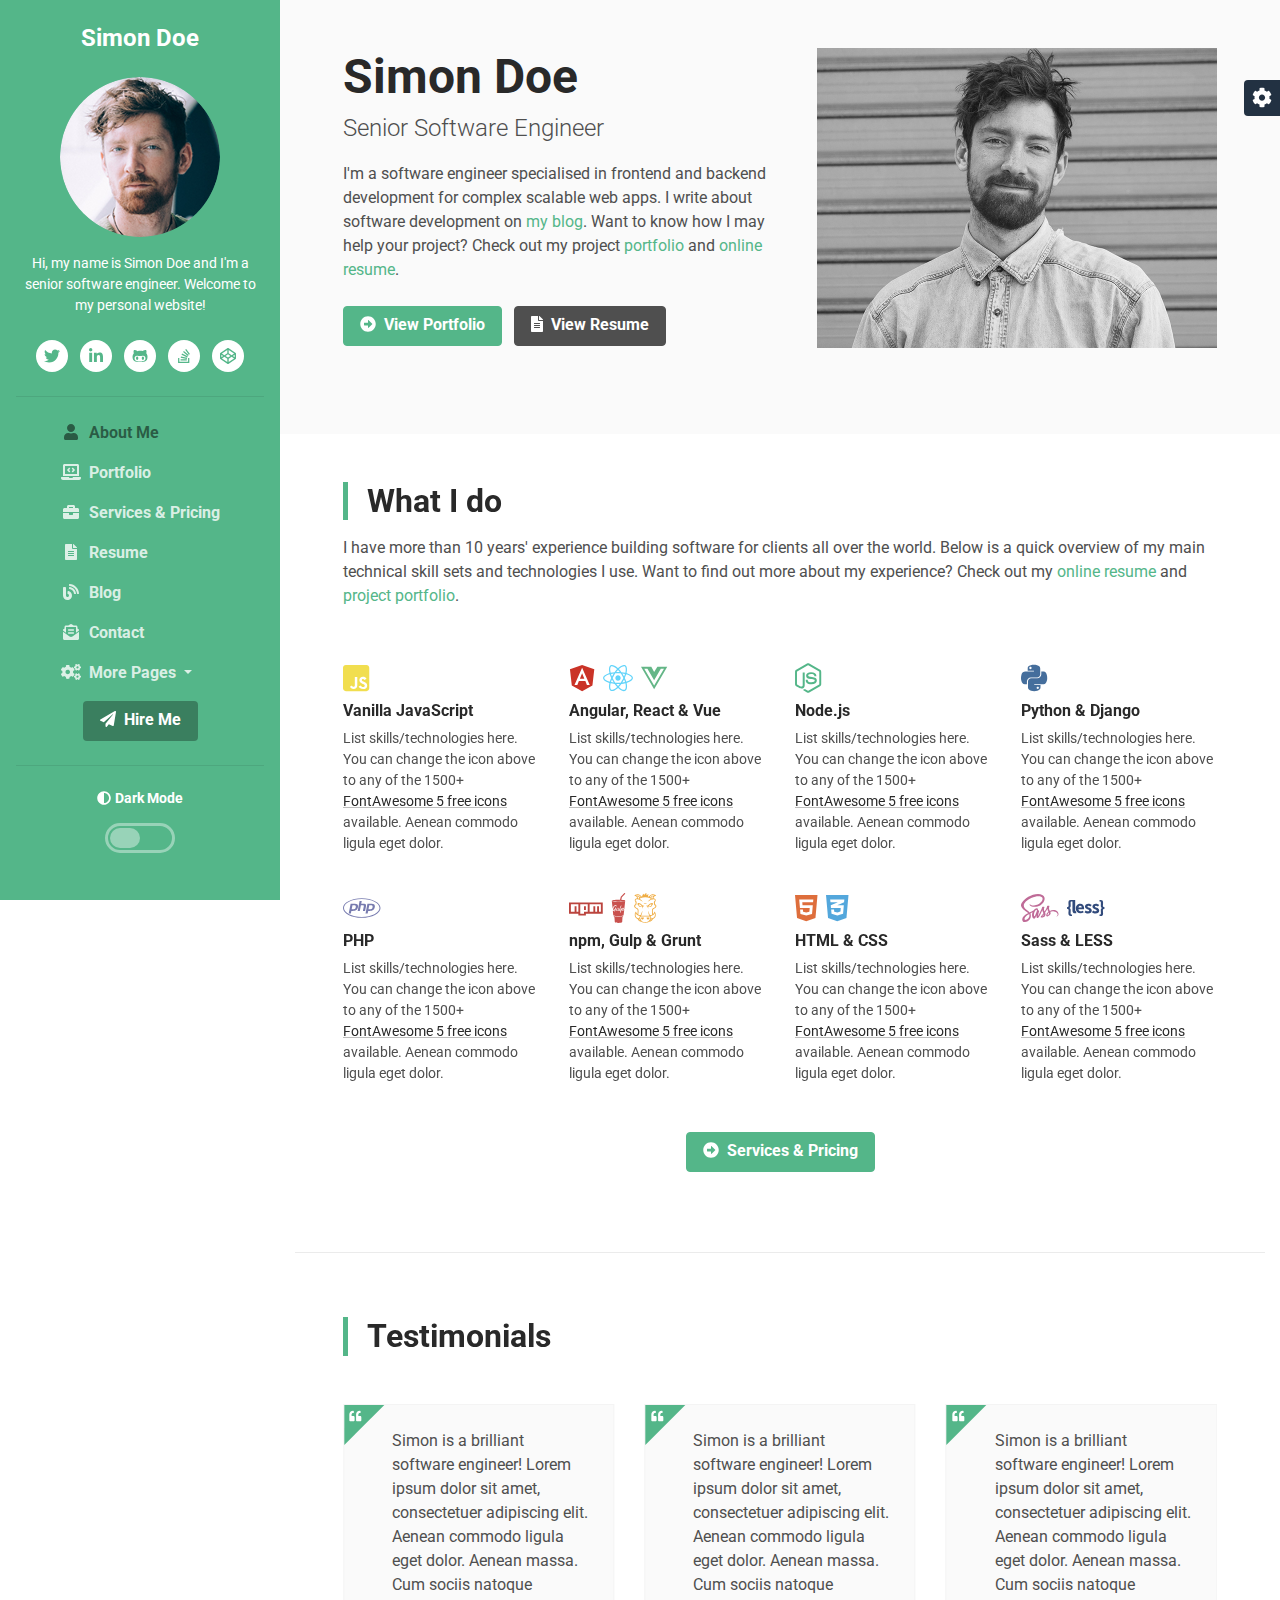
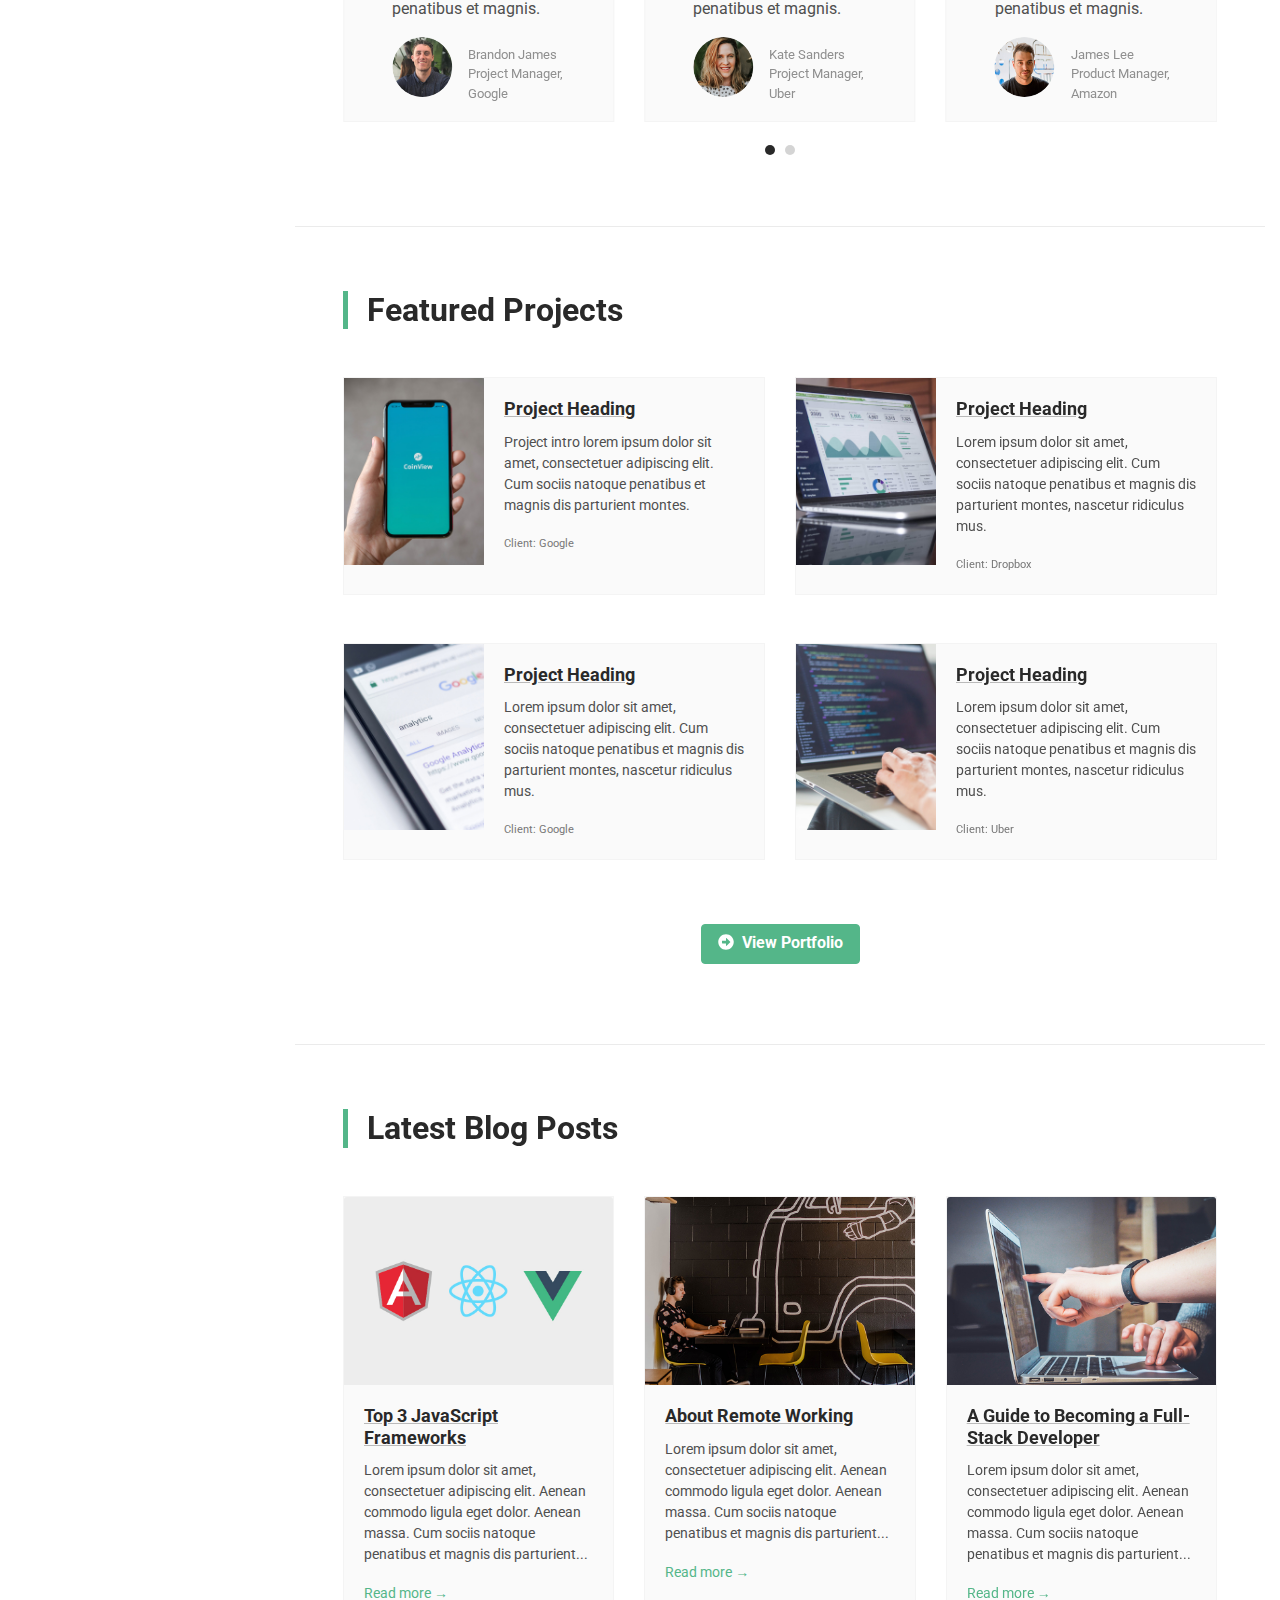
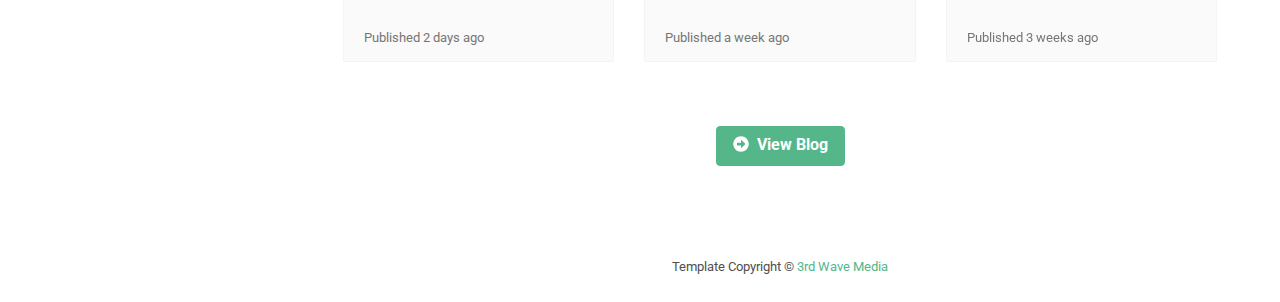
<file: themes.3rdwavemedia.com/devcard/bs4/index.html>
<!DOCTYPE html>
<html lang="en"> 

<!-- Mirrored from themes.3rdwavemedia.com/devcard/bs4/ by HTTrack Website Copier/3.x [XR&CO'2014], Tue, 22 Dec 2020 16:21:58 GMT -->
<head>
	<title>DevCard - Bootstrap 4 vCard &amp; Portfolio Template For Developers</title>
	
	<!-- Meta -->
	<meta charset="utf-8">
	<meta http-equiv="X-UA-Compatible" content="IE=edge">
	<meta name="viewport" content="width=device-width, initial-scale=1.0">
	<meta name="description" content="DevCard Bootstrap 4 Template">
	<meta name="author" content="Xiaoying Riley at 3rd Wave Media">    
	<link rel="shortcut icon" href="favicon.ico"> 
	
	<!-- Google Fonts -->
	<link href="https://fonts.googleapis.com/css?family=Roboto:300,400,500,700" rel="stylesheet">
	
	<!-- FontAwesome JS -->
    <script defer src="assets/fontawesome/js/all.js"></script>
    
    <!-- Plugin CSS -->
    <link rel="stylesheet" href="assets/plugins/tiny-slider/tiny-slider.css">

	<!-- Theme CSS -->  
	<link id="theme-style" rel="stylesheet" href="assets/css/theme-1.css">

</head> 

<body>
	
	<header class="header text-center">	    
		<div class="force-overflow">
			<h1 class="blog-name pt-lg-4 mb-0"><a href="index-2.html">Simon Doe</a></h1>
			
			<nav class="navbar navbar-expand-lg navbar-dark" >
				
				<button class="navbar-toggler" type="button" data-toggle="collapse" data-target="#navigation" aria-controls="navigation" aria-expanded="false" aria-label="Toggle navigation">
					<span class="navbar-toggler-icon"></span>
				</button>
				
				<div id="navigation" class="collapse navbar-collapse flex-column" >
					<div class="profile-section pt-3 pt-lg-0">
						<img class="profile-image mb-3 rounded-circle mx-auto" src="assets/images/profile.png" alt="image" >			
						
						<div class="bio mb-3">Hi, my name is Simon Doe and I'm a senior software engineer. Welcome to my personal website!</div><!--//bio-->
						<ul class="social-list list-inline py-2 mx-auto">
							<li class="list-inline-item"><a href="#"><i class="fab fa-twitter fa-fw"></i></a></li>
							<li class="list-inline-item"><a href="#"><i class="fab fa-linkedin-in fa-fw"></i></a></li>
							<li class="list-inline-item"><a href="#"><i class="fab fa-github-alt fa-fw"></i></a></li>
							<li class="list-inline-item"><a href="#"><i class="fab fa-stack-overflow fa-fw"></i></a></li>
							<li class="list-inline-item"><a href="#"><i class="fab fa-codepen fa-fw"></i></a></li>
						</ul><!--//social-list-->
						<hr> 
					</div><!--//profile-section-->
					
					<ul class="navbar-nav flex-column text-left">
						<li class="nav-item active">
							<a class="nav-link" href="index-2.html"><i class="fas fa-user fa-fw mr-2"></i>About Me<span class="sr-only">(current)</span></a>
						</li>
						<li class="nav-item">
							<a class="nav-link" href="portfolio.html"><i class="fas fa-laptop-code fa-fw mr-2"></i>Portfolio</a>
						</li>
						<li class="nav-item">
							<a class="nav-link" href="services.html"><i class="fas fa-briefcase fa-fw mr-2"></i>Services &amp; Pricing</a>
						</li>
						<li class="nav-item">
							<a class="nav-link" href="resume.html"><i class="fas fa-file-alt fa-fw mr-2"></i>Resume</a>
						</li>
						<li class="nav-item">
							<a class="nav-link" href="blog-home.html"><i class="fas fa-blog fa-fw mr-2"></i>Blog</a>
						</li>
						<li class="nav-item">
							<a class="nav-link" href="contact.html"><i class="fas fa-envelope-open-text fa-fw mr-2"></i>Contact</a>
						</li>
						<li class="nav-item dropdown">
							<a class="nav-link dropdown-toggle" href="#" id="navbarDropdown" role="button" data-toggle="dropdown" aria-haspopup="true" aria-expanded="false">
								<i class="fas fa-cogs fa-fw mr-2"></i>More Pages
							</a>
							<div class="dropdown-menu" aria-labelledby="navbarDropdown">
								<a class="dropdown-item" href="project.html">Project Page</a>
								<a class="dropdown-item" href="blog-home.html">Blog Home 1</a>
								<a class="dropdown-item" href="blog-home-alt.html">Blog Home 2</a>
								<a class="dropdown-item" href="blog-post.html">Blog Post</a>
							</div>
						</li>
					</ul>
					
					<div class="my-2">
						<a class="btn btn-primary" href="contact.html" target="_blank"><i class="fas fa-paper-plane mr-2"></i>Hire Me</a>
					</div>
					
	
					<div class="dark-mode-toggle text-center w-100">
						<hr class="mb-4">
					    <h4 class="toggle-name mb-3 "><i class="fas fa-adjust mr-1"></i>Dark Mode</h4>
					    
					    <input class="toggle" id="darkmode" type="checkbox">
					    <label class="toggle-btn mx-auto mb-0" for="darkmode"></label>
					    
					</div><!--//dark-mode-toggle-->
					
				</div>
			</nav>
		</div><!--//force-overflow-->
	</header>
	
	<div class="main-wrapper">
		
		<section class="about-me-section p-3 p-lg-5 theme-bg-light">
			<div class="container">
				<div class="profile-teaser media flex-column flex-lg-row">
					
					<div class="media-body">
						<h2 class="name font-weight-bold mb-1">Simon Doe</h2>
						<div class="tagline mb-3">Senior Software Engineer</div>
						<div class="bio mb-4">I'm a software engineer specialised in frontend and backend development for complex scalable web apps. I write about software development on <a class="link-on-bg" href="blog-home.html">my blog</a>. Want to know how I may help your project? Check out my project <a class="link-on-bg" href="projects.html">portfolio</a> and <a class="link-on-bg" href="resume.html">online resume</a>.
						</div><!--//bio-->
						<div class="mb-4">
							<a class="btn btn-primary mr-2 mb-3" href="portfolio.html"><i class="fas fa-arrow-alt-circle-right mr-2"></i><span class="d-none d-md-inline">View</span> Portfolio</a>
							<a class="btn btn-secondary mb-3" href="resume.html"><i class="fas fa-file-alt mr-2"></i><span class="d-none d-md-inline">View</span> Resume</a>
						</div>
					</div><!--//media-body-->
					<img class="profile-image mb-3 mb-lg-0 ml-lg-5 mr-md-0" src="assets/images/profile-lg.jpg" alt="">
				</div>
			</div>
		</section><!--//about-me-section-->
		
		<section class="overview-section p-3 p-lg-5">
			<div class="container">
				<h2 class="section-title font-weight-bold mb-3">What I do</h2>
				<div class="section-intro mb-5">I have more than 10 years' experience building software for clients all over the world. Below is a quick overview of my main technical skill sets and technologies I use. Want to find out more about my experience? Check out my <a href="resume.html">online resume</a> and <a href="portfolio.html">project portfolio</a>.</div>
				<div class="row">
					<div class="item col-6 col-lg-3">
						<div class="item-inner">
							<div class="item-icon"><i class="fab fa-js-square"></i></div>
							<h3 class="item-title">Vanilla JavaScript</h3>
							<div class="item-desc">List skills/technologies here. You can change the icon above to any of the 1500+ <a class="theme-link" href="https://fontawesome.com/" target="_blank">FontAwesome 5 free icons</a> available. Aenean commodo ligula eget dolor.</div>
						</div><!--//item-inner-->
					</div><!--//item-->
					<div class="item col-6 col-lg-3">
						<div class="item-inner">
							<div class="item-icon"><i class="fab fa-angular mr-2"></i><i class="fab fa-react mr-2"></i><i class="fab fa-vuejs"></i></div>
							<h3 class="item-title">Angular, React &amp;  Vue</h3>
							<div class="item-desc">List skills/technologies here. You can change the icon above to any of the 1500+ <a class="theme-link" href="https://fontawesome.com/" target="_blank">FontAwesome 5 free icons</a> available. Aenean commodo ligula eget dolor.  </div>
						</div><!--//item-inner-->
					</div><!--//item-->
					
					<div class="item col-6 col-lg-3">
						<div class="item-inner">
							<div class="item-icon"><i class="fab fa-node-js"></i></div>
							<h3 class="item-title">Node.js</h3>
							<div class="item-desc">List skills/technologies here. You can change the icon above to any of the 1500+ <a class="theme-link" href="https://fontawesome.com/" target="_blank">FontAwesome 5 free icons</a> available. Aenean commodo ligula eget dolor.  </div>
						</div><!--//item-inner-->
					</div><!--//item-->
					
					<div class="item col-6 col-lg-3">
						<div class="item-inner">
							<div class="item-icon"><i class="fab fa-python"></i></div>
							<h3 class="item-title">Python &amp; Django</h3>
							<div class="item-desc">List skills/technologies here. You can change the icon above to any of the 1500+ <a class="theme-link" href="https://fontawesome.com/" target="_blank">FontAwesome 5 free icons</a> available. Aenean commodo ligula eget dolor.  </div>
						</div><!--//item-inner-->
					</div><!--//item-->
					<div class="item col-6 col-lg-3">
						<div class="item-inner">
							<div class="item-icon"><i class="fab fa-php"></i></div>
							<h3 class="item-title">PHP</h3>
							<div class="item-desc">List skills/technologies here. You can change the icon above to any of the 1500+ <a class="theme-link" href="https://fontawesome.com/" target="_blank">FontAwesome 5 free icons</a> available. Aenean commodo ligula eget dolor.  </div>
						</div><!--//item-inner-->
					</div><!--//item-->
					<div class="item col-6 col-lg-3">
						<div class="item-inner">
							<div class="item-icon"><i class="fab fa-npm mr-2"></i><i class="fab fa-gulp mr-2"></i><i class="fab fa-grunt"></i></div>
							<h3 class="item-title">npm, Gulp &amp; Grunt</h3>
							<div class="item-desc">List skills/technologies here. You can change the icon above to any of the 1500+ <a class="theme-link" href="https://fontawesome.com/" target="_blank">FontAwesome 5 free icons</a> available. Aenean commodo ligula eget dolor.  </div>
						</div><!--//item-inner-->
					</div><!--//item-->
					<div class="item col-6 col-lg-3">
						<div class="item-inner">
							<div class="item-icon"><i class="fab fa-html5 mr-2"></i><i class="fab fa-css3-alt"></i></div>
							<h3 class="item-title">HTML &amp; CSS</h3>
							<div class="item-desc">List skills/technologies here. You can change the icon above to any of the 1500+ <a class="theme-link" href="https://fontawesome.com/" target="_blank">FontAwesome 5 free icons</a> available. Aenean commodo ligula eget dolor.  </div>
						</div><!--//item-inner-->
					</div><!--//item-->
					<div class="item col-6 col-lg-3">
						<div class="item-inner">
							<div class="item-icon"><i class="fab fa-sass mr-2"></i><i class="fab fa-less"></i></div>
							<h3 class="item-title">Sass &amp; LESS</h3>
							<div class="item-desc">List skills/technologies here. You can change the icon above to any of the 1500+ <a class="theme-link" href="https://fontawesome.com/" target="_blank">FontAwesome 5 free icons</a> available. Aenean commodo ligula eget dolor.  </div>
						</div><!--//item-inner-->
					</div><!--//item-->
				</div><!--//row-->
				<div class="text-center py-3"><a href="services.html" class="btn btn-primary"><i class="fas fa-arrow-alt-circle-right mr-2"></i>Services &amp; Pricing
					
				</a></div>
				
			</div><!--//container-->
		</section>
		
		<div class="container"><hr></div>
		
		<section class="testimonials-section p-3 p-lg-5">
			<div class="container">
				<h2 class="section-title font-weight-bold mb-5">Testimonials</h2>
				
				<div class="testiomonial-carousel-container">
					<div class="testimonial-carousel  tiny-slider">
	                    <div class="item">
							<div class="item-inner">
								<div class="quote-holder">
									<blockquote class="quote-content">
										Simon is a brilliant software engineer! Lorem ipsum dolor sit amet, consectetuer adipiscing elit. Aenean commodo ligula eget dolor. Aenean massa. Cum sociis natoque penatibus et magnis.
									</blockquote>
									<i class="fas fa-quote-left"></i>
								</div><!--//quote-holder-->
								<div class="source-holder">
									<div class="source-profile">
										<img src="assets/images/clients/profile-1.png" alt="image"/>
									</div>
									<div class="meta">
										<div class="name">Brandon James</div>
										<div class="info">Project Manager, Google</div>
									</div>
								</div>
							</div><!--//item-inner-->
						</div><!--//item-->
						
						<div class="item">
							<div class="item-inner">
								<div class="quote-holder">
									<blockquote class="quote-content">
										Simon is a brilliant software engineer! Lorem ipsum dolor sit amet, consectetuer adipiscing elit. Aenean commodo ligula eget dolor. Aenean massa. Cum sociis natoque penatibus et magnis.
									</blockquote>
									<i class="fas fa-quote-left"></i>
								</div><!--//quote-holder-->
								<div class="source-holder">
									<div class="source-profile">
										<img src="assets/images/clients/profile-2.png" alt="image"/>
									</div>
									<div class="meta">
										<div class="name">Kate Sanders</div>
										<div class="info">Project Manager, Uber</div>
									</div>
								</div>
							</div><!--//item-inner-->
						</div><!--//item-->
						
						<div class="item">
							<div class="item-inner">
								<div class="quote-holder">
									<blockquote class="quote-content">
										Simon is a brilliant software engineer! Lorem ipsum dolor sit amet, consectetuer adipiscing elit. Aenean commodo ligula eget dolor. Aenean massa. Cum sociis natoque penatibus et magnis.
									</blockquote>
									<i class="fas fa-quote-left"></i>
								</div><!--//quote-holder-->
								<div class="source-holder">
									<div class="source-profile">
										<img src="assets/images/clients/profile-3.png" alt="image"/>
									</div>
									<div class="meta">
										<div class="name">James Lee</div>
										<div class="info">Product Manager, Amazon</div>
									</div>
								</div>
						    </div><!--//item-inner-->
						</div><!--//item-->
						
						<div class="item">
							<div class="item-inner">
								<div class="quote-holder">
									<blockquote class="quote-content">
										Simon is a brilliant software engineer! Lorem ipsum dolor sit amet, consectetuer adipiscing elit. Aenean commodo ligula eget dolor. Aenean massa. Cum sociis natoque penatibus et magnis.
									</blockquote>
									<i class="fas fa-quote-left"></i>
								</div><!--//quote-holder-->
								<div class="source-holder">
									<div class="source-profile">
										<img src="assets/images/clients/profile-4.png" alt="image"/>
									</div>
									<div class="meta">
										<div class="name">James Lee</div>
										<div class="info">Product Manager, Amazon</div>
									</div>
								</div>
						    </div><!--//item-inner-->
						</div><!--//item-->
						
						<div class="item">
							<div class="item-inner">
								<div class="quote-holder">
									<blockquote class="quote-content">
										Simon is a brilliant software engineer! Lorem ipsum dolor sit amet, consectetuer adipiscing elit. Aenean commodo ligula eget dolor. Aenean massa. Cum sociis natoque penatibus et magnis.
									</blockquote>
									<i class="fas fa-quote-left"></i>
								</div><!--//quote-holder-->
								<div class="source-holder">
									<div class="source-profile">
										<img src="assets/images/clients/profile-5.png" alt="image"/>
									</div>
									<div class="meta">
										<div class="name">Olivia White</div>
										<div class="info">Product Manager, Dropbox</div>
									</div>
								</div>
						    </div><!--//item-inner-->
						</div><!--//item-->
						
						<div class="item">
							<div class="item-inner">
								<div class="quote-holder">
									<blockquote class="quote-content">
										Simon is a brilliant software engineer! Lorem ipsum dolor sit amet, consectetuer adipiscing elit. Aenean commodo ligula eget dolor. Aenean massa. Cum sociis natoque penatibus et magnis.
									</blockquote>
									<i class="fas fa-quote-left"></i>
								</div><!--//quote-holder-->
								<div class="source-holder">
									<div class="source-profile">
										<img src="assets/images/clients/profile-6.png" alt="image"/>
									</div>
									<div class="meta">
										<div class="name">Samuel Reyes</div>
										<div class="info">CTO, StartupHub</div>
									</div>
								</div>
						    </div><!--//item-inner-->
						</div><!--//item-->
					</div><!--//testimonial-carousel-->	
				</div><!--//testimonial-carousel-container-->	
			</div><!--//container-->
		</section><!--//testimonials-section-->
		
		<div class="container"><hr></div>
		
		<section class="featured-section p-3 p-lg-5">
			<div class="container">
				<h2 class="section-title font-weight-bold mb-5">Featured Projects</h2>
				<div class="row">
					<div class="col-md-6 mb-5">
						<div class="card project-card">
							<div class="row no-gutters">
								<div class="col-lg-4 card-img-holder">
									<img src="assets/images/project/project-1.jpg" class="card-img" alt="image">
								</div>
								<div class="col-lg-8">
									<div class="card-body">
										<h5 class="card-title"><a href="project.html" class="theme-link">Project Heading</a></h5>
										<p class="card-text">Project intro lorem ipsum dolor sit amet, consectetuer adipiscing elit. Cum sociis natoque penatibus et magnis dis parturient montes.</p>
										<p class="card-text"><small class="text-muted">Client: Google</small></p>
									</div>
								</div>
							</div>
							<div class="link-mask">
								<a class="link-mask-link" href="project.html"></a>
								<div class="link-mask-text">
									<a class="btn btn-secondary" href="project.html">
										<i class="fas fa-eye mr-2"></i>View Case Study
									</a>
								</div>
							</div><!--//link-mask-->
						</div><!--//card-->
					</div><!--//col-->
					<div class="col-md-6 mb-5">	
						<div class="card project-card">
							<div class="row no-gutters">
								<div class="col-lg-4 card-img-holder">
									<img src="assets/images/project/project-2.jpg" class="card-img" alt="image">
								</div>
								<div class="col-lg-8">
									<div class="card-body">
										<h5 class="card-title"><a href="project.html" class="theme-link">Project Heading</a></h5>
										<p class="card-text">Lorem ipsum dolor sit amet, consectetuer adipiscing elit. Cum sociis natoque penatibus et magnis dis parturient montes, nascetur ridiculus mus. </p>
										<p class="card-text"><small class="text-muted">Client: Dropbox</small></p>
									</div>
								</div>
							</div>
							<div class="link-mask">
								<a class="link-mask-link" href="project.html"></a>
								<div class="link-mask-text">
									<a class="btn btn-secondary" href="project.html">
										<i class="fas fa-eye mr-2"></i>View Case Study
									</a>
								</div>
							</div><!--//link-mask-->
						</div><!--//card-->
					</div><!--//col-->
					<div class="col-md-6 mb-5">
						<div class="card project-card">
							<div class="row no-gutters">
								<div class="col-lg-4 card-img-holder">
									<img src="assets/images/project/project-3.jpg" class="card-img" alt="image">
								</div>
								<div class="col-lg-8">
									<div class="card-body">
										<h5 class="card-title"><a href="project.html" class="theme-link">Project Heading</a></h5>
										<p class="card-text">Lorem ipsum dolor sit amet, consectetuer adipiscing elit. Cum sociis natoque penatibus et magnis dis parturient montes, nascetur ridiculus mus. </p>
										<p class="card-text"><small class="text-muted">Client: Google</small></p>
									</div>
								</div>
							</div>
							<div class="link-mask">
								<a class="link-mask-link" href="project.html"></a>
								<div class="link-mask-text">
									<a class="btn btn-secondary" href="project.html">
										<i class="fas fa-eye mr-2"></i>View Case Study
									</a>
								</div>
							</div><!--//link-mask-->
						</div><!--//card-->
					</div><!--//col-->
					<div class="col-md-6 mb-5">
						<div class="card project-card">
							<div class="row no-gutters">
								<div class="col-lg-4 card-img-holder">
									<img src="assets/images/project/project-4.jpg" class="card-img" alt="image">
								</div>
								<div class="col-lg-8">
									<div class="card-body">
										<h5 class="card-title"><a href="project.html" class="theme-link">Project Heading</a></h5>
										<p class="card-text">Lorem ipsum dolor sit amet, consectetuer adipiscing elit. Cum sociis natoque penatibus et magnis dis parturient montes, nascetur ridiculus mus. </p>
										<p class="card-text"><small class="text-muted">Client: Uber</small></p>
									</div>
								</div>
							</div>
							<div class="link-mask">
								<a class="link-mask-link" href="project.html"></a>
								<div class="link-mask-text">
									<a class="btn btn-secondary" href="project.html">
										<i class="fas fa-eye mr-2"></i>View Case Study
									</a>
								</div>
							</div><!--//link-mask-->
						</div><!--//card-->
					</div><!--//col-->
				</div><!--//row-->
				<div class="text-center py-3"><a href="portfolio.html" class="btn btn-primary"><i class="fas fa-arrow-alt-circle-right mr-2"></i>View Portfolio</a></div>
				
			</div><!--//container-->
		</section><!--//featured-section-->
		
		<div class="container"><hr></div>
		
		<section class="latest-blog-section p-3 p-lg-5">
			<div class="container">
				<h2 class="section-title font-weight-bold mb-5">Latest Blog Posts</h2>
				<div class="row">
					<div class="col-md-4 mb-5">
						<div class="card blog-post-card">
							<img class="card-img-top" src="assets/images/blog/blog-post-thumb-card-1.jpg" alt="image">
							<div class="card-body">
								<h5 class="card-title"><a class="theme-link" href="blog-post.html">Top 3 JavaScript Frameworks</a></h5>
								<p class="card-text">Lorem ipsum dolor sit amet, consectetuer adipiscing elit. Aenean commodo ligula eget dolor. Aenean massa. Cum sociis natoque penatibus et magnis dis parturient...</p>
								<p class="mb-0"><a class="more-link" href="blog-post.html">Read more &rarr;</a></p>
								
							</div>
							<div class="card-footer">
								<small class="text-muted">Published 2 days ago</small>
							</div>
						</div><!--//card-->
					</div><!--//col-->
					<div class="col-md-4 mb-5">
						<div class="card blog-post-card">
							<img class="card-img-top" src="assets/images/blog/blog-post-thumb-card-2.jpg" alt="image">
							<div class="card-body">
								<h5 class="card-title"><a class="theme-link" href="blog-post.html">About Remote Working</a></h5>
								<p class="card-text">Lorem ipsum dolor sit amet, consectetuer adipiscing elit. Aenean commodo ligula eget dolor. Aenean massa. Cum sociis natoque penatibus et magnis dis parturient...</p>
								<p class="mb-0"><a class="more-link" href="blog-post.html">Read more &rarr;</a></p>
							</div>
							<div class="card-footer">
								<small class="text-muted">Published a week ago</small>
								
							</div>
						</div><!--//card-->
					</div><!--//col-->
					<div class="col-md-4 mb-5">
						<div class="card blog-post-card">
							<img class="card-img-top" src="assets/images/blog/blog-post-thumb-card-3.jpg" alt="image">
							<div class="card-body">
								<h5 class="card-title"><a class="theme-link" href="blog-post.html">A Guide to Becoming a Full-Stack Developer</a></h5>
								<p class="card-text">Lorem ipsum dolor sit amet, consectetuer adipiscing elit. Aenean commodo ligula eget dolor. Aenean massa. Cum sociis natoque penatibus et magnis dis parturient...</p>
								<p class="mb-0"><a class="more-link" href="blog-post.html">Read more &rarr;</a></p>
							</div>
							<div class="card-footer">
								<small class="text-muted">Published 3 weeks ago</small>
							</div>
						</div><!--//card-->
					</div><!--//col-->
				</div><!--//row-->
				<div class="text-center py-3"><a href="blog-home.html" class="btn btn-primary"><i class="fas fa-arrow-alt-circle-right mr-2"></i>View Blog</a></div>
			</div><!--//container-->
			
		</section><!--//latest-blog-section-->

		<footer class="footer text-center py-4">
			<small class="copyright">Template Copyright &copy; <a href="https://themes.3rdwavemedia.com/" target="_blank">3rd Wave Media</a></small>
		</footer>
		
	</div><!--//main-wrapper-->

	<!-- *****CONFIGURE STYLE (REMOVE ON YOUR PRODUCTION SITE)****** -->  
	<div id="config-panel" class="config-panel d-none d-lg-block">
		<div class="panel-inner">
			<a id="config-trigger" class="config-trigger config-panel-hide text-center" href="#"><i class="fas fa-cog mx-auto" data-fa-transform="down-6" ></i></a>
			<h5 class="panel-title">Choose Colour</h5>
			<ul id="color-options" class="list-inline mb-0">
				<li class="theme-1 active list-inline-item"><a data-style="assets/css/theme-1.css" href="#"></a></li>
				<li class="theme-2  list-inline-item"><a data-style="assets/css/theme-2.css" href="#"></a></li>
				<li class="theme-3  list-inline-item"><a data-style="assets/css/theme-3.css" href="#"></a></li>
				<li class="theme-4  list-inline-item"><a data-style="assets/css/theme-4.css" href="#"></a></li>
				<li class="theme-5  list-inline-item"><a data-style="assets/css/theme-5.css" href="#"></a></li>
				<li class="theme-6  list-inline-item"><a data-style="assets/css/theme-6.css" href="#"></a></li>
				<li class="theme-7  list-inline-item"><a data-style="assets/css/theme-7.css" href="#"></a></li>
				<li class="theme-8  list-inline-item"><a data-style="assets/css/theme-8.css" href="#"></a></li>
				<li class="theme-9  list-inline-item"><a data-style="assets/css/theme-9.css" href="#"></a></li>
				<li class="theme-10  list-inline-item"><a data-style="assets/css/theme-10.css" href="#"></a></li>
			</ul>
			<a id="config-close" class="close" href="#"><i class="fa fa-times-circle"></i></a>
		</div><!--//panel-inner-->
	</div><!--//configure-panel-->

	<!-- Javascript -->          
	<script src="assets/plugins/jquery-3.4.1.min.js"></script>
	<script src="assets/plugins/popper.min.js"></script> 
	<script src="assets/plugins/bootstrap/js/bootstrap.min.js"></script>
	
	<script src="assets/plugins/tiny-slider/min/tiny-slider.js"></script>
	<script src="assets/js/testimonials.js"></script>


	<!-- Style Switcher (REMOVE ON YOUR PRODUCTION SITE) -->
	<script src="assets/js/demo/style-switcher.js"></script>  
	
	<!-- Dark Mode -->
	<script src="assets/plugins/js-cookie.min.js"></script>
	<script src="assets/js/dark-mode.js"></script>   
	
</body>

<!-- Mirrored from themes.3rdwavemedia.com/devcard/bs4/ by HTTrack Website Copier/3.x [XR&CO'2014], Tue, 22 Dec 2020 16:22:36 GMT -->
</html>
</file>
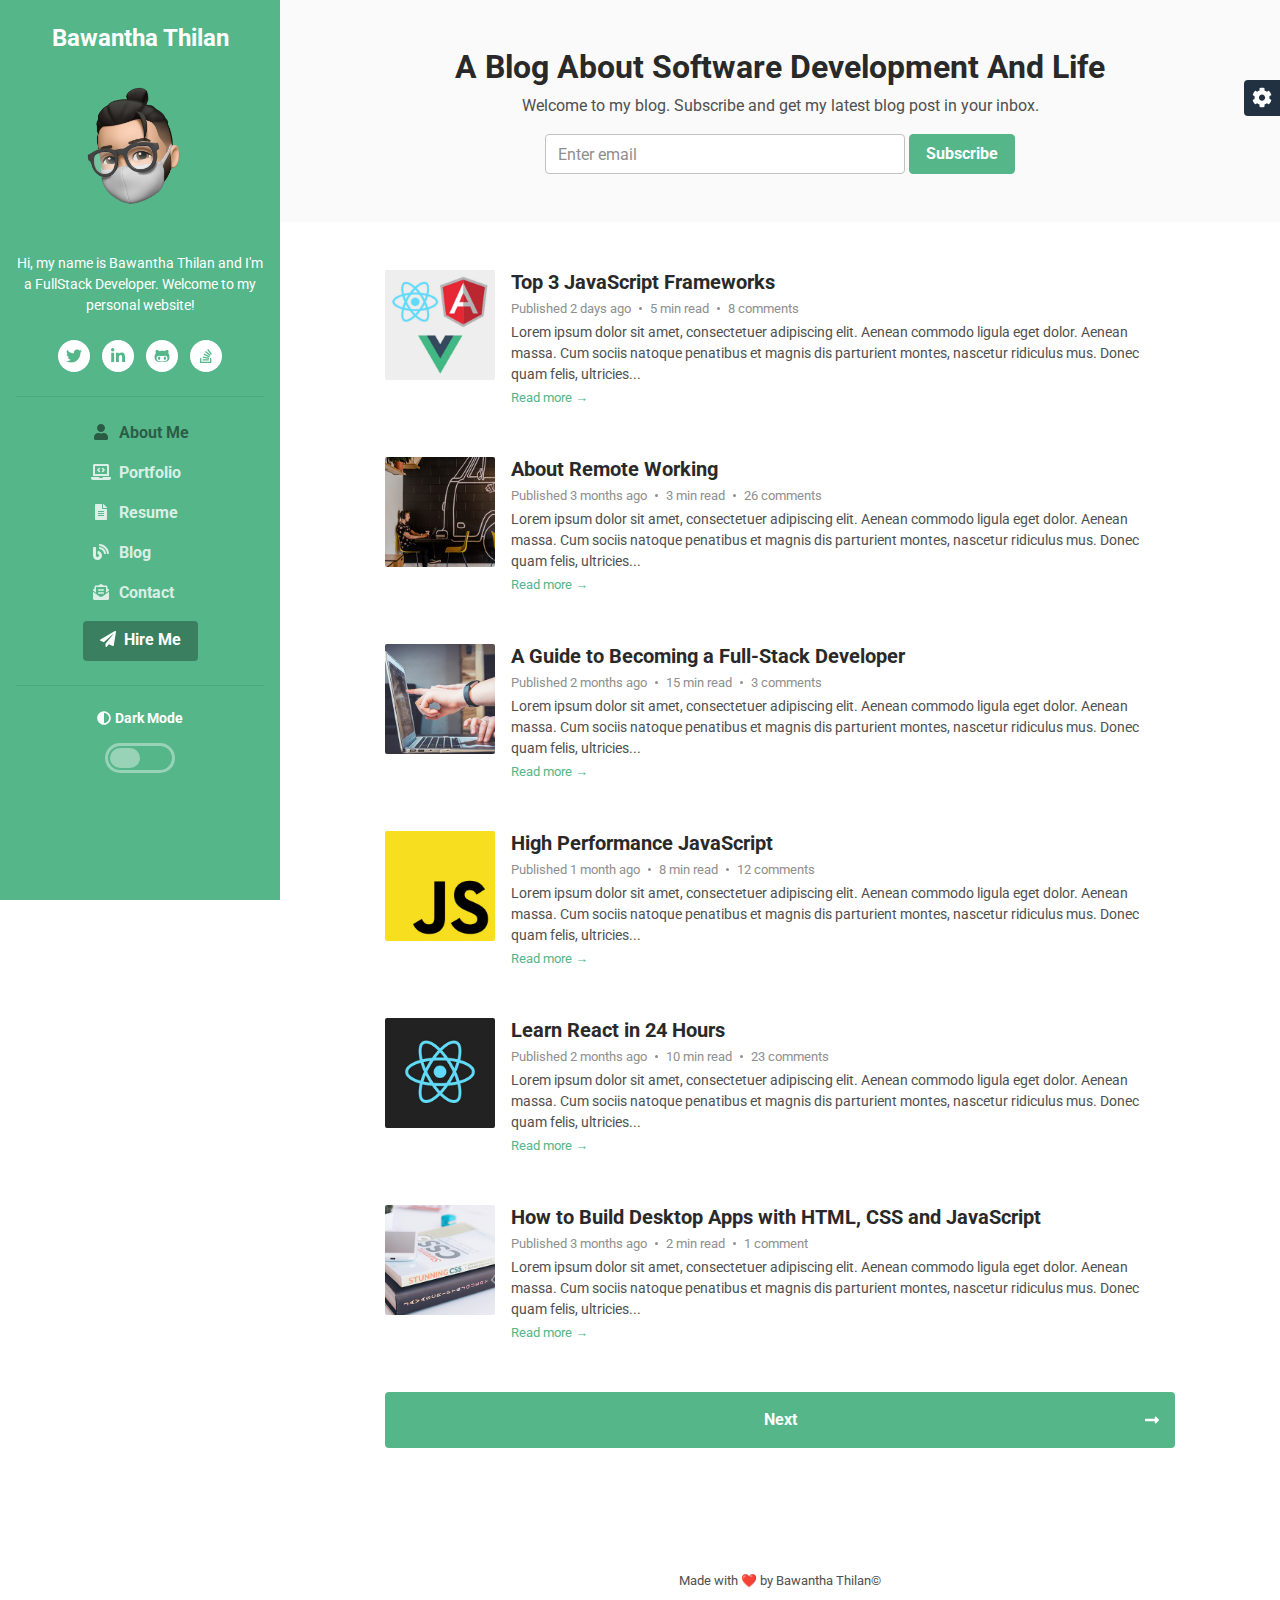
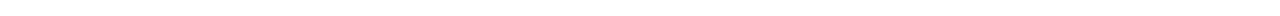
<file: blog-home-alt.html>
<!DOCTYPE html>
<html lang="en"> 

<!-- Mirrored from themes.3rdwavemedia.com/devcard/bs4/blog-home-alt.html by HTTrack Website Copier/3.x [XR&CO'2014], Tue, 22 Dec 2020 16:22:52 GMT -->
<head>
	<title>Bawantha Thilan</title>
	
	<!-- Meta -->
	<meta charset="utf-8">
	<meta http-equiv="X-UA-Compatible" content="IE=edge">
	<meta name="viewport" content="width=device-width, initial-scale=1.0">
	<meta name="description" content="Bawantha Thilan">
	<meta name="author" content="Bawantha Thilan">    
	<link rel="shortcut icon" href="favicon.ico"> 
    
    <!-- Google Fonts -->
	<link href="https://fonts.googleapis.com/css?family=Roboto:300,400,500,700" rel="stylesheet">
    
    <!-- FontAwesome JS -->
    <script defer src="assets/fontawesome/js/all.js"></script>
    
    <!-- Theme CSS -->  
    <link id="theme-style" rel="stylesheet" href="assets/css/theme-1.css">

</head> 

<body>
    
    <header class="header text-center">	    
		<div class="force-overflow">
			<h1 class="blog-name pt-lg-4 mb-0"><a href="index-2.html">Bawantha Thilan</a></h1>
			
			<nav class="navbar navbar-expand-lg navbar-dark" >
				
				<button class="navbar-toggler" type="button" data-toggle="collapse" data-target="#navigation" aria-controls="navigation" aria-expanded="false" aria-label="Toggle navigation">
					<span class="navbar-toggler-icon"></span>
				</button>
				
				<div id="navigation" class="collapse navbar-collapse flex-column" >
					<div class="profile-section pt-3 pt-lg-0">
						<img class="profile-image mb-3 rounded-circle mx-auto" src="assets/images/profile.png" alt="image" >			
						
						<div class="bio mb-3">Hi, my name is Bawantha Thilan and I'm a FullStack Developer. Welcome to my personal website!</div><!--//bio-->
						<ul class="social-list list-inline py-2 mx-auto">
							<li class="list-inline-item"><a href="https://twitter.com/ThilanBawantha"><i class="fab fa-twitter fa-fw"></i></a></li>
							<li class="list-inline-item"><a href="https://www.linkedin.com/in/bawanthathilan/"><i class="fab fa-linkedin-in fa-fw"></i></a></li>
							<li class="list-inline-item"><a href="https://github.com/Bawanthathilan"><i class="fab fa-github-alt fa-fw"></i></a></li>
							<li class="list-inline-item"><a href="https://stackoverflow.com/users/9825931/bawantha-rathnayaka"><i class="fab fa-stack-overflow fa-fw"></i></a></li>
						</ul><!--//social-list-->
						<hr> 
					</div><!--//profile-section-->
					
					<ul class="navbar-nav flex-column text-left">
						<li class="nav-item active">
							<a class="nav-link" href="index-2.html"><i class="fas fa-user fa-fw mr-2"></i>About Me<span class="sr-only">(current)</span></a>
						</li>
						<li class="nav-item">
							<a class="nav-link" href="portfolio.html"><i class="fas fa-laptop-code fa-fw mr-2"></i>Portfolio</a>
						</li>
						
						<li class="nav-item">
							<a class="nav-link" href="BawanthaThilan.pdf"><i class="fas fa-file-alt fa-fw mr-2"></i>Resume</a>
						</li>
						<li class="nav-item">
							<a class="nav-link" href="https://bawantharathnayaka.medium.com/"><i class="fas fa-blog fa-fw mr-2"></i>Blog</a>
						</li>
						<li class="nav-item">
							<a class="nav-link" href="contact.html"><i class="fas fa-envelope-open-text fa-fw mr-2"></i>Contact</a>
						</li>
						<!-- <li class="nav-item dropdown">
							<a class="nav-link dropdown-toggle" href="#" id="navbarDropdown" role="button" data-toggle="dropdown" aria-haspopup="true" aria-expanded="false">
								<i class="fas fa-cogs fa-fw mr-2"></i>More Pages
							</a>
							<div class="dropdown-menu" aria-labelledby="navbarDropdown">
								<a class="dropdown-item" href="project.html">Project Page</a>
								<a class="dropdown-item" href="blog-home.html">Blog Home 1</a>
								<a class="dropdown-item" href="blog-home-alt.html">Blog Home 2</a>
								<a class="dropdown-item" href="blog-post.html">Blog Post</a>
							</div>
						</li> -->
					</ul>
					
					<div class="my-2">
						<a class="btn btn-primary" href="contact.html" target="_blank"><i class="fas fa-paper-plane mr-2"></i>Hire Me</a>
					</div>
					
	
					<div class="dark-mode-toggle text-center w-100">
						<hr class="mb-4">
					    <h4 class="toggle-name mb-3 "><i class="fas fa-adjust mr-1"></i>Dark Mode</h4>
					    
					    <input class="toggle" id="darkmode" type="checkbox">
					    <label class="toggle-btn mx-auto mb-0" for="darkmode"></label>
					    
					</div><!--//dark-mode-toggle-->
				</div>
			</nav>
		</div><!--//force-overflow-->
	</header>
	    
    <div class="main-wrapper">
	    <section class="cta-section theme-bg-light py-5">
		    <div class="container text-center single-col-max-width">
			    <h2 class="heading">A Blog About Software Development And Life</h2>
			    <div class="intro">Welcome to my blog. Subscribe and get my latest blog post in your inbox.</div>
			    <form class="signup-form form-inline justify-content-center pt-3">
                    <div class="form-group">
                        <label class="sr-only" for="semail">Your email</label>
                        <input type="email" id="semail" name="semail1" class="form-control mr-md-1 semail" placeholder="Enter email">
                    </div>
                    <button type="submit" class="btn btn-primary">Subscribe</button>
                </form>
		    </div><!--//container-->
	    </section>
	    <section class="blog-list px-3 py-5 p-md-5">
		    <div class="container single-col-max-width">
			    <div class="item mb-5">
				    <div class="media">
					    <img class="mr-3 img-fluid post-thumb d-none d-md-flex" src="assets/images/blog/blog-post-thumb-1.jpg" alt="image">
					    <div class="media-body">
						    <h3 class="title mb-1"><a href="blog-post.html">Top 3 JavaScript Frameworks</a></h3>
						    <div class="meta mb-1"><span class="date">Published 2 days ago</span><span class="time">5 min read</span><span class="comment"><a href="#">8 comments</a></span></div>
						    <div class="intro">Lorem ipsum dolor sit amet, consectetuer adipiscing elit. Aenean commodo ligula eget dolor. Aenean massa. Cum sociis natoque penatibus et magnis dis parturient montes, nascetur ridiculus mus. Donec quam felis, ultricies...</div>
						    <a class="more-link" href="blog-post.html">Read more &rarr;</a>
					    </div><!--//media-body-->
				    </div><!--//media-->
			    </div><!--//item-->
			    <div class="item mb-5">
				    <div class="media">
					    <img class="mr-3 img-fluid post-thumb d-none d-md-flex" src="assets/images/blog/blog-post-thumb-2.jpg" alt="image">
					    <div class="media-body">
						    <h3 class="title mb-1"><a href="blog-post.html">About Remote Working</a></h3>
						    <div class="meta mb-1"><span class="date">Published 3 months ago</span><span class="time">3 min read</span><span class="comment"><a href="#">26 comments</a></span></div>
						    <div class="intro">Lorem ipsum dolor sit amet, consectetuer adipiscing elit. Aenean commodo ligula eget dolor. Aenean massa. Cum sociis natoque penatibus et magnis dis parturient montes, nascetur ridiculus mus. Donec quam felis, ultricies...</div>
						    <a class="more-link" href="blog-post.html">Read more &rarr;</a>
					    </div><!--//media-body-->
				    </div><!--//media-->
			    </div><!--//item-->
			    
			    <div class="item mb-5">
				    <div class="media">
					    <img class="mr-3 img-fluid post-thumb d-none d-md-flex" src="assets/images/blog/blog-post-thumb-3.jpg" alt="image">
					    <div class="media-body">
						    <h3 class="title mb-1"><a href="blog-post.html">A Guide to Becoming a Full-Stack Developer</a></h3>
						    <div class="meta mb-1"><span class="date">Published 2 months ago</span><span class="time">15 min read</span><span class="comment"><a href="#">3 comments</a></span></div>
						    <div class="intro">Lorem ipsum dolor sit amet, consectetuer adipiscing elit. Aenean commodo ligula eget dolor. Aenean massa. Cum sociis natoque penatibus et magnis dis parturient montes, nascetur ridiculus mus. Donec quam felis, ultricies...</div>
						    <a class="more-link" href="blog-post.html">Read more &rarr;</a>
					    </div><!--//media-body-->
				    </div><!--//media-->
			    </div><!--//item-->
			    
			    <div class="item mb-5">
				    <div class="media">
					    <img class="mr-3 img-fluid post-thumb d-none d-md-flex" src="assets/images/blog/blog-post-thumb-4.jpg" alt="image">
					    <div class="media-body">
						    <h3 class="title mb-1"><a href="blog-post.html">High Performance JavaScript</a></h3>
						    <div class="meta mb-1"><span class="date">Published 1 month ago</span><span class="time">8 min read</span><span class="comment"><a href="#">12 comments</a></span></div>
						    <div class="intro">Lorem ipsum dolor sit amet, consectetuer adipiscing elit. Aenean commodo ligula eget dolor. Aenean massa. Cum sociis natoque penatibus et magnis dis parturient montes, nascetur ridiculus mus. Donec quam felis, ultricies...</div>
						    <a class="more-link" href="blog-post.html">Read more &rarr;</a>
					    </div><!--//media-body-->
				    </div><!--//media-->
			    </div><!--//item-->
			    
			    
			    <div class="item mb-5">
				    <div class="media">
					    <img class="mr-3 img-fluid post-thumb d-none d-md-flex" src="assets/images/blog/blog-post-thumb-5.jpg" alt="image">
					    <div class="media-body">
						    <h3 class="title mb-1"><a href="blog-post.html">Learn React in 24 Hours</a></h3>
						    <div class="meta mb-1"><span class="date">Published 2 months ago</span><span class="time">10 min read</span><span class="comment"><a href="#">23 comments</a></span></div>
						    <div class="intro">Lorem ipsum dolor sit amet, consectetuer adipiscing elit. Aenean commodo ligula eget dolor. Aenean massa. Cum sociis natoque penatibus et magnis dis parturient montes, nascetur ridiculus mus. Donec quam felis, ultricies...</div>
						    <a class="more-link" href="blog-post.html">Read more &rarr;</a>
					    </div><!--//media-body-->
				    </div><!--//media-->
			    </div><!--//item-->
			    
			    <div class="item">
				    <div class="media">
					    <img class="mr-3 img-fluid post-thumb d-none d-md-flex" src="assets/images/blog/blog-post-thumb-6.jpg" alt="image">
					    <div class="media-body">
						    <h3 class="title mb-1"><a href="blog-post.html">How to Build Desktop Apps with HTML, CSS and JavaScript</a></h3>
						    <div class="meta mb-1"><span class="date">Published 3 months ago</span><span class="time">2 min read</span><span class="comment"><a href="#">1 comment</a></span></div>
						    <div class="intro">Lorem ipsum dolor sit amet, consectetuer adipiscing elit. Aenean commodo ligula eget dolor. Aenean massa. Cum sociis natoque penatibus et magnis dis parturient montes, nascetur ridiculus mus. Donec quam felis, ultricies...</div>
						    <a class="more-link" href="blog-post.html">Read more &rarr;</a>
					    </div><!--//media-body-->
				    </div><!--//media-->
			    </div><!--//item-->
			    
			    <nav class="blog-nav nav nav-justified my-5">
				  <a class="nav-link-prev nav-item nav-link d-none rounded-left" href="#">Previous<i class="arrow-prev fas fa-long-arrow-alt-left"></i></a>
				  <a class="nav-link-next nav-item nav-link rounded" href="#">Next<i class="arrow-next fas fa-long-arrow-alt-right"></i></a>
				</nav>
				
		    </div>
	    </section>
	    <footer class="footer text-center py-4">
			<small class="copyright">Made with ❤ by Bawantha Thilan&copy; <a href="https://themes.3rdwavemedia.com/" target="_blank"></a></small>
		</footer>
    
    </div><!--//main-wrapper-->
    
    <!-- *****CONFIGURE STYLE (REMOVE ON YOUR PRODUCTION SITE)****** -->  
	<div id="config-panel" class="config-panel d-none d-lg-block">
		<div class="panel-inner">
			<a id="config-trigger" class="config-trigger config-panel-hide text-center" href="#"><i class="fas fa-cog mx-auto" data-fa-transform="down-6" ></i></a>
			<h5 class="panel-title">Choose Colour</h5>
			<ul id="color-options" class="list-inline mb-0">
				<li class="theme-1 active list-inline-item"><a data-style="assets/css/theme-1.css" href="#"></a></li>
				<li class="theme-2  list-inline-item"><a data-style="assets/css/theme-2.css" href="#"></a></li>
				<li class="theme-3  list-inline-item"><a data-style="assets/css/theme-3.css" href="#"></a></li>
				<li class="theme-4  list-inline-item"><a data-style="assets/css/theme-4.css" href="#"></a></li>
				<li class="theme-5  list-inline-item"><a data-style="assets/css/theme-5.css" href="#"></a></li>
				<li class="theme-6  list-inline-item"><a data-style="assets/css/theme-6.css" href="#"></a></li>
				<li class="theme-7  list-inline-item"><a data-style="assets/css/theme-7.css" href="#"></a></li>
				<li class="theme-8  list-inline-item"><a data-style="assets/css/theme-8.css" href="#"></a></li>
				<li class="theme-9  list-inline-item"><a data-style="assets/css/theme-9.css" href="#"></a></li>
				<li class="theme-10  list-inline-item"><a data-style="assets/css/theme-10.css" href="#"></a></li>
			</ul>
			<a id="config-close" class="close" href="#"><i class="fa fa-times-circle"></i></a>
		</div><!--//panel-inner-->
	</div><!--//configure-panel-->

    <!-- Javascript -->          
    <script src="assets/plugins/jquery-3.4.1.min.js"></script>
    <script src="assets/plugins/popper.min.js"></script> 
    <script src="assets/plugins/bootstrap/js/bootstrap.min.js"></script> 
    
    <!-- Dark Mode -->
	<script src="assets/plugins/js-cookie.min.js"></script>
	<script src="assets/js/dark-mode.js"></script>

    <!-- Style Switcher (REMOVE ON YOUR PRODUCTION SITE) -->
    <script src="assets/js/demo/style-switcher.js"></script>     
    

</body>

<!-- Mirrored from themes.3rdwavemedia.com/devcard/bs4/blog-home-alt.html by HTTrack Website Copier/3.x [XR&CO'2014], Tue, 22 Dec 2020 16:22:58 GMT -->
</html>
</file>
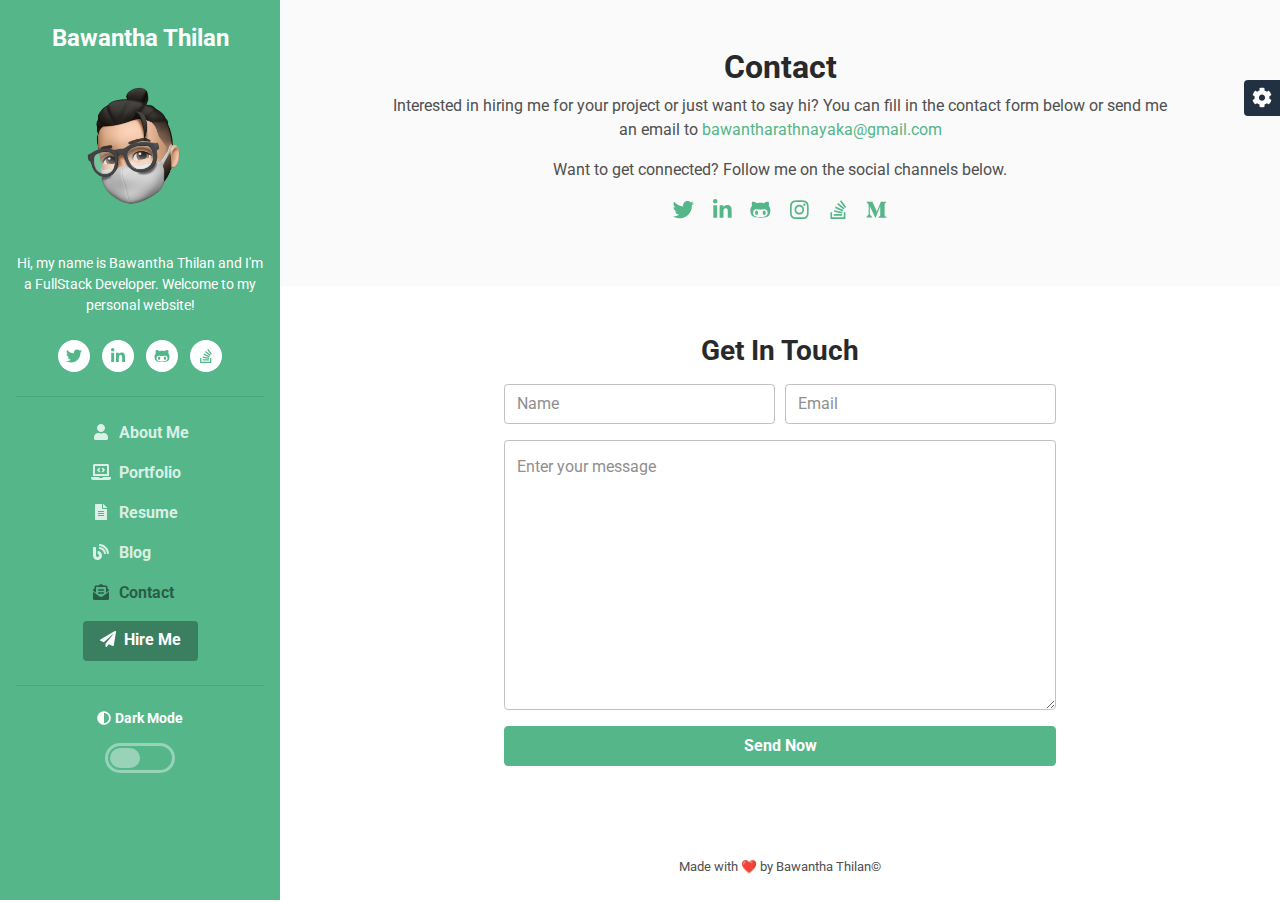
<file: contact.html>
<!DOCTYPE html>
<html lang="en"> 

<!-- Mirrored from themes.3rdwavemedia.com/devcard/bs4/contact.html by HTTrack Website Copier/3.x [XR&CO'2014], Tue, 22 Dec 2020 16:22:48 GMT -->
<head>
    <title>Bawantha Thilan</title>
    
    <!-- Meta -->
    <meta charset="utf-8">
    <meta http-equiv="X-UA-Compatible" content="IE=edge">
    <meta name="viewport" content="width=device-width, initial-scale=1.0">
    <meta name="description" content="DevCard Bootstrap 4 Template">
    <meta name="author" content="Xiaoying Riley at ">    
    <link rel="shortcut icon" href="favicon.ico"> 
    
    <!-- Google Fonts -->
	<link href="https://fonts.googleapis.com/css?family=Roboto:300,400,500,700" rel="stylesheet">
    
    <!-- FontAwesome JS -->
    <script defer src="assets/fontawesome/js/all.js"></script>
    
    <!-- Theme CSS -->  
    <link id="theme-style" rel="stylesheet" href="assets/css/theme-1.css">

</head> 

<body>
    
    <header class="header text-center">	    
		<div class="force-overflow">
			<h1 class="blog-name pt-lg-4 mb-0"><a href="index-2.html">Bawantha Thilan</a></h1>
			
			<nav class="navbar navbar-expand-lg navbar-dark" >
				
				<button class="navbar-toggler" type="button" data-toggle="collapse" data-target="#navigation" aria-controls="navigation" aria-expanded="false" aria-label="Toggle navigation">
					<span class="navbar-toggler-icon"></span>
				</button>
				
				<div id="navigation" class="collapse navbar-collapse flex-column" >
					<div class="profile-section pt-3 pt-lg-0">
						<img class="profile-image mb-3 rounded-circle mx-auto" src="assets/images/profile.png" alt="image" >			
						
						<div class="bio mb-3">Hi, my name is Bawantha Thilan and I'm a FullStack Developer. Welcome to my personal website!</div><!--//bio-->
						<ul class="social-list list-inline py-2 mx-auto">
							<li class="list-inline-item"><a href="https://twitter.com/ThilanBawantha"><i class="fab fa-twitter fa-fw"></i></a></li>
							<li class="list-inline-item"><a href="https://www.linkedin.com/in/bawanthathilan/"><i class="fab fa-linkedin-in fa-fw"></i></a></li>
							<li class="list-inline-item"><a href="https://github.com/Bawanthathilan"><i class="fab fa-github-alt fa-fw"></i></a></li>
							<li class="list-inline-item"><a href="https://stackoverflow.com/users/9825931/bawantha-rathnayaka"><i class="fab fa-stack-overflow fa-fw"></i></a></li>
						</ul><!--//social-list-->
						<hr> 
					</div><!--//profile-section-->
					
					<ul class="navbar-nav flex-column text-left">
						<li class="nav-item ">
							<a class="nav-link" href="index-2.html"><i class="fas fa-user fa-fw mr-2"></i>About Me<span class="sr-only">(current)</span></a>
						</li>
						<li class="nav-item">
							<a class="nav-link" href="portfolio.html"><i class="fas fa-laptop-code fa-fw mr-2"></i>Portfolio</a>
						</li>
		
						<li class="nav-item">
							<a class="nav-link" href="BawanthaThilan.pdf"><i class="fas fa-file-alt fa-fw mr-2"></i>Resume</a>
						</li>
						<li class="nav-item">
							<a class="nav-link" href="https://bawantharathnayaka.medium.com/"><i class="fas fa-blog fa-fw mr-2"></i>Blog</a>
						</li>
						<li class="nav-item active">
							<a class="nav-link" href="contact.html"><i class="fas fa-envelope-open-text fa-fw mr-2"></i>Contact</a>
						</li>
						<!-- <li class="nav-item dropdown">
							<a class="nav-link dropdown-toggle" href="#" id="navbarDropdown" role="button" data-toggle="dropdown" aria-haspopup="true" aria-expanded="false">
								<i class="fas fa-cogs fa-fw mr-2"></i>More Pages
							</a>
							<div class="dropdown-menu" aria-labelledby="navbarDropdown">
								<a class="dropdown-item" href="project.html">Project Page</a>
								<a class="dropdown-item" href="blog-home.html">Blog Home 1</a>
								<a class="dropdown-item" href="blog-home-alt.html">Blog Home 2</a>
								<a class="dropdown-item" href="blog-post.html">Blog Post</a>
							</div>
						</li> -->
					</ul>
					
					<div class="my-2">
						<a class="btn btn-primary" href="contact.html" target="_blank"><i class="fas fa-paper-plane mr-2"></i>Hire Me</a>
					</div>
					
	
					<div class="dark-mode-toggle text-center w-100">
						<hr class="mb-4">
					    <h4 class="toggle-name mb-3 "><i class="fas fa-adjust mr-1"></i>Dark Mode</h4>
					    
					    <input class="toggle" id="darkmode" type="checkbox">
					    <label class="toggle-btn mx-auto mb-0" for="darkmode"></label>
					    
					</div><!--//dark-mode-toggle-->
				</div>
			</nav>
		</div><!--//force-overflow-->
	</header>
	    
    <div class="main-wrapper">
	    <section class="cta-section theme-bg-light py-5">
		    <div class="container text-center single-col-max-width">
			    <h2 class="heading">Contact</h2>
			    <div class="intro">
			    <p>Interested in hiring me for your project or just want to say hi? You can fill in the contact form below or send me an email to <a href="mailto:#">bawantharathnayaka@gmail.com</a></p>
			    <p>Want to get connected? Follow me on the social channels below.</p>
			    <ul class="list-inline mb-0">
		            <li class="list-inline-item mb-3"><a class="twitter" href="#"><i class="fab fa-twitter fa-fw fa-lg"></i></a></li>
		            
	                <li class="list-inline-item mb-3"><a class="linkedin" href="#"><i class="fab fa-linkedin-in fa-fw fa-lg"></i></a></li>
	                <li class="list-inline-item mb-3"><a class="github" href="#"><i class="fab fa-github-alt fa-fw fa-lg"></i></a></li>
	                <li class="list-inline-item"><a class="instagram" href="#"><i class="fab fa-instagram fa-fw fa-lg"></i></a></li>
	                <li class="list-inline-item mb-3"><a class="stack-overflow" href="#"><i class="fab fa-stack-overflow fa-fw fa-lg"></i></a></li>
	                <li class="list-inline-item mb-3"><a class="medium" href="#"><i class="fab fa-medium-m fa-fw fa-lg"></i></a></li>
	                
	                
	                
	                <!--<li class="list-inline-item mb-3"><a class="facebook" href="#"><i class="fab fa-facebook-f fa-fw fa-lg"></i></a></li>-->
	                
	                
	            </ul><!--//social-list-->
			    
			</div><!--//container-->
	    </section>
	    <section class="contact-section px-3 py-5 p-md-5">
		    <div class="container">
			    <form id="contact-form" class="contact-form col-lg-8 mx-lg-auto" method="post" action="#">
			        <h3 class="text-center mb-3">Get In Touch</h3>
			        <div class="form-row">                                                           
		                <div class="form-group col-md-6">
		                    <label class="sr-only" for="cname">Name</label>
		                    <input type="text" class="form-control" id="cname" name="name" placeholder="Name" minlength="2" required="" aria-required="true">
		                </div>                    
		                <div class="form-group col-md-6">
		                    <label class="sr-only" for="cemail">Email</label>
		                    <input type="email" class="form-control" id="cemail" name="email" placeholder="Email" required="" aria-required="true">
		                </div>
		               
		                <div class="form-group col-12">
		                    <label class="sr-only" for="cmessage">Your message</label>
		                    <textarea class="form-control" id="cmessage" name="message" placeholder="Enter your message" rows="10" required="" aria-required="true"></textarea>
		                </div>
		                 <div class="form-group col-12">
		                    <button type="submit" class="btn btn-block btn-primary py-2">Send Now</button>
		                </div>                           
		            </div><!--//form-row-->
		        </form>
		    </div><!--//container-->
	    </section>
	    
	    <footer class="footer text-center py-4">
			<small class="copyright">Made with ❤ by Bawantha Thilan&copy; <a href="https://themes.3rdwavemedia.com/" target="_blank"></a></small>
		</footer>
    
    </div><!--//main-wrapper-->
    
    <!-- *****CONFIGURE STYLE (REMOVE ON YOUR PRODUCTION SITE)****** -->  
	<div id="config-panel" class="config-panel d-none d-lg-block">
		<div class="panel-inner">
			<a id="config-trigger" class="config-trigger config-panel-hide text-center" href="#"><i class="fas fa-cog mx-auto" data-fa-transform="down-6" ></i></a>
			<h5 class="panel-title">Choose Colour</h5>
			<ul id="color-options" class="list-inline mb-0">
				<li class="theme-1 active list-inline-item"><a data-style="assets/css/theme-1.css" href="#"></a></li>
				<li class="theme-2  list-inline-item"><a data-style="assets/css/theme-2.css" href="#"></a></li>
				<li class="theme-3  list-inline-item"><a data-style="assets/css/theme-3.css" href="#"></a></li>
				<li class="theme-4  list-inline-item"><a data-style="assets/css/theme-4.css" href="#"></a></li>
				<li class="theme-5  list-inline-item"><a data-style="assets/css/theme-5.css" href="#"></a></li>
				<li class="theme-6  list-inline-item"><a data-style="assets/css/theme-6.css" href="#"></a></li>
				<li class="theme-7  list-inline-item"><a data-style="assets/css/theme-7.css" href="#"></a></li>
				<li class="theme-8  list-inline-item"><a data-style="assets/css/theme-8.css" href="#"></a></li>
				<li class="theme-9  list-inline-item"><a data-style="assets/css/theme-9.css" href="#"></a></li>
				<li class="theme-10  list-inline-item"><a data-style="assets/css/theme-10.css" href="#"></a></li>
			</ul>
			<a id="config-close" class="close" href="#"><i class="fa fa-times-circle"></i></a>
		</div><!--//panel-inner-->
	</div><!--//configure-panel-->

    <!-- Javascript -->          
    <script src="assets/plugins/jquery-3.4.1.min.js"></script>
    <script src="assets/plugins/popper.min.js"></script> 
    <script src="assets/plugins/bootstrap/js/bootstrap.min.js"></script> 
    
    <!--Page Specific JS -->
    <script type="text/javascript" src="assets/plugins/jquery-validation/jquery.validate.min.js"></script> 

    <!-- Custom JS -->
    <script type="text/javascript" src="assets/js/form.js"></script>
    
    <!-- Dark Mode -->
	<script src="assets/plugins/js-cookie.min.js"></script>
	<script src="assets/js/dark-mode.js"></script>

    <!-- Style Switcher (REMOVE ON YOUR PRODUCTION SITE) -->
    <script src="assets/js/demo/style-switcher.js"></script>     
    

</body>

<!-- Mirrored from themes.3rdwavemedia.com/devcard/bs4/contact.html by HTTrack Website Copier/3.x [XR&CO'2014], Tue, 22 Dec 2020 16:22:50 GMT -->
</html>
</file>
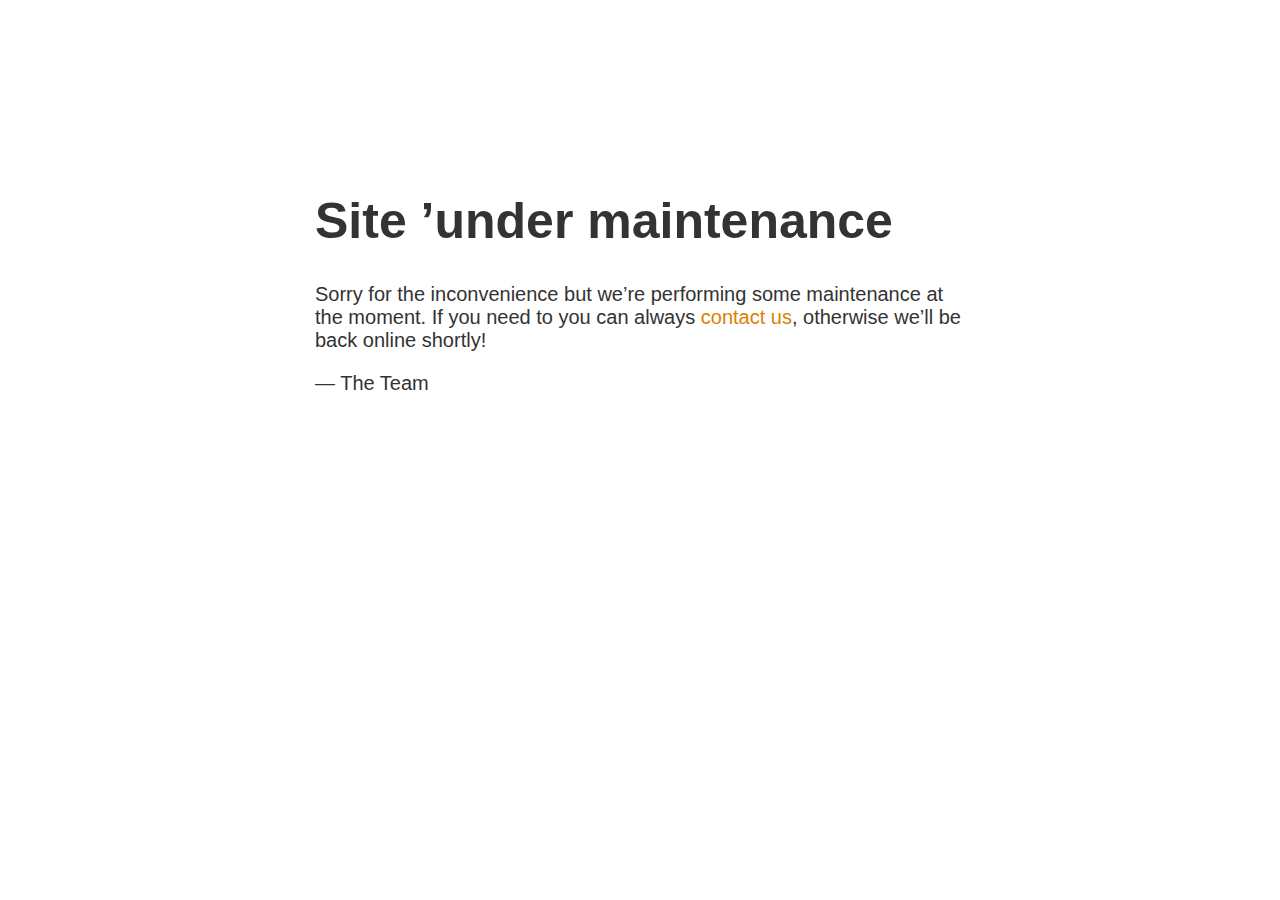
<file: main.html>
<!doctype html>
<title>Site Maintenance</title>
<style>
  body { text-align: center; padding: 150px; }
  h1 { font-size: 50px; }
  body { font: 20px Helvetica, sans-serif; color: #333; }
  article { display: block; text-align: left; width: 650px; margin: 0 auto; }
  a { color: #dc8100; text-decoration: none; }
  a:hover { color: #333; text-decoration: none; }
</style>

<article>
    <h1>Site &rsquo;under maintenance</h1>
    <div>
        <p>Sorry for the inconvenience but we&rsquo;re performing some maintenance at the moment. If you need to you can always <a href="mailto:bawantharathnayaka@gmail.com">contact us</a>, otherwise we&rsquo;ll be back online shortly!</p>
        <p>&mdash; The Team</p>
    </div>
</article>
</file>
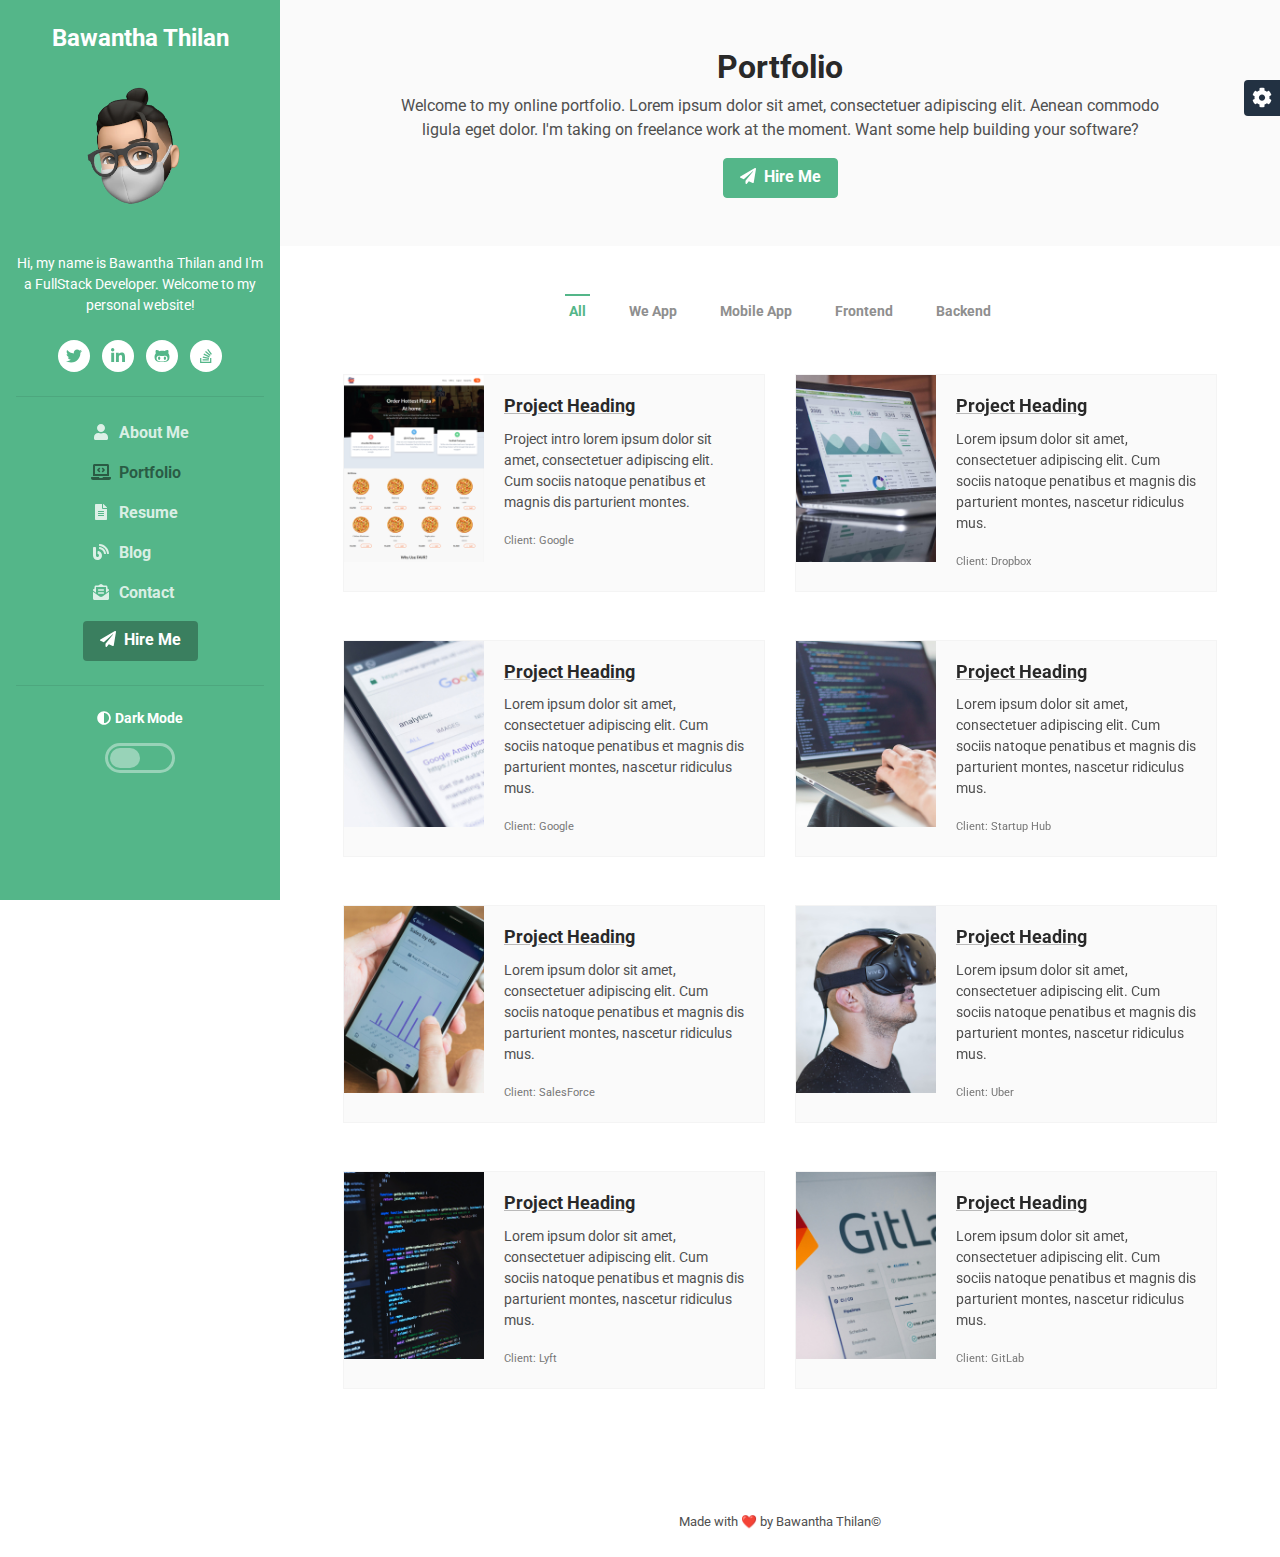
<file: portfolio.html>
<!DOCTYPE html>
<html lang="en"> 

<!-- Mirrored from themes.3rdwavemedia.com/devcard/bs4/portfolio.html by HTTrack Website Copier/3.x [XR&CO'2014], Tue, 22 Dec 2020 16:22:36 GMT -->
<head>
	<title>Bawantha Thilan</title>
	
	<!-- Meta -->
	<meta charset="utf-8">
	<meta http-equiv="X-UA-Compatible" content="IE=edge">
	<meta name="viewport" content="width=device-width, initial-scale=1.0">
	<meta name="description" content="Bawantha Thilan">
	<meta name="author" content="Bawantha Thilan">    
	<link rel="shortcut icon" href="favicon.ico">
    
    <!-- Google Fonts -->
	<link href="https://fonts.googleapis.com/css?family=Roboto:300,400,500,700" rel="stylesheet">
    
    <!-- FontAwesome JS -->
    <script defer src="assets/fontawesome/js/all.js"></script>
    
    <!-- Theme CSS -->  
    <link id="theme-style" rel="stylesheet" href="assets/css/theme-1.css">

</head> 

<body>
    
    <header class="header text-center">	    
		<div class="force-overflow">
			<h1 class="blog-name pt-lg-4 mb-0"><a href="index-2.html">Bawantha Thilan</a></h1>
			
			<nav class="navbar navbar-expand-lg navbar-dark" >
				
				<button class="navbar-toggler" type="button" data-toggle="collapse" data-target="#navigation" aria-controls="navigation" aria-expanded="false" aria-label="Toggle navigation">
					<span class="navbar-toggler-icon"></span>
				</button>
				
				<div id="navigation" class="collapse navbar-collapse flex-column" >
					<div class="profile-section pt-3 pt-lg-0">
						<img class="profile-image mb-3 rounded-circle mx-auto" src="assets/images/profile.png" alt="image" >			
						
						<div class="bio mb-3">Hi, my name is Bawantha Thilan and I'm a FullStack Developer. Welcome to my personal website!</div><!--//bio-->
						<ul class="social-list list-inline py-2 mx-auto">
							<li class="list-inline-item"><a href="https://twitter.com/ThilanBawantha"><i class="fab fa-twitter fa-fw"></i></a></li>
							<li class="list-inline-item"><a href="https://www.linkedin.com/in/bawanthathilan/"><i class="fab fa-linkedin-in fa-fw"></i></a></li>
							<li class="list-inline-item"><a href="https://github.com/Bawanthathilan"><i class="fab fa-github-alt fa-fw"></i></a></li>
							<li class="list-inline-item"><a href="https://stackoverflow.com/users/9825931/bawantha-rathnayaka"><i class="fab fa-stack-overflow fa-fw"></i></a></li>
						</ul><!--//social-list-->
						<hr> 
					</div><!--//profile-section-->
					
					<ul class="navbar-nav flex-column text-left">
						<li class="nav-item">
							<a class="nav-link" href="index-2.html"><i class="fas fa-user fa-fw mr-2"></i>About Me<span class="sr-only">(current)</span></a>
						</li>
						<li class="nav-item active">
							<a class="nav-link" href="portfolio.html"><i class="fas fa-laptop-code fa-fw mr-2"></i>Portfolio</a>
						</li>
						
						<li class="nav-item">
							<a class="nav-link" href="BawanthaThilan.pdf"><i class="fas fa-file-alt fa-fw mr-2"></i>Resume</a>
						</li>
						<li class="nav-item">
							<a class="nav-link" href="https://bawantharathnayaka.medium.com/"><i class="fas fa-blog fa-fw mr-2"></i>Blog</a>
						</li>
						<li class="nav-item">
							<a class="nav-link" href="contact.html"><i class="fas fa-envelope-open-text fa-fw mr-2"></i>Contact</a>
						</li>
						<!-- <li class="nav-item dropdown">
							<a class="nav-link dropdown-toggle" href="#" id="navbarDropdown" role="button" data-toggle="dropdown" aria-haspopup="true" aria-expanded="false">
								<i class="fas fa-cogs fa-fw mr-2"></i>More Pages
							</a>
							<div class="dropdown-menu" aria-labelledby="navbarDropdown">
								<a class="dropdown-item" href="project.html">Project Page</a>
								<a class="dropdown-item" href="blog-home.html">Blog Home 1</a>
								<a class="dropdown-item" href="blog-home-alt.html">Blog Home 2</a>
								<a class="dropdown-item" href="blog-post.html">Blog Post</a>
							</div>
						</li> -->
					</ul>
					
					<div class="my-2">
						<a class="btn btn-primary" href="contact.html" target="_blank"><i class="fas fa-paper-plane mr-2"></i>Hire Me</a>
					</div>
					
	
					<div class="dark-mode-toggle text-center w-100">
						<hr class="mb-4">
					    <h4 class="toggle-name mb-3 "><i class="fas fa-adjust mr-1"></i>Dark Mode</h4>
					    
					    <input class="toggle" id="darkmode" type="checkbox">
					    <label class="toggle-btn mx-auto mb-0" for="darkmode"></label>
					    
					</div><!--//dark-mode-toggle-->
				</div>
			</nav>
		</div><!--//force-overflow-->
	</header>
	    
    <div class="main-wrapper">
	    <section class="cta-section theme-bg-light py-5">
		    <div class="container text-center single-col-max-width">
			    <h2 class="heading">Portfolio</h2>
			    <div class="intro">
			    <p>Welcome to my online portfolio. Lorem ipsum dolor sit amet, consectetuer adipiscing elit. Aenean commodo ligula eget dolor. I'm taking on freelance work at the moment. Want some help building your software?</p>
			    
			    </div>
			    <a class="btn btn-primary" href="contact.html" target="_blank"><i class="fas fa-paper-plane mr-2"></i>Hire Me</a>
			    
			    
		    </div><!--//container-->
	    </section>
	    <section class="projects-list px-3 py-5 p-md-5">
		    <div class="container">
			    <div class="text-center">
				    <ul id="filters" class="filters mb-5 mx-auto pl-0">
		                <li class="type active mb-3 mb-lg-0" data-filter="*">All</li>
		                <li class="type  mb-3 mb-lg-0" data-filter=".webapp">We App</li>
		                <li class="type  mb-3 mb-lg-0" data-filter=".mobileapp">Mobile App</li>
		                <li class="type  mb-3 mb-lg-0" data-filter=".frontend">Frontend</li>
		                <li class="type  mb-3 mb-lg-0" data-filter=".backend">Backend</li>
		            </ul><!--//filters-->
			    </div>
	            
			    <div class="project-cards row isotope">
					<div class="isotope-item col-md-6 mb-5 mobileapp frontend">
						<div class="card project-card">
							<div class="row no-gutters">
								<div class="col-lg-4 card-img-holder">
									<img src="assets/images/project/project-1.jpg" class="card-img" alt="image">
								</div>
								<div class="col-lg-8">
									<div class="card-body">
										<h5 class="card-title"><a href="project.html" class="theme-link">Project Heading</a></h5>
										<p class="card-text">Project intro lorem ipsum dolor sit amet, consectetuer adipiscing elit. Cum sociis natoque penatibus et magnis dis parturient montes.</p>
										<p class="card-text"><small class="text-muted">Client: Google</small></p>
									</div>
								</div>
							</div>
							<div class="link-mask">
								<a class="link-mask-link" href="project.html"></a>
								<div class="link-mask-text">
									<a class="btn btn-secondary" href="project.html">
										<i class="fas fa-eye mr-2"></i>View Case Study
									</a>
								</div>
							</div><!--//link-mask-->
						</div><!--//card-->
					</div><!--//col-->
					<div class="isotope-item col-md-6 mb-5 webapp frontend">	
						<div class="card project-card">
							<div class="row no-gutters">
								<div class="col-lg-4 card-img-holder">
									<img src="assets/images/project/project-2.jpg" class="card-img" alt="image">
								</div>
								<div class="col-lg-8">
									<div class="card-body">
										<h5 class="card-title"><a href="project.html" class="theme-link">Project Heading</a></h5>
										<p class="card-text">Lorem ipsum dolor sit amet, consectetuer adipiscing elit. Cum sociis natoque penatibus et magnis dis parturient montes, nascetur ridiculus mus. </p>
										<p class="card-text"><small class="text-muted">Client: Dropbox</small></p>
									</div>
								</div>
							</div>
							<div class="link-mask">
								<a class="link-mask-link" href="project.html"></a>
								<div class="link-mask-text">
									<a class="btn btn-secondary" href="project.html">
										<i class="fas fa-eye mr-2"></i>View Case Study
									</a>
								</div>
							</div><!--//link-mask-->
						</div><!--//card-->
					</div><!--//col-->
					<div class="isotope-item col-md-6 mb-5 mobileapp">
						<div class="card project-card">
							<div class="row no-gutters">
								<div class="col-lg-4 card-img-holder">
									<img src="assets/images/project/project-3.jpg" class="card-img" alt="image">
								</div>
								<div class="col-lg-8">
									<div class="card-body">
										<h5 class="card-title"><a href="project.html" class="theme-link">Project Heading</a></h5>
										<p class="card-text">Lorem ipsum dolor sit amet, consectetuer adipiscing elit. Cum sociis natoque penatibus et magnis dis parturient montes, nascetur ridiculus mus. </p>
										<p class="card-text"><small class="text-muted">Client: Google</small></p>
									</div>
								</div>
							</div>
							<div class="link-mask">
								<a class="link-mask-link" href="project.html"></a>
								<div class="link-mask-text">
									<a class="btn btn-secondary" href="project.html">
										<i class="fas fa-eye mr-2"></i>View Case Study
									</a>
								</div>
							</div><!--//link-mask-->
						</div><!--//card-->
					</div><!--//col-->
					<div class="isotope-item col-md-6 mb-5 webapp backend">
						<div class="card project-card">
							<div class="row no-gutters">
								<div class="col-lg-4 card-img-holder">
									<img src="assets/images/project/project-4.jpg" class="card-img" alt="image">
								</div>
								<div class="col-lg-8">
									<div class="card-body">
										<h5 class="card-title"><a href="project.html" class="theme-link">Project Heading</a></h5>
										<p class="card-text">Lorem ipsum dolor sit amet, consectetuer adipiscing elit. Cum sociis natoque penatibus et magnis dis parturient montes, nascetur ridiculus mus. </p>
										<p class="card-text"><small class="text-muted">Client: Startup Hub</small></p>
									</div>
								</div>
							</div>
							<div class="link-mask">
								<a class="link-mask-link" href="project.html"></a>
								<div class="link-mask-text">
									<a class="btn btn-secondary" href="project.html">
										<i class="fas fa-eye mr-2"></i>View Case Study
									</a>
								</div>
							</div><!--//link-mask-->
						</div><!--//card-->
					</div><!--//col-->
					<div class="isotope-item col-md-6 mb-5 mobileapp frontend">
						<div class="card project-card">
							<div class="row no-gutters">
								<div class="col-lg-4 card-img-holder">
									<img src="assets/images/project/project-5.jpg" class="card-img" alt="image">
								</div>
								<div class="col-lg-8">
									<div class="card-body">
										<h5 class="card-title"><a href="project.html" class="theme-link">Project Heading</a></h5>
										<p class="card-text">Lorem ipsum dolor sit amet, consectetuer adipiscing elit. Cum sociis natoque penatibus et magnis dis parturient montes, nascetur ridiculus mus. </p>
										<p class="card-text"><small class="text-muted">Client: SalesForce</small></p>
									</div>
								</div>
							</div>
							<div class="link-mask">
								<a class="link-mask-link" href="project.html"></a>
								<div class="link-mask-text">
									<a class="btn btn-secondary" href="project.html">
										<i class="fas fa-eye mr-2"></i>View Case Study
									</a>
								</div>
							</div><!--//link-mask-->
						</div><!--//card-->
					</div><!--//col-->
					<div class="isotope-item col-md-6 mb-5 webapp backend">
						<div class="card project-card">
							<div class="row no-gutters">
								<div class="col-lg-4 card-img-holder">
									<img src="assets/images/project/project-6.jpg" class="card-img" alt="image">
								</div>
								<div class="col-lg-8">
									<div class="card-body">
										<h5 class="card-title"><a href="project.html" class="theme-link">Project Heading</a></h5>
										<p class="card-text">Lorem ipsum dolor sit amet, consectetuer adipiscing elit. Cum sociis natoque penatibus et magnis dis parturient montes, nascetur ridiculus mus. </p>
										<p class="card-text"><small class="text-muted">Client: Uber</small></p>
									</div>
								</div>
							</div>
							<div class="link-mask">
								<a class="link-mask-link" href="project.html"></a>
								<div class="link-mask-text">
									<a class="btn btn-secondary" href="project.html">
										<i class="fas fa-eye mr-2"></i>View Case Study
									</a>
								</div>
							</div><!--//link-mask-->
						</div><!--//card-->
					</div><!--//col-->
					<div class="isotope-item col-md-6 mb-5 webapp frontend backend">
						<div class="card project-card">
							<div class="row no-gutters">
								<div class="col-lg-4 card-img-holder">
									<img src="assets/images/project/project-7.jpg" class="card-img" alt="image">
								</div>
								<div class="col-lg-8">
									<div class="card-body">
										<h5 class="card-title"><a href="project.html" class="theme-link">Project Heading</a></h5>
										<p class="card-text">Lorem ipsum dolor sit amet, consectetuer adipiscing elit. Cum sociis natoque penatibus et magnis dis parturient montes, nascetur ridiculus mus. </p>
										<p class="card-text"><small class="text-muted">Client: Lyft</small></p>
									</div>
								</div>
							</div>
							<div class="link-mask">
								<a class="link-mask-link" href="project.html"></a>
								<div class="link-mask-text">
									<a class="btn btn-secondary" href="project.html">
										<i class="fas fa-eye mr-2"></i>View Case Study
									</a>
								</div>
							</div><!--//link-mask-->
						</div><!--//card-->
					</div><!--//col-->
					<div class="isotope-item col-md-6 mb-5 webapp frontend">
						<div class="card project-card">
							<div class="row no-gutters">
								<div class="col-lg-4 card-img-holder">
									<img src="assets/images/project/project-8.jpg" class="card-img" alt="image">
								</div>
								<div class="col-lg-8">
									<div class="card-body">
										<h5 class="card-title"><a href="project.html" class="theme-link">Project Heading</a></h5>
										<p class="card-text">Lorem ipsum dolor sit amet, consectetuer adipiscing elit. Cum sociis natoque penatibus et magnis dis parturient montes, nascetur ridiculus mus. </p>
										<p class="card-text"><small class="text-muted">Client: GitLab</small></p>
									</div>
								</div>
							</div>
							<div class="link-mask">
								<a class="link-mask-link" href="project.html"></a>
								<div class="link-mask-text">
									<a class="btn btn-secondary" href="project.html">
										<i class="fas fa-eye mr-2"></i>View Case Study
									</a>
								</div>
							</div><!--//link-mask-->
						</div><!--//card-->
					</div><!--//col-->
				</div><!--//row-->
			
		    </div>
	    </section>
	    
	    <footer class="footer text-center py-4">
			<small class="copyright">Made with ❤ by Bawantha Thilan&copy; <a href="https://themes.3rdwavemedia.com/" target="_blank"></a></small>
		</footer>
    
    </div><!--//main-wrapper-->
    
    <!-- *****CONFIGURE STYLE (REMOVE ON YOUR PRODUCTION SITE)****** -->  
	<div id="config-panel" class="config-panel d-none d-lg-block">
		<div class="panel-inner">
			<a id="config-trigger" class="config-trigger config-panel-hide text-center" href="#"><i class="fas fa-cog mx-auto" data-fa-transform="down-6" ></i></a>
			<h5 class="panel-title">Choose Colour</h5>
			<ul id="color-options" class="list-inline mb-0">
				<li class="theme-1 active list-inline-item"><a data-style="assets/css/theme-1.css" href="#"></a></li>
				<li class="theme-2  list-inline-item"><a data-style="assets/css/theme-2.css" href="#"></a></li>
				<li class="theme-3  list-inline-item"><a data-style="assets/css/theme-3.css" href="#"></a></li>
				<li class="theme-4  list-inline-item"><a data-style="assets/css/theme-4.css" href="#"></a></li>
				<li class="theme-5  list-inline-item"><a data-style="assets/css/theme-5.css" href="#"></a></li>
				<li class="theme-6  list-inline-item"><a data-style="assets/css/theme-6.css" href="#"></a></li>
				<li class="theme-7  list-inline-item"><a data-style="assets/css/theme-7.css" href="#"></a></li>
				<li class="theme-8  list-inline-item"><a data-style="assets/css/theme-8.css" href="#"></a></li>
				<li class="theme-9  list-inline-item"><a data-style="assets/css/theme-9.css" href="#"></a></li>
				<li class="theme-10  list-inline-item"><a data-style="assets/css/theme-10.css" href="#"></a></li>
			</ul>
			<a id="config-close" class="close" href="#"><i class="fa fa-times-circle"></i></a>
		</div><!--//panel-inner-->
	</div><!--//configure-panel-->

    <!-- Javascript -->          
    <script src="assets/plugins/jquery-3.4.1.min.js"></script>
    <script src="assets/plugins/popper.min.js"></script> 
    <script src="assets/plugins/bootstrap/js/bootstrap.min.js"></script> 
    
    <!--Page Specific JS -->
    <script type="text/javascript" src="assets/plugins/imagesloaded.pkgd.min.js"></script> 
    <script type="text/javascript" src="assets/plugins/isotope.pkgd.min.js"></script> 
    
    <script type="text/javascript" src="assets/js/isotope-custom.js"></script>
    
    <!-- Dark Mode -->
	<script src="assets/plugins/js-cookie.min.js"></script>
	<script src="assets/js/dark-mode.js"></script>

    <!-- Style Switcher (REMOVE ON YOUR PRODUCTION SITE) -->
    <script src="assets/js/demo/style-switcher.js"></script>     
    

</body>

<!-- Mirrored from themes.3rdwavemedia.com/devcard/bs4/portfolio.html by HTTrack Website Copier/3.x [XR&CO'2014], Tue, 22 Dec 2020 16:22:43 GMT -->
</html>
</file>
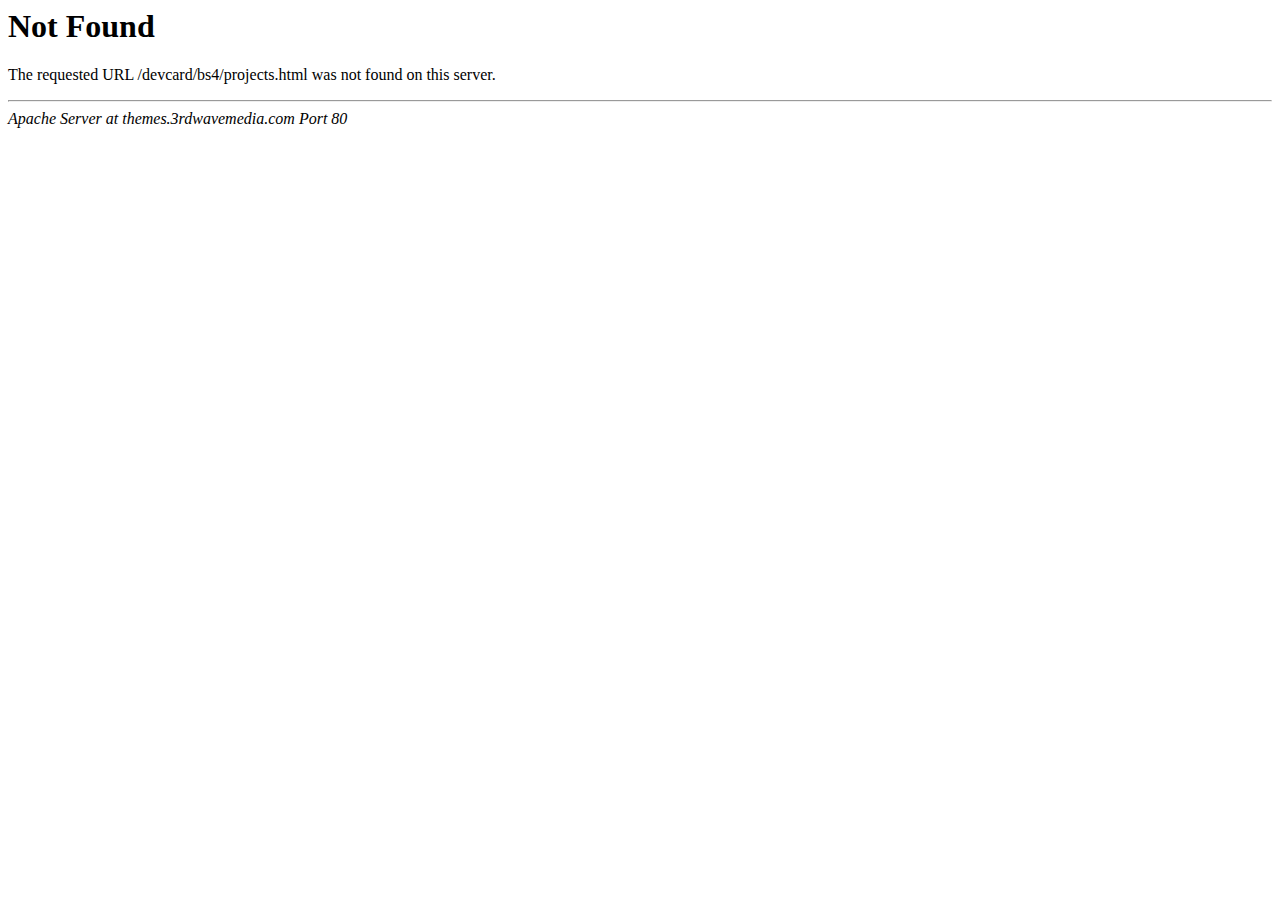
<file: projects.html>
<!DOCTYPE HTML PUBLIC "-//IETF//DTD HTML 2.0//EN">
<html><head>
<title>404 Not Found</title>
</head><body>
<h1>Not Found</h1>
<p>The requested URL /devcard/bs4/projects.html was not found on this server.</p>
<hr>
<address>Apache Server at themes.3rdwavemedia.com Port 80</address>
</body></html>
</file>
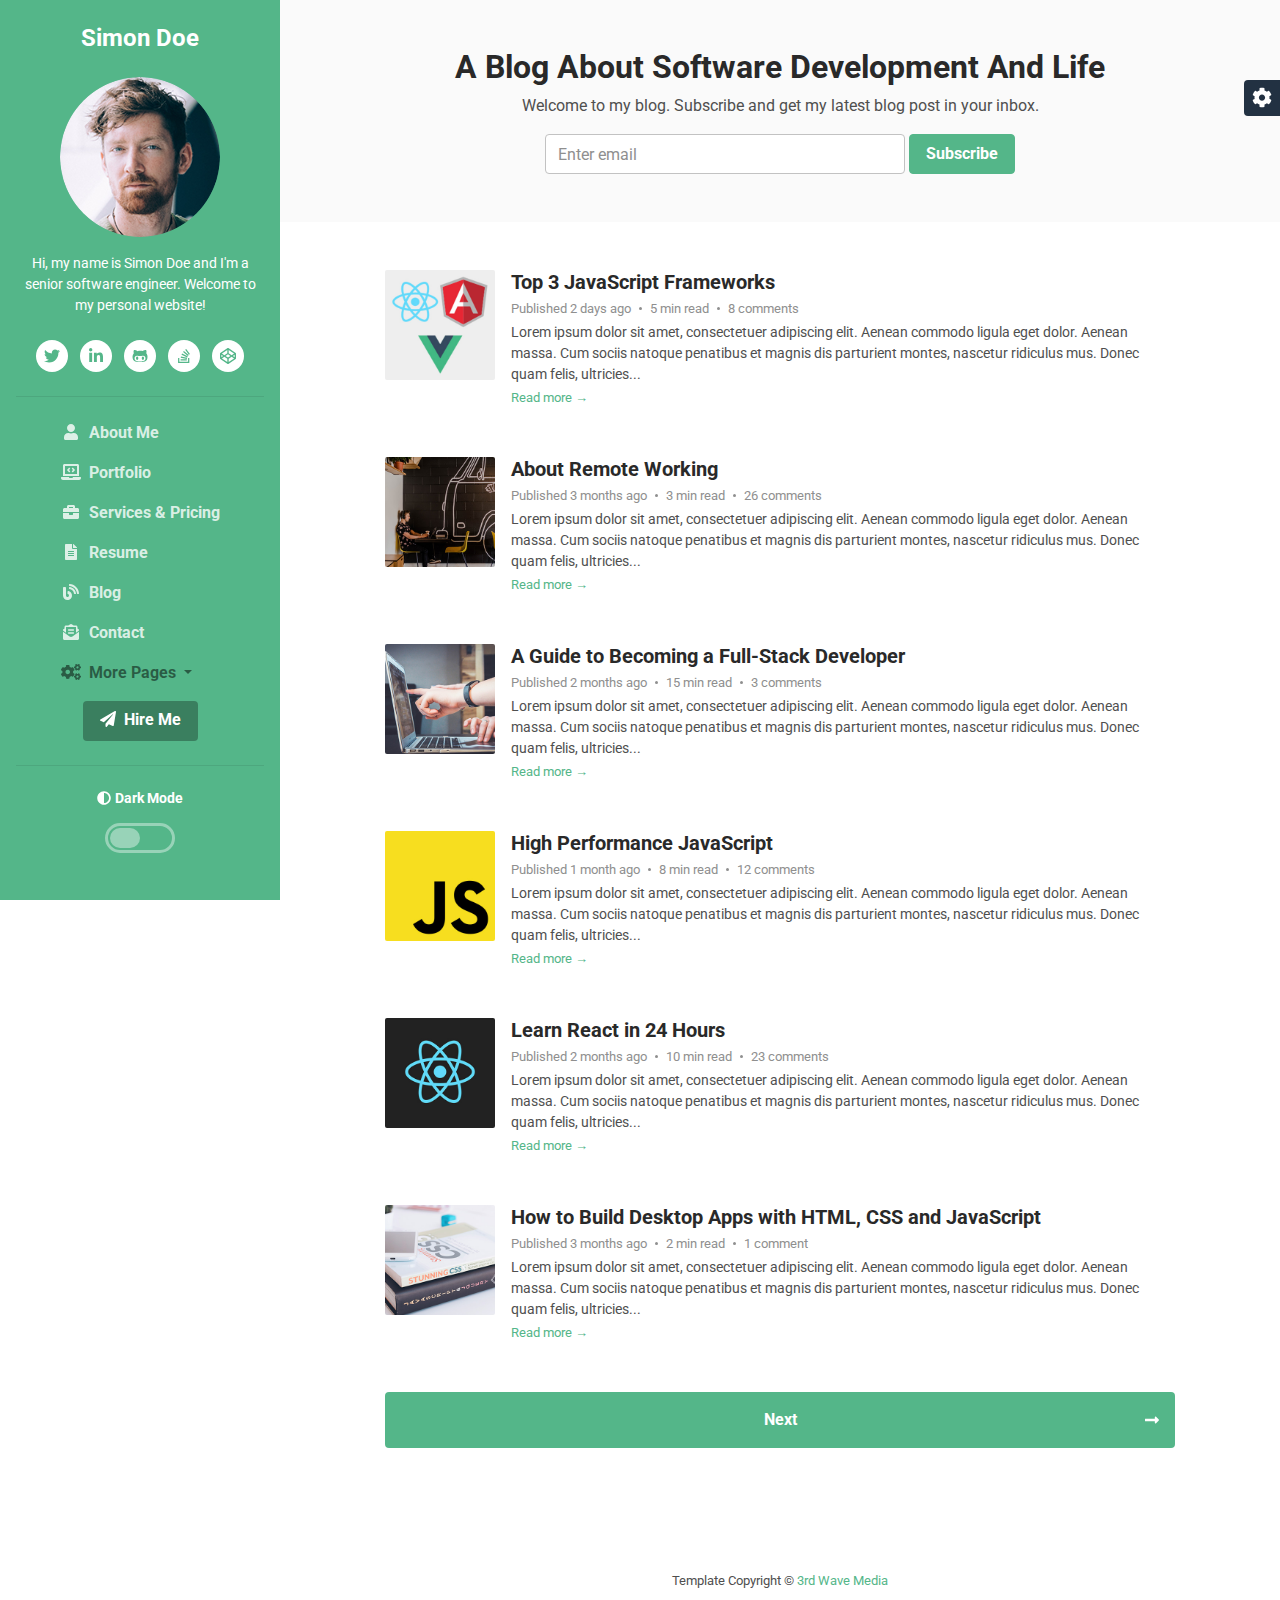
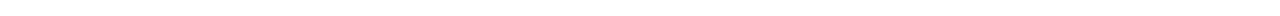
<file: themes.3rdwavemedia.com/devcard/bs4/blog-home-alt.html>
<!DOCTYPE html>
<html lang="en"> 

<!-- Mirrored from themes.3rdwavemedia.com/devcard/bs4/blog-home-alt.html by HTTrack Website Copier/3.x [XR&CO'2014], Tue, 22 Dec 2020 16:22:52 GMT -->
<head>
    <title>DevCard - Bootstrap 4 vCard &amp; Portfolio Template For Developers</title>
    
    <!-- Meta -->
    <meta charset="utf-8">
    <meta http-equiv="X-UA-Compatible" content="IE=edge">
    <meta name="viewport" content="width=device-width, initial-scale=1.0">
    <meta name="description" content="DevCard Bootstrap 4 Template">
    <meta name="author" content="Xiaoying Riley at 3rd Wave Media">    
    <link rel="shortcut icon" href="favicon.ico"> 
    
    <!-- Google Fonts -->
	<link href="https://fonts.googleapis.com/css?family=Roboto:300,400,500,700" rel="stylesheet">
    
    <!-- FontAwesome JS -->
    <script defer src="assets/fontawesome/js/all.js"></script>
    
    <!-- Theme CSS -->  
    <link id="theme-style" rel="stylesheet" href="assets/css/theme-1.css">

</head> 

<body>
    
    <header class="header text-center">	    
		<div class="force-overflow">
			<h1 class="blog-name pt-lg-4 mb-0"><a href="index-2.html">Simon Doe</a></h1>
			
			<nav class="navbar navbar-expand-lg navbar-dark" >
				
				<button class="navbar-toggler" type="button" data-toggle="collapse" data-target="#navigation" aria-controls="navigation" aria-expanded="false" aria-label="Toggle navigation">
					<span class="navbar-toggler-icon"></span>
				</button>
				
				<div id="navigation" class="collapse navbar-collapse flex-column" >
					<div class="profile-section pt-3 pt-lg-0">
						<img class="profile-image mb-3 rounded-circle mx-auto" src="assets/images/profile.png" alt="image" >			
						
						<div class="bio mb-3">Hi, my name is Simon Doe and I'm a senior software engineer. Welcome to my personal website!</div><!--//bio-->
						<ul class="social-list list-inline py-2 mx-auto">
							<li class="list-inline-item"><a href="#"><i class="fab fa-twitter fa-fw"></i></a></li>
							<li class="list-inline-item"><a href="#"><i class="fab fa-linkedin-in fa-fw"></i></a></li>
							<li class="list-inline-item"><a href="#"><i class="fab fa-github-alt fa-fw"></i></a></li>
							<li class="list-inline-item"><a href="#"><i class="fab fa-stack-overflow fa-fw"></i></a></li>
							<li class="list-inline-item"><a href="#"><i class="fab fa-codepen fa-fw"></i></a></li>
						</ul><!--//social-list-->
						<hr> 
					</div><!--//profile-section-->
					
					<ul class="navbar-nav flex-column text-left">
						<li class="nav-item">
							<a class="nav-link" href="index-2.html"><i class="fas fa-user fa-fw mr-2"></i>About Me</a>
						</li>
						<li class="nav-item">
							<a class="nav-link" href="portfolio.html"><i class="fas fa-laptop-code fa-fw mr-2"></i>Portfolio</a>
						</li>
						<li class="nav-item">
							<a class="nav-link" href="services.html"><i class="fas fa-briefcase fa-fw mr-2"></i>Services &amp; Pricing</a>
						</li>
						<li class="nav-item">
							<a class="nav-link" href="resume.html"><i class="fas fa-file-alt fa-fw mr-2"></i>Resume</a>
						</li>
						<li class="nav-item">
							<a class="nav-link" href="blog-home.html"><i class="fas fa-blog fa-fw mr-2"></i>Blog</a>
						</li>
						<li class="nav-item">
							<a class="nav-link" href="contact.html"><i class="fas fa-envelope-open-text fa-fw mr-2"></i>Contact</a>
						</li>
						<li class="nav-item dropdown active">
							<a class="nav-link dropdown-toggle" href="#" id="navbarDropdown" role="button" data-toggle="dropdown" aria-haspopup="true" aria-expanded="false">
								<i class="fas fa-cogs fa-fw mr-2"></i>More Pages
							</a>
							<div class="dropdown-menu" aria-labelledby="navbarDropdown">
								<a class="dropdown-item" href="project.html">Project Page</a>
								<a class="dropdown-item" href="blog-home.html">Blog Home 1</a>
								<a class="dropdown-item active" href="blog-home-alt.html">Blog Home 2<span class="sr-only">(current)</span></a>
								
								<a class="dropdown-item" href="blog-post.html">Blog Post</a>
							</div>
						</li>
					</ul>
					
					<div class="my-2">
						<a class="btn btn-primary" href="contact.html" target="_blank"><i class="fas fa-paper-plane mr-2"></i>Hire Me</a>
					</div>
					
	
					<div class="dark-mode-toggle text-center w-100">
						<hr class="mb-4">
					    <h4 class="toggle-name mb-3 "><i class="fas fa-adjust mr-1"></i>Dark Mode</h4>
					    
					    <input class="toggle" id="darkmode" type="checkbox">
					    <label class="toggle-btn mx-auto mb-0" for="darkmode"></label>
					    
					</div><!--//dark-mode-toggle-->
				</div>
			</nav>
		</div><!--//force-overflow-->
	</header>
	    
    <div class="main-wrapper">
	    <section class="cta-section theme-bg-light py-5">
		    <div class="container text-center single-col-max-width">
			    <h2 class="heading">A Blog About Software Development And Life</h2>
			    <div class="intro">Welcome to my blog. Subscribe and get my latest blog post in your inbox.</div>
			    <form class="signup-form form-inline justify-content-center pt-3">
                    <div class="form-group">
                        <label class="sr-only" for="semail">Your email</label>
                        <input type="email" id="semail" name="semail1" class="form-control mr-md-1 semail" placeholder="Enter email">
                    </div>
                    <button type="submit" class="btn btn-primary">Subscribe</button>
                </form>
		    </div><!--//container-->
	    </section>
	    <section class="blog-list px-3 py-5 p-md-5">
		    <div class="container single-col-max-width">
			    <div class="item mb-5">
				    <div class="media">
					    <img class="mr-3 img-fluid post-thumb d-none d-md-flex" src="assets/images/blog/blog-post-thumb-1.jpg" alt="image">
					    <div class="media-body">
						    <h3 class="title mb-1"><a href="blog-post.html">Top 3 JavaScript Frameworks</a></h3>
						    <div class="meta mb-1"><span class="date">Published 2 days ago</span><span class="time">5 min read</span><span class="comment"><a href="#">8 comments</a></span></div>
						    <div class="intro">Lorem ipsum dolor sit amet, consectetuer adipiscing elit. Aenean commodo ligula eget dolor. Aenean massa. Cum sociis natoque penatibus et magnis dis parturient montes, nascetur ridiculus mus. Donec quam felis, ultricies...</div>
						    <a class="more-link" href="blog-post.html">Read more &rarr;</a>
					    </div><!--//media-body-->
				    </div><!--//media-->
			    </div><!--//item-->
			    <div class="item mb-5">
				    <div class="media">
					    <img class="mr-3 img-fluid post-thumb d-none d-md-flex" src="assets/images/blog/blog-post-thumb-2.jpg" alt="image">
					    <div class="media-body">
						    <h3 class="title mb-1"><a href="blog-post.html">About Remote Working</a></h3>
						    <div class="meta mb-1"><span class="date">Published 3 months ago</span><span class="time">3 min read</span><span class="comment"><a href="#">26 comments</a></span></div>
						    <div class="intro">Lorem ipsum dolor sit amet, consectetuer adipiscing elit. Aenean commodo ligula eget dolor. Aenean massa. Cum sociis natoque penatibus et magnis dis parturient montes, nascetur ridiculus mus. Donec quam felis, ultricies...</div>
						    <a class="more-link" href="blog-post.html">Read more &rarr;</a>
					    </div><!--//media-body-->
				    </div><!--//media-->
			    </div><!--//item-->
			    
			    <div class="item mb-5">
				    <div class="media">
					    <img class="mr-3 img-fluid post-thumb d-none d-md-flex" src="assets/images/blog/blog-post-thumb-3.jpg" alt="image">
					    <div class="media-body">
						    <h3 class="title mb-1"><a href="blog-post.html">A Guide to Becoming a Full-Stack Developer</a></h3>
						    <div class="meta mb-1"><span class="date">Published 2 months ago</span><span class="time">15 min read</span><span class="comment"><a href="#">3 comments</a></span></div>
						    <div class="intro">Lorem ipsum dolor sit amet, consectetuer adipiscing elit. Aenean commodo ligula eget dolor. Aenean massa. Cum sociis natoque penatibus et magnis dis parturient montes, nascetur ridiculus mus. Donec quam felis, ultricies...</div>
						    <a class="more-link" href="blog-post.html">Read more &rarr;</a>
					    </div><!--//media-body-->
				    </div><!--//media-->
			    </div><!--//item-->
			    
			    <div class="item mb-5">
				    <div class="media">
					    <img class="mr-3 img-fluid post-thumb d-none d-md-flex" src="assets/images/blog/blog-post-thumb-4.jpg" alt="image">
					    <div class="media-body">
						    <h3 class="title mb-1"><a href="blog-post.html">High Performance JavaScript</a></h3>
						    <div class="meta mb-1"><span class="date">Published 1 month ago</span><span class="time">8 min read</span><span class="comment"><a href="#">12 comments</a></span></div>
						    <div class="intro">Lorem ipsum dolor sit amet, consectetuer adipiscing elit. Aenean commodo ligula eget dolor. Aenean massa. Cum sociis natoque penatibus et magnis dis parturient montes, nascetur ridiculus mus. Donec quam felis, ultricies...</div>
						    <a class="more-link" href="blog-post.html">Read more &rarr;</a>
					    </div><!--//media-body-->
				    </div><!--//media-->
			    </div><!--//item-->
			    
			    
			    <div class="item mb-5">
				    <div class="media">
					    <img class="mr-3 img-fluid post-thumb d-none d-md-flex" src="assets/images/blog/blog-post-thumb-5.jpg" alt="image">
					    <div class="media-body">
						    <h3 class="title mb-1"><a href="blog-post.html">Learn React in 24 Hours</a></h3>
						    <div class="meta mb-1"><span class="date">Published 2 months ago</span><span class="time">10 min read</span><span class="comment"><a href="#">23 comments</a></span></div>
						    <div class="intro">Lorem ipsum dolor sit amet, consectetuer adipiscing elit. Aenean commodo ligula eget dolor. Aenean massa. Cum sociis natoque penatibus et magnis dis parturient montes, nascetur ridiculus mus. Donec quam felis, ultricies...</div>
						    <a class="more-link" href="blog-post.html">Read more &rarr;</a>
					    </div><!--//media-body-->
				    </div><!--//media-->
			    </div><!--//item-->
			    
			    <div class="item">
				    <div class="media">
					    <img class="mr-3 img-fluid post-thumb d-none d-md-flex" src="assets/images/blog/blog-post-thumb-6.jpg" alt="image">
					    <div class="media-body">
						    <h3 class="title mb-1"><a href="blog-post.html">How to Build Desktop Apps with HTML, CSS and JavaScript</a></h3>
						    <div class="meta mb-1"><span class="date">Published 3 months ago</span><span class="time">2 min read</span><span class="comment"><a href="#">1 comment</a></span></div>
						    <div class="intro">Lorem ipsum dolor sit amet, consectetuer adipiscing elit. Aenean commodo ligula eget dolor. Aenean massa. Cum sociis natoque penatibus et magnis dis parturient montes, nascetur ridiculus mus. Donec quam felis, ultricies...</div>
						    <a class="more-link" href="blog-post.html">Read more &rarr;</a>
					    </div><!--//media-body-->
				    </div><!--//media-->
			    </div><!--//item-->
			    
			    <nav class="blog-nav nav nav-justified my-5">
				  <a class="nav-link-prev nav-item nav-link d-none rounded-left" href="#">Previous<i class="arrow-prev fas fa-long-arrow-alt-left"></i></a>
				  <a class="nav-link-next nav-item nav-link rounded" href="#">Next<i class="arrow-next fas fa-long-arrow-alt-right"></i></a>
				</nav>
				
		    </div>
	    </section>
	    <footer class="footer text-center py-4">
			<small class="copyright">Template Copyright &copy; <a href="https://themes.3rdwavemedia.com/" target="_blank">3rd Wave Media</a></small>
		</footer>
    
    </div><!--//main-wrapper-->
    
    <!-- *****CONFIGURE STYLE (REMOVE ON YOUR PRODUCTION SITE)****** -->  
	<div id="config-panel" class="config-panel d-none d-lg-block">
		<div class="panel-inner">
			<a id="config-trigger" class="config-trigger config-panel-hide text-center" href="#"><i class="fas fa-cog mx-auto" data-fa-transform="down-6" ></i></a>
			<h5 class="panel-title">Choose Colour</h5>
			<ul id="color-options" class="list-inline mb-0">
				<li class="theme-1 active list-inline-item"><a data-style="assets/css/theme-1.css" href="#"></a></li>
				<li class="theme-2  list-inline-item"><a data-style="assets/css/theme-2.css" href="#"></a></li>
				<li class="theme-3  list-inline-item"><a data-style="assets/css/theme-3.css" href="#"></a></li>
				<li class="theme-4  list-inline-item"><a data-style="assets/css/theme-4.css" href="#"></a></li>
				<li class="theme-5  list-inline-item"><a data-style="assets/css/theme-5.css" href="#"></a></li>
				<li class="theme-6  list-inline-item"><a data-style="assets/css/theme-6.css" href="#"></a></li>
				<li class="theme-7  list-inline-item"><a data-style="assets/css/theme-7.css" href="#"></a></li>
				<li class="theme-8  list-inline-item"><a data-style="assets/css/theme-8.css" href="#"></a></li>
				<li class="theme-9  list-inline-item"><a data-style="assets/css/theme-9.css" href="#"></a></li>
				<li class="theme-10  list-inline-item"><a data-style="assets/css/theme-10.css" href="#"></a></li>
			</ul>
			<a id="config-close" class="close" href="#"><i class="fa fa-times-circle"></i></a>
		</div><!--//panel-inner-->
	</div><!--//configure-panel-->

    <!-- Javascript -->          
    <script src="assets/plugins/jquery-3.4.1.min.js"></script>
    <script src="assets/plugins/popper.min.js"></script> 
    <script src="assets/plugins/bootstrap/js/bootstrap.min.js"></script> 
    
    <!-- Dark Mode -->
	<script src="assets/plugins/js-cookie.min.js"></script>
	<script src="assets/js/dark-mode.js"></script>

    <!-- Style Switcher (REMOVE ON YOUR PRODUCTION SITE) -->
    <script src="assets/js/demo/style-switcher.js"></script>     
    

</body>

<!-- Mirrored from themes.3rdwavemedia.com/devcard/bs4/blog-home-alt.html by HTTrack Website Copier/3.x [XR&CO'2014], Tue, 22 Dec 2020 16:22:58 GMT -->
</html>
</file>
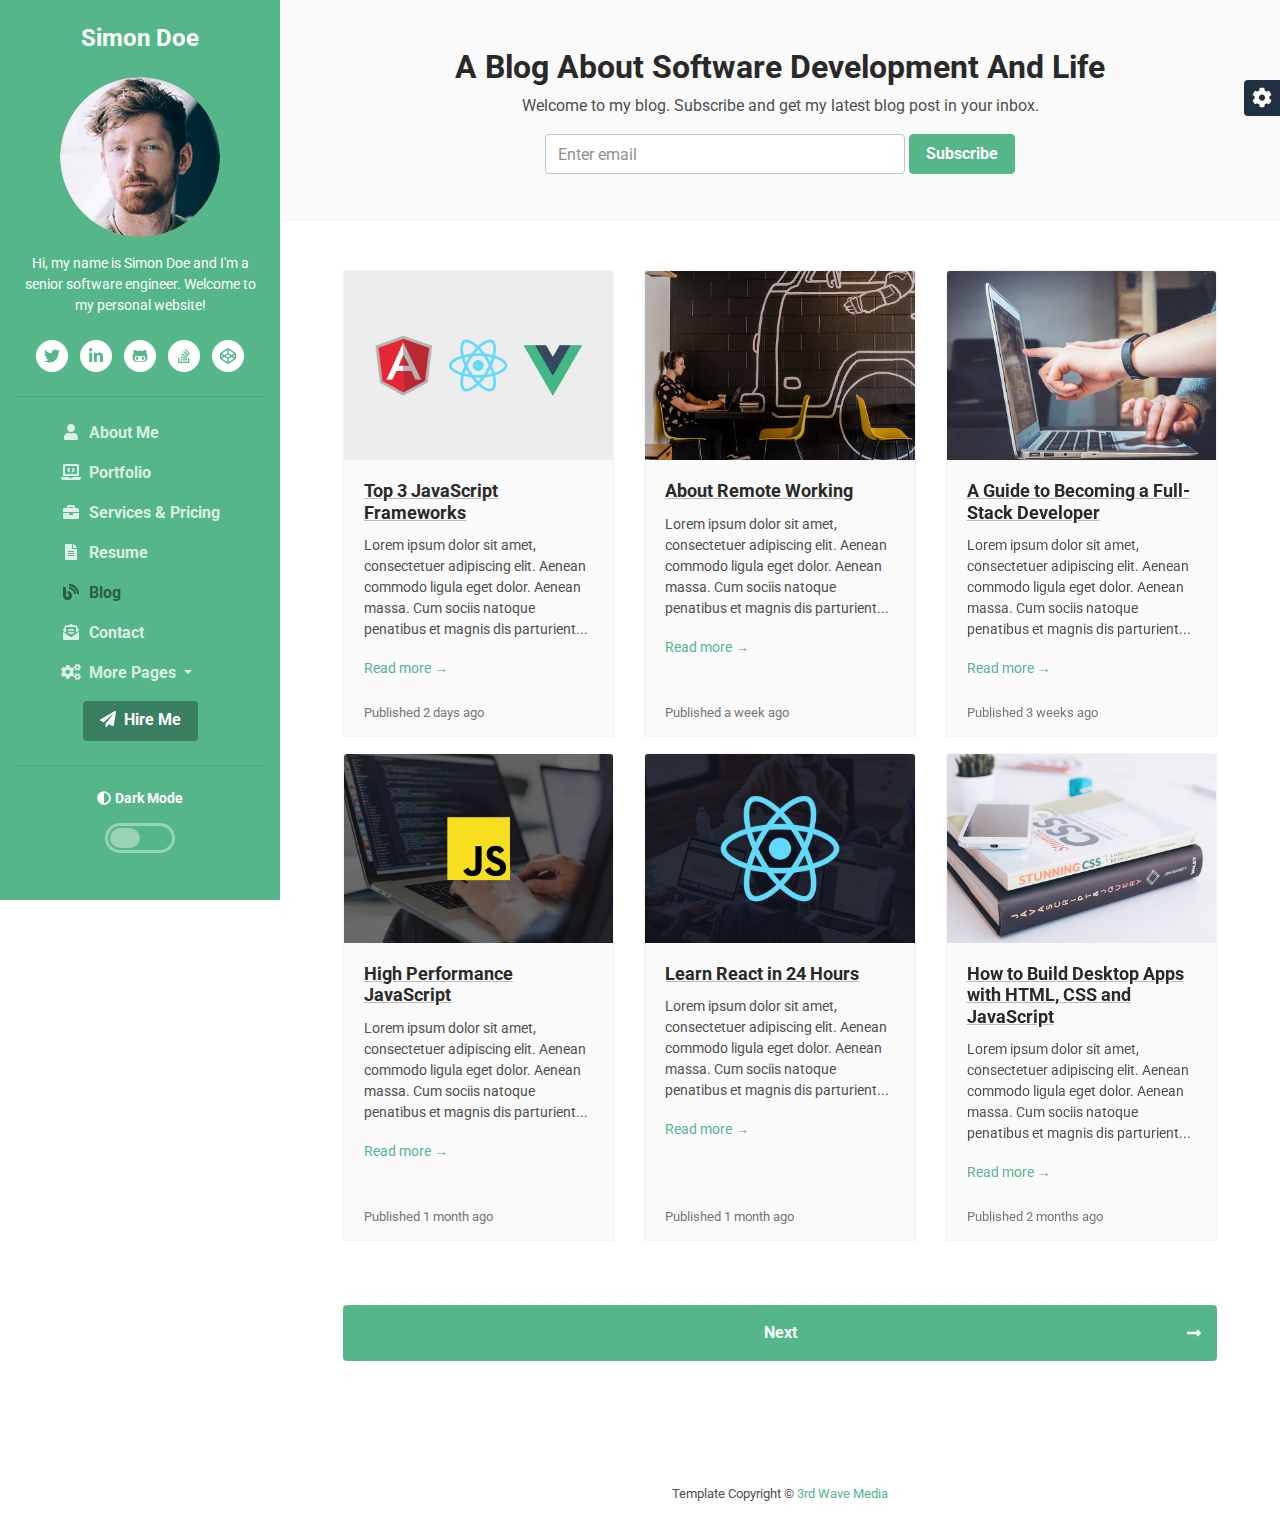
<file: themes.3rdwavemedia.com/devcard/bs4/blog-home.html>
<!DOCTYPE html>
<html lang="en"> 

<!-- Mirrored from themes.3rdwavemedia.com/devcard/bs4/blog-home.html by HTTrack Website Copier/3.x [XR&CO'2014], Tue, 22 Dec 2020 16:22:45 GMT -->
<head>
    <title>DevCard - Bootstrap 4 vCard &amp; Portfolio Template For Developers</title>
    
    <!-- Meta -->
    <meta charset="utf-8">
    <meta http-equiv="X-UA-Compatible" content="IE=edge">
    <meta name="viewport" content="width=device-width, initial-scale=1.0">
    <meta name="description" content="DevCard Bootstrap 4 Template">
    <meta name="author" content="Xiaoying Riley at 3rd Wave Media">    
    <link rel="shortcut icon" href="favicon.ico"> 
    
    <!-- Google Fonts -->
	<link href="https://fonts.googleapis.com/css?family=Roboto:300,400,500,700" rel="stylesheet">
    
    <!-- FontAwesome JS -->
    <script defer src="assets/fontawesome/js/all.js"></script>
    
    <!-- Theme CSS -->  
    <link id="theme-style" rel="stylesheet" href="assets/css/theme-1.css">

</head> 

<body>
    
    <header class="header text-center">	    
		<div class="force-overflow">
			<h1 class="blog-name pt-lg-4 mb-0"><a href="index-2.html">Simon Doe</a></h1>
			
			<nav class="navbar navbar-expand-lg navbar-dark" >
				
				<button class="navbar-toggler" type="button" data-toggle="collapse" data-target="#navigation" aria-controls="navigation" aria-expanded="false" aria-label="Toggle navigation">
					<span class="navbar-toggler-icon"></span>
				</button>
				
				<div id="navigation" class="collapse navbar-collapse flex-column" >
					<div class="profile-section pt-3 pt-lg-0">
						<img class="profile-image mb-3 rounded-circle mx-auto" src="assets/images/profile.png" alt="image" >			
						
						<div class="bio mb-3">Hi, my name is Simon Doe and I'm a senior software engineer. Welcome to my personal website!</div><!--//bio-->
						<ul class="social-list list-inline py-2 mx-auto">
							<li class="list-inline-item"><a href="#"><i class="fab fa-twitter fa-fw"></i></a></li>
							<li class="list-inline-item"><a href="#"><i class="fab fa-linkedin-in fa-fw"></i></a></li>
							<li class="list-inline-item"><a href="#"><i class="fab fa-github-alt fa-fw"></i></a></li>
							<li class="list-inline-item"><a href="#"><i class="fab fa-stack-overflow fa-fw"></i></a></li>
							<li class="list-inline-item"><a href="#"><i class="fab fa-codepen fa-fw"></i></a></li>
						</ul><!--//social-list-->
						<hr> 
					</div><!--//profile-section-->
					
					<ul class="navbar-nav flex-column text-left">
						<li class="nav-item">
							<a class="nav-link" href="index-2.html"><i class="fas fa-user fa-fw mr-2"></i>About Me</a>
						</li>
						<li class="nav-item">
							<a class="nav-link" href="portfolio.html"><i class="fas fa-laptop-code fa-fw mr-2"></i>Portfolio</a>
						</li>
						<li class="nav-item">
							<a class="nav-link" href="services.html"><i class="fas fa-briefcase fa-fw mr-2"></i>Services &amp; Pricing</a>
						</li>
						<li class="nav-item">
							<a class="nav-link" href="resume.html"><i class="fas fa-file-alt fa-fw mr-2"></i>Resume</a>
						</li>
						<li class="nav-item active">
							<a class="nav-link" href="blog-home.html"><i class="fas fa-blog fa-fw mr-2"></i>Blog<span class="sr-only">(current)</span></a>
						</li>
						<li class="nav-item">
							<a class="nav-link" href="contact.html"><i class="fas fa-envelope-open-text fa-fw mr-2"></i>Contact</a>
						</li>
						<li class="nav-item dropdown">
							<a class="nav-link dropdown-toggle" href="#" id="navbarDropdown" role="button" data-toggle="dropdown" aria-haspopup="true" aria-expanded="false">
								<i class="fas fa-cogs fa-fw mr-2"></i>More Pages
							</a>
							<div class="dropdown-menu" aria-labelledby="navbarDropdown">
								<a class="dropdown-item" href="project.html">Project Page</a>
								<a class="dropdown-item" href="blog-home.html">Blog Home 1</a>
								<a class="dropdown-item" href="blog-home-alt.html">Blog Home 2</a>
								<a class="dropdown-item" href="blog-post.html">Blog Post</a>
							</div>
						</li>
					</ul>
					
					<div class="my-2">
						<a class="btn btn-primary" href="contact.html" target="_blank"><i class="fas fa-paper-plane mr-2"></i>Hire Me</a>
					</div>
					
	
					<div class="dark-mode-toggle text-center w-100">
						<hr class="mb-4">
					    <h4 class="toggle-name mb-3 "><i class="fas fa-adjust mr-1"></i>Dark Mode</h4>
					    
					    <input class="toggle" id="darkmode" type="checkbox">
					    <label class="toggle-btn mx-auto mb-0" for="darkmode"></label>
					    
					</div><!--//dark-mode-toggle-->
				</div>
			</nav>
		</div><!--//force-overflow-->
	</header>
	    
    <div class="main-wrapper">
	    <section class="cta-section theme-bg-light py-5">
		    <div class="container text-center">
			    <h2 class="heading">A Blog About Software Development And Life</h2>
			    <div class="intro">Welcome to my blog. Subscribe and get my latest blog post in your inbox.</div>
			    <form class="signup-form form-inline justify-content-center pt-3">
                    <div class="form-group">
                        <label class="sr-only" for="semail">Your email</label>
                        <input type="email" id="semail" name="semail1" class="form-control mr-md-1 semail" placeholder="Enter email">
                    </div>
                    <button type="submit" class="btn btn-primary">Subscribe</button>
                </form>
		    </div><!--//container-->
	    </section>
	    <section class="blog-list px-3 py-5 p-md-5">
		    <div class="container">
			    <div class="row">
					<div class="col-md-4 mb-3">
						<div class="card blog-post-card">
							<img class="card-img-top" src="assets/images/blog/blog-post-thumb-card-1.jpg" alt="image">
							<div class="card-body">
								<h5 class="card-title"><a class="theme-link" href="blog-post.html">Top 3 JavaScript Frameworks</a></h5>
								<p class="card-text">Lorem ipsum dolor sit amet, consectetuer adipiscing elit. Aenean commodo ligula eget dolor. Aenean massa. Cum sociis natoque penatibus et magnis dis parturient...</p>
								<p class="mb-0"><a class="more-link" href="blog-post.html">Read more &rarr;</a></p>
								
							</div>
							<div class="card-footer">
								<small class="text-muted">Published 2 days ago</small>
							</div>
						</div><!--//card-->
					</div><!--//col-->
					<div class="col-md-4 mb-3">
						<div class="card blog-post-card">
							<img class="card-img-top" src="assets/images/blog/blog-post-thumb-card-2.jpg" alt="image">
							<div class="card-body">
								<h5 class="card-title"><a class="theme-link" href="blog-post.html">About Remote Working</a></h5>
								<p class="card-text">Lorem ipsum dolor sit amet, consectetuer adipiscing elit. Aenean commodo ligula eget dolor. Aenean massa. Cum sociis natoque penatibus et magnis dis parturient...</p>
								<p class="mb-0"><a class="more-link" href="blog-post.html">Read more &rarr;</a></p>
							</div>
							<div class="card-footer">
								<small class="text-muted">Published a week ago</small>
								
							</div>
						</div><!--//card-->
					</div><!--//col-->
					<div class="col-md-4 mb-3">
						<div class="card blog-post-card">
							<img class="card-img-top" src="assets/images/blog/blog-post-thumb-card-3.jpg" alt="image">
							<div class="card-body">
								<h5 class="card-title"><a class="theme-link" href="blog-post.html">A Guide to Becoming a Full-Stack Developer</a></h5>
								<p class="card-text">Lorem ipsum dolor sit amet, consectetuer adipiscing elit. Aenean commodo ligula eget dolor. Aenean massa. Cum sociis natoque penatibus et magnis dis parturient...</p>
								<p class="mb-0"><a class="more-link" href="blog-post.html">Read more &rarr;</a></p>
							</div>
							<div class="card-footer">
								<small class="text-muted">Published 3 weeks ago</small>
							</div>
						</div><!--//card-->
					</div><!--//col-->
					<div class="col-md-4 mb-3">
						<div class="card blog-post-card">
							<img class="card-img-top" src="assets/images/blog/blog-post-thumb-card-4.jpg" alt="image">
							<div class="card-body">
								<h5 class="card-title"><a class="theme-link" href="blog-post.html">High Performance JavaScript</a></h5>
								<p class="card-text">Lorem ipsum dolor sit amet, consectetuer adipiscing elit. Aenean commodo ligula eget dolor. Aenean massa. Cum sociis natoque penatibus et magnis dis parturient...</p>
								<p class="mb-0"><a class="more-link" href="blog-post.html">Read more &rarr;</a></p>
							</div>
							<div class="card-footer">
								<small class="text-muted">Published 1 month ago</small>
							</div>
						</div><!--//card-->
					</div><!--//col-->
					<div class="col-md-4 mb-3">
						<div class="card blog-post-card">
							<img class="card-img-top" src="assets/images/blog/blog-post-thumb-card-5.jpg" alt="image">
							<div class="card-body">
								<h5 class="card-title"><a class="theme-link" href="blog-post.html">Learn React in 24 Hours</a></h5>
								<p class="card-text">Lorem ipsum dolor sit amet, consectetuer adipiscing elit. Aenean commodo ligula eget dolor. Aenean massa. Cum sociis natoque penatibus et magnis dis parturient...</p>
								<p class="mb-0"><a class="more-link" href="blog-post.html">Read more &rarr;</a></p>
							</div>
							<div class="card-footer">
								<small class="text-muted">Published 1 month ago</small>
							</div>
						</div><!--//card-->
					</div><!--//col-->
					<div class="col-md-4 mb-3">
						<div class="card blog-post-card">
							<img class="card-img-top" src="assets/images/blog/blog-post-thumb-card-6.jpg" alt="image">
							<div class="card-body">
								<h5 class="card-title"><a class="theme-link" href="blog-post.html">How to Build Desktop Apps with HTML, CSS and JavaScript</a></h5>
								<p class="card-text">Lorem ipsum dolor sit amet, consectetuer adipiscing elit. Aenean commodo ligula eget dolor. Aenean massa. Cum sociis natoque penatibus et magnis dis parturient...</p>
								<p class="mb-0"><a class="more-link" href="blog-post.html">Read more &rarr;</a></p>
							</div>
							<div class="card-footer">
								<small class="text-muted">Published 2 months ago</small>
							</div>
						</div><!--//card-->
					</div><!--//col-->
				</div><!--//row-->
			    
			    
			    <nav class="blog-nav nav nav-justified my-5">
				  <a class="nav-link-prev nav-item nav-link d-none rounded-left" href="#">Previous<i class="arrow-prev fas fa-long-arrow-alt-left"></i></a>
				  <a class="nav-link-next nav-item nav-link rounded" href="#">Next<i class="arrow-next fas fa-long-arrow-alt-right"></i></a>
				</nav>
				
		    </div>
	    </section>
	    
	    <footer class="footer text-center py-4">
			<small class="copyright">Template Copyright &copy; <a href="https://themes.3rdwavemedia.com/" target="_blank">3rd Wave Media</a></small>
		</footer>
    
    </div><!--//main-wrapper-->
    
    <!-- *****CONFIGURE STYLE (REMOVE ON YOUR PRODUCTION SITE)****** -->  
	<div id="config-panel" class="config-panel d-none d-lg-block">
		<div class="panel-inner">
			<a id="config-trigger" class="config-trigger config-panel-hide text-center" href="#"><i class="fas fa-cog mx-auto" data-fa-transform="down-6" ></i></a>
			<h5 class="panel-title">Choose Colour</h5>
			<ul id="color-options" class="list-inline mb-0">
				<li class="theme-1 active list-inline-item"><a data-style="assets/css/theme-1.css" href="#"></a></li>
				<li class="theme-2  list-inline-item"><a data-style="assets/css/theme-2.css" href="#"></a></li>
				<li class="theme-3  list-inline-item"><a data-style="assets/css/theme-3.css" href="#"></a></li>
				<li class="theme-4  list-inline-item"><a data-style="assets/css/theme-4.css" href="#"></a></li>
				<li class="theme-5  list-inline-item"><a data-style="assets/css/theme-5.css" href="#"></a></li>
				<li class="theme-6  list-inline-item"><a data-style="assets/css/theme-6.css" href="#"></a></li>
				<li class="theme-7  list-inline-item"><a data-style="assets/css/theme-7.css" href="#"></a></li>
				<li class="theme-8  list-inline-item"><a data-style="assets/css/theme-8.css" href="#"></a></li>
				<li class="theme-9  list-inline-item"><a data-style="assets/css/theme-9.css" href="#"></a></li>
				<li class="theme-10  list-inline-item"><a data-style="assets/css/theme-10.css" href="#"></a></li>
			</ul>
			<a id="config-close" class="close" href="#"><i class="fa fa-times-circle"></i></a>
		</div><!--//panel-inner-->
	</div><!--//configure-panel-->

    <!-- Javascript -->          
    <script src="assets/plugins/jquery-3.4.1.min.js"></script>
    <script src="assets/plugins/popper.min.js"></script> 
    <script src="assets/plugins/bootstrap/js/bootstrap.min.js"></script> 
    
    <!-- Dark Mode -->
	<script src="assets/plugins/js-cookie.min.js"></script>
	<script src="assets/js/dark-mode.js"></script>

    <!-- Style Switcher (REMOVE ON YOUR PRODUCTION SITE) -->
    <script src="assets/js/demo/style-switcher.js"></script>     
    

</body>

<!-- Mirrored from themes.3rdwavemedia.com/devcard/bs4/blog-home.html by HTTrack Website Copier/3.x [XR&CO'2014], Tue, 22 Dec 2020 16:22:48 GMT -->
</html>
</file>
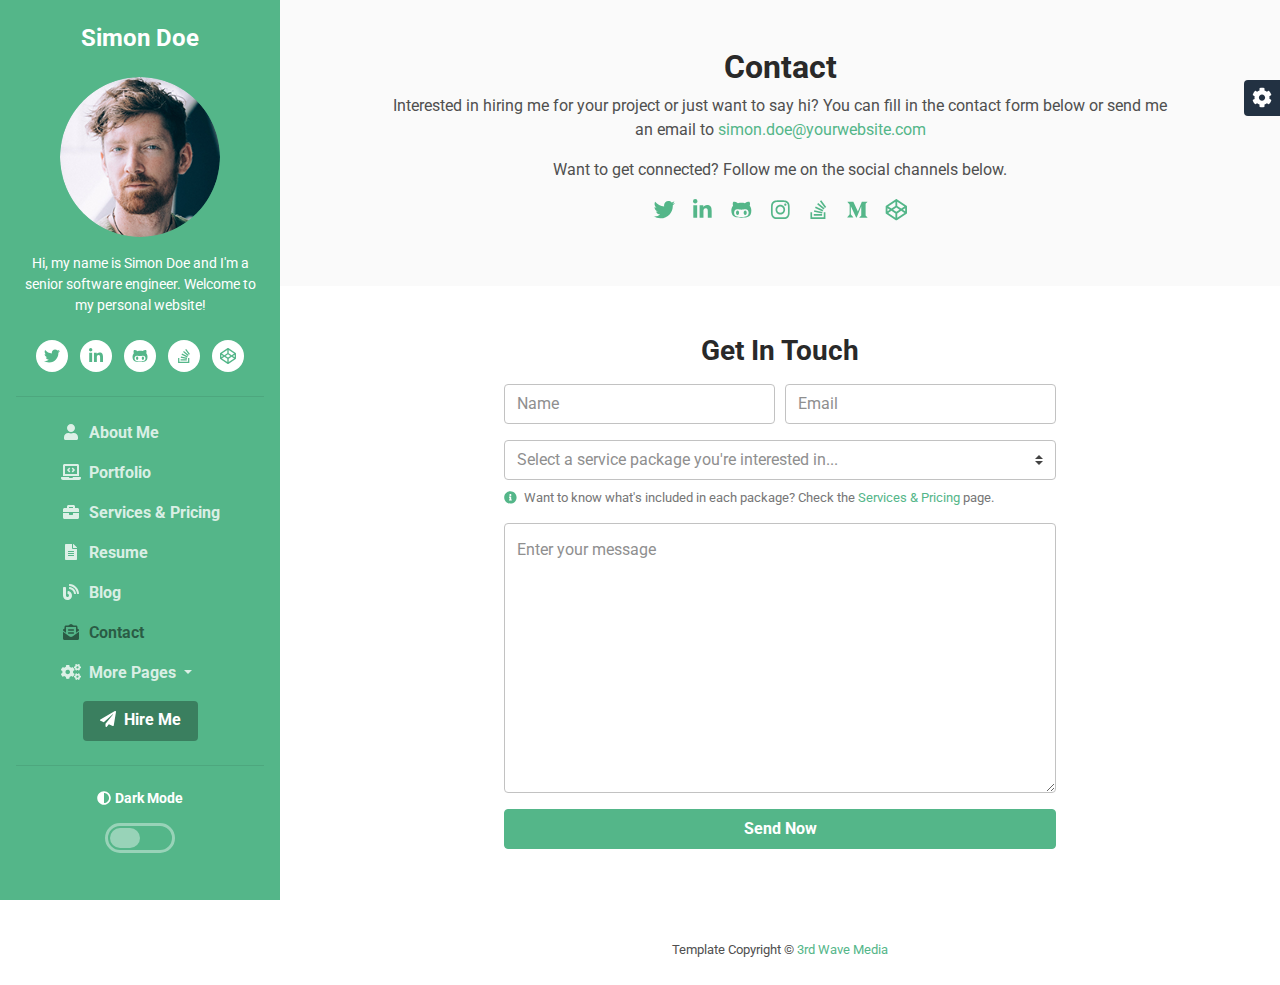
<file: themes.3rdwavemedia.com/devcard/bs4/contact.html>
<!DOCTYPE html>
<html lang="en"> 

<!-- Mirrored from themes.3rdwavemedia.com/devcard/bs4/contact.html by HTTrack Website Copier/3.x [XR&CO'2014], Tue, 22 Dec 2020 16:22:48 GMT -->
<head>
    <title>DevCard - Bootstrap 4 vCard &amp; Portfolio Template For Developers</title>
    
    <!-- Meta -->
    <meta charset="utf-8">
    <meta http-equiv="X-UA-Compatible" content="IE=edge">
    <meta name="viewport" content="width=device-width, initial-scale=1.0">
    <meta name="description" content="DevCard Bootstrap 4 Template">
    <meta name="author" content="Xiaoying Riley at 3rd Wave Media">    
    <link rel="shortcut icon" href="favicon.ico"> 
    
    <!-- Google Fonts -->
	<link href="https://fonts.googleapis.com/css?family=Roboto:300,400,500,700" rel="stylesheet">
    
    <!-- FontAwesome JS -->
    <script defer src="assets/fontawesome/js/all.js"></script>
    
    <!-- Theme CSS -->  
    <link id="theme-style" rel="stylesheet" href="assets/css/theme-1.css">

</head> 

<body>
    
    <header class="header text-center">	    
		<div class="force-overflow">
			<h1 class="blog-name pt-lg-4 mb-0"><a href="index-2.html">Simon Doe</a></h1>
			
			<nav class="navbar navbar-expand-lg navbar-dark" >
				
				<button class="navbar-toggler" type="button" data-toggle="collapse" data-target="#navigation" aria-controls="navigation" aria-expanded="false" aria-label="Toggle navigation">
					<span class="navbar-toggler-icon"></span>
				</button>
				
				<div id="navigation" class="collapse navbar-collapse flex-column" >
					<div class="profile-section pt-3 pt-lg-0">
						<img class="profile-image mb-3 rounded-circle mx-auto" src="assets/images/profile.png" alt="image" >			
						
						<div class="bio mb-3">Hi, my name is Simon Doe and I'm a senior software engineer. Welcome to my personal website!</div><!--//bio-->
						<ul class="social-list list-inline py-2 mx-auto">
							<li class="list-inline-item"><a href="#"><i class="fab fa-twitter fa-fw"></i></a></li>
							<li class="list-inline-item"><a href="#"><i class="fab fa-linkedin-in fa-fw"></i></a></li>
							<li class="list-inline-item"><a href="#"><i class="fab fa-github-alt fa-fw"></i></a></li>
							<li class="list-inline-item"><a href="#"><i class="fab fa-stack-overflow fa-fw"></i></a></li>
							<li class="list-inline-item"><a href="#"><i class="fab fa-codepen fa-fw"></i></a></li>
						</ul><!--//social-list-->
						<hr> 
					</div><!--//profile-section-->
					
					<ul class="navbar-nav flex-column text-left">
						<li class="nav-item">
							<a class="nav-link" href="index-2.html"><i class="fas fa-user fa-fw mr-2"></i>About Me</a>
						</li>
						<li class="nav-item">
							<a class="nav-link" href="portfolio.html"><i class="fas fa-laptop-code fa-fw mr-2"></i>Portfolio</a>
						</li>
						<li class="nav-item">
							<a class="nav-link" href="services.html"><i class="fas fa-briefcase fa-fw mr-2"></i>Services &amp; Pricing</a>
						</li>
						<li class="nav-item">
							<a class="nav-link" href="resume.html"><i class="fas fa-file-alt fa-fw mr-2"></i>Resume</a>
						</li>
						<li class="nav-item">
							<a class="nav-link" href="blog-home.html"><i class="fas fa-blog fa-fw mr-2"></i>Blog</a>
						</li>
						<li class="nav-item active">
							<a class="nav-link" href="contact.html"><i class="fas fa-envelope-open-text fa-fw mr-2"></i>Contact<span class="sr-only">(current)</span></a>
						</li>
						<li class="nav-item dropdown">
							<a class="nav-link dropdown-toggle" href="#" id="navbarDropdown" role="button" data-toggle="dropdown" aria-haspopup="true" aria-expanded="false">
								<i class="fas fa-cogs fa-fw mr-2"></i>More Pages
							</a>
							<div class="dropdown-menu" aria-labelledby="navbarDropdown">
								<a class="dropdown-item" href="project.html">Project Page</a>
								<a class="dropdown-item" href="blog-home.html">Blog Home 1</a>
								<a class="dropdown-item" href="blog-home-alt.html">Blog Home 2</a>
								<a class="dropdown-item" href="blog-post.html">Blog Post</a>
							</div>
						</li>
					</ul>
					
					<div class="my-2">
						<a class="btn btn-primary" href="contact.html" target="_blank"><i class="fas fa-paper-plane mr-2"></i>Hire Me</a>
					</div>
					
	
					<div class="dark-mode-toggle text-center w-100">
						<hr class="mb-4">
					    <h4 class="toggle-name mb-3 "><i class="fas fa-adjust mr-1"></i>Dark Mode</h4>
					    
					    <input class="toggle" id="darkmode" type="checkbox">
					    <label class="toggle-btn mx-auto mb-0" for="darkmode"></label>
					    
					</div><!--//dark-mode-toggle-->
				</div>
			</nav>
		</div><!--//force-overflow-->
	</header>
	    
    <div class="main-wrapper">
	    <section class="cta-section theme-bg-light py-5">
		    <div class="container text-center single-col-max-width">
			    <h2 class="heading">Contact</h2>
			    <div class="intro">
			    <p>Interested in hiring me for your project or just want to say hi? You can fill in the contact form below or send me an email to <a href="mailto:#">simon.doe@yourwebsite.com</a></p>
			    <p>Want to get connected? Follow me on the social channels below.</p>
			    <ul class="list-inline mb-0">
		            <li class="list-inline-item mb-3"><a class="twitter" href="#"><i class="fab fa-twitter fa-fw fa-lg"></i></a></li>
		            
	                <li class="list-inline-item mb-3"><a class="linkedin" href="#"><i class="fab fa-linkedin-in fa-fw fa-lg"></i></a></li>
	                <li class="list-inline-item mb-3"><a class="github" href="#"><i class="fab fa-github-alt fa-fw fa-lg"></i></a></li>
	                <li class="list-inline-item"><a class="instagram" href="#"><i class="fab fa-instagram fa-fw fa-lg"></i></a></li>
	                <li class="list-inline-item mb-3"><a class="stack-overflow" href="#"><i class="fab fa-stack-overflow fa-fw fa-lg"></i></a></li>
	                <li class="list-inline-item mb-3"><a class="medium" href="#"><i class="fab fa-medium-m fa-fw fa-lg"></i></a></li>
	                <li class="list-inline-item mb-3"><a class="codepen" href="#"><i class="fab fa-codepen fa-fw fa-lg"></i></a></li>
	                
	                
	                <!--<li class="list-inline-item mb-3"><a class="facebook" href="#"><i class="fab fa-facebook-f fa-fw fa-lg"></i></a></li>-->
	                
	                
	            </ul><!--//social-list-->
			    
			</div><!--//container-->
	    </section>
	    <section class="contact-section px-3 py-5 p-md-5">
		    <div class="container">
			    <form id="contact-form" class="contact-form col-lg-8 mx-lg-auto" method="post" action="#">
			        <h3 class="text-center mb-3">Get In Touch</h3>
			        <div class="form-row">                                                           
		                <div class="form-group col-md-6">
		                    <label class="sr-only" for="cname">Name</label>
		                    <input type="text" class="form-control" id="cname" name="name" placeholder="Name" minlength="2" required="" aria-required="true">
		                </div>                    
		                <div class="form-group col-md-6">
		                    <label class="sr-only" for="cemail">Email</label>
		                    <input type="email" class="form-control" id="cemail" name="email" placeholder="Email" required="" aria-required="true">
		                </div>
		                <div class="form-group col-12">
			                <select id="services" class="custom-select" name="services">
								<option selected>Select a service package you're interested in...</option>
								<option value="basic">Basic</option>
								<option value="standard">Standard</option>
								<option value="premium">Premium</option>
								<option value="not sure">Not sure</option>
							</select>
							<small class="form-text text-muted pt-1"><i class="fas fa-info-circle mr-2 text-primary"></i>Want to know what's included in each package? Check the <a href="services.html" target="_blank">Services &amp; Pricing</a> page.</small>
						</div>
		                <div class="form-group col-12">
		                    <label class="sr-only" for="cmessage">Your message</label>
		                    <textarea class="form-control" id="cmessage" name="message" placeholder="Enter your message" rows="10" required="" aria-required="true"></textarea>
		                </div>
		                 <div class="form-group col-12">
		                    <button type="submit" class="btn btn-block btn-primary py-2">Send Now</button>
		                </div>                           
		            </div><!--//form-row-->
		        </form>
		    </div><!--//container-->
	    </section>
	    
	    <footer class="footer text-center py-4">
			<small class="copyright">Template Copyright &copy; <a href="https://themes.3rdwavemedia.com/" target="_blank">3rd Wave Media</a></small>
		</footer>
    
    </div><!--//main-wrapper-->
    
    <!-- *****CONFIGURE STYLE (REMOVE ON YOUR PRODUCTION SITE)****** -->  
	<div id="config-panel" class="config-panel d-none d-lg-block">
		<div class="panel-inner">
			<a id="config-trigger" class="config-trigger config-panel-hide text-center" href="#"><i class="fas fa-cog mx-auto" data-fa-transform="down-6" ></i></a>
			<h5 class="panel-title">Choose Colour</h5>
			<ul id="color-options" class="list-inline mb-0">
				<li class="theme-1 active list-inline-item"><a data-style="assets/css/theme-1.css" href="#"></a></li>
				<li class="theme-2  list-inline-item"><a data-style="assets/css/theme-2.css" href="#"></a></li>
				<li class="theme-3  list-inline-item"><a data-style="assets/css/theme-3.css" href="#"></a></li>
				<li class="theme-4  list-inline-item"><a data-style="assets/css/theme-4.css" href="#"></a></li>
				<li class="theme-5  list-inline-item"><a data-style="assets/css/theme-5.css" href="#"></a></li>
				<li class="theme-6  list-inline-item"><a data-style="assets/css/theme-6.css" href="#"></a></li>
				<li class="theme-7  list-inline-item"><a data-style="assets/css/theme-7.css" href="#"></a></li>
				<li class="theme-8  list-inline-item"><a data-style="assets/css/theme-8.css" href="#"></a></li>
				<li class="theme-9  list-inline-item"><a data-style="assets/css/theme-9.css" href="#"></a></li>
				<li class="theme-10  list-inline-item"><a data-style="assets/css/theme-10.css" href="#"></a></li>
			</ul>
			<a id="config-close" class="close" href="#"><i class="fa fa-times-circle"></i></a>
		</div><!--//panel-inner-->
	</div><!--//configure-panel-->

    <!-- Javascript -->          
    <script src="assets/plugins/jquery-3.4.1.min.js"></script>
    <script src="assets/plugins/popper.min.js"></script> 
    <script src="assets/plugins/bootstrap/js/bootstrap.min.js"></script> 
    
    <!--Page Specific JS -->
    <script type="text/javascript" src="assets/plugins/jquery-validation/jquery.validate.min.js"></script> 

    <!-- Custom JS -->
    <script type="text/javascript" src="assets/js/form.js"></script>
    
    <!-- Dark Mode -->
	<script src="assets/plugins/js-cookie.min.js"></script>
	<script src="assets/js/dark-mode.js"></script>

    <!-- Style Switcher (REMOVE ON YOUR PRODUCTION SITE) -->
    <script src="assets/js/demo/style-switcher.js"></script>     
    

</body>

<!-- Mirrored from themes.3rdwavemedia.com/devcard/bs4/contact.html by HTTrack Website Copier/3.x [XR&CO'2014], Tue, 22 Dec 2020 16:22:50 GMT -->
</html>
</file>
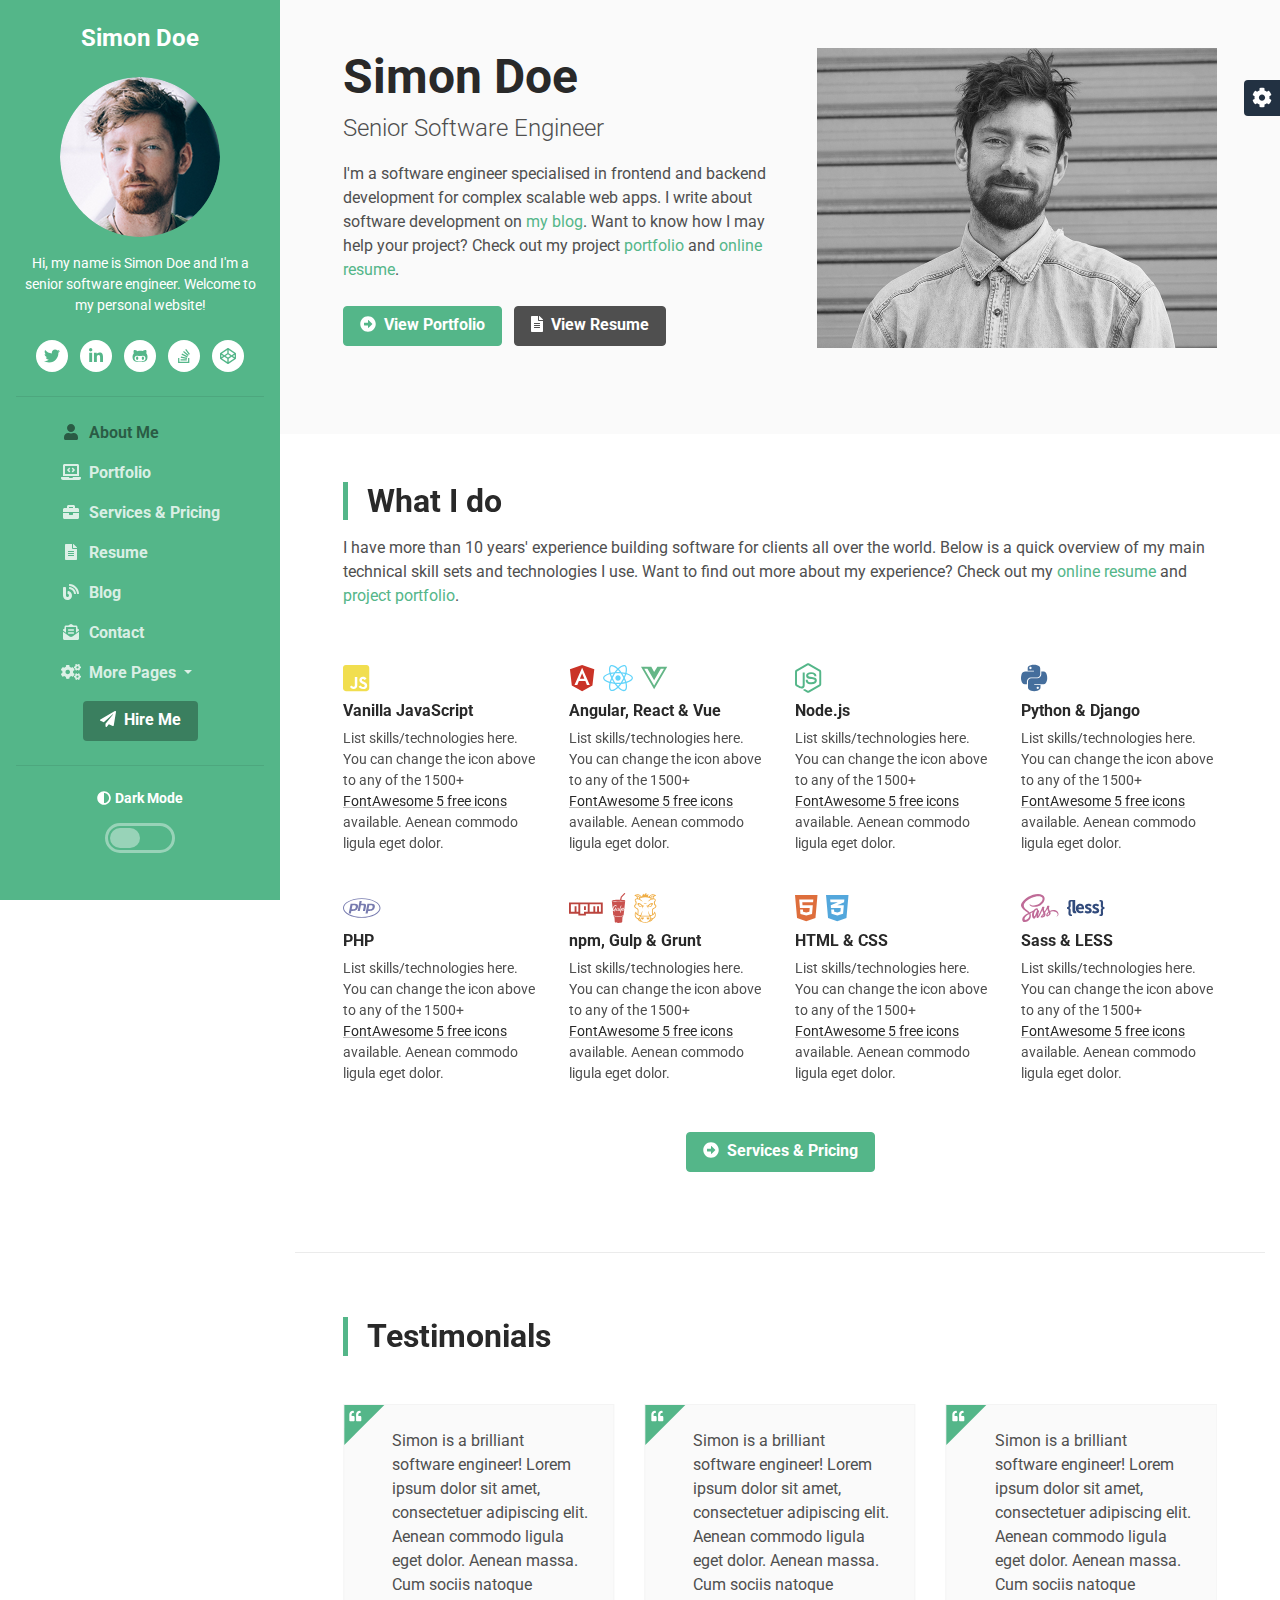
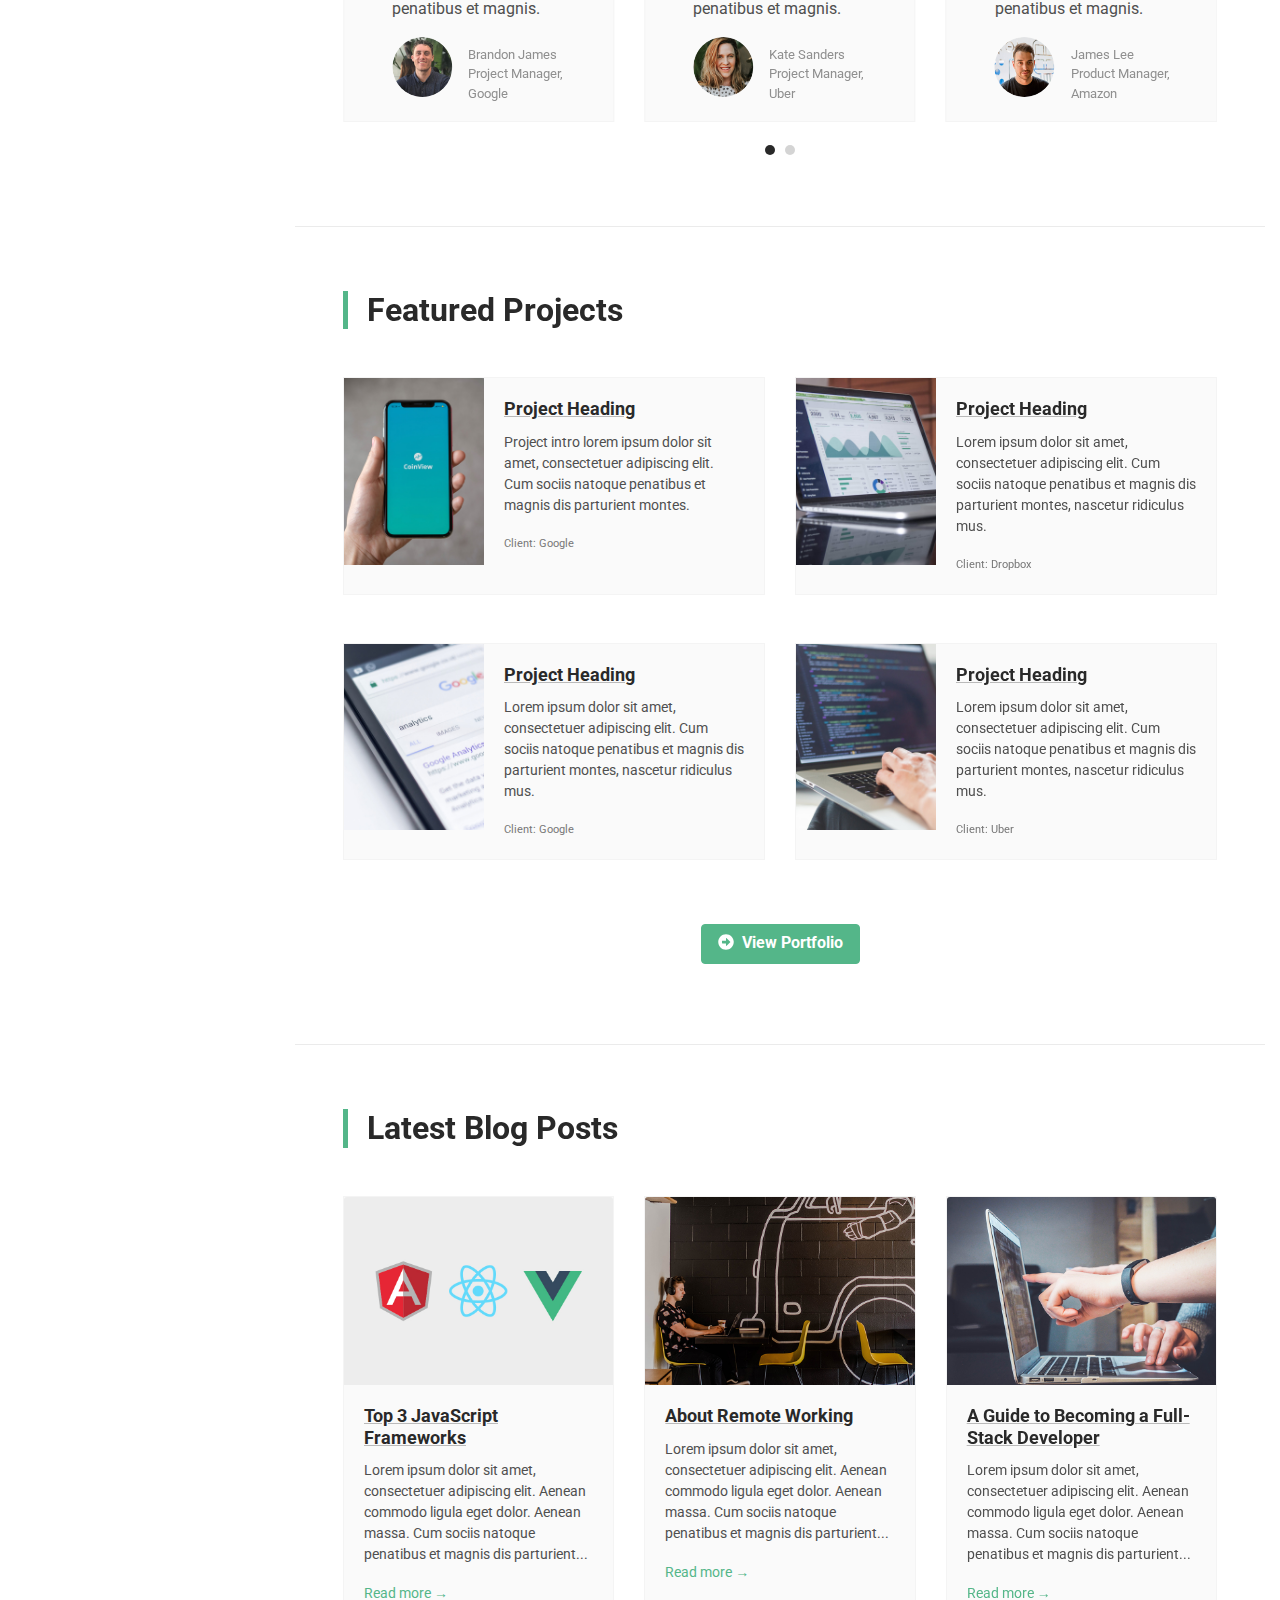
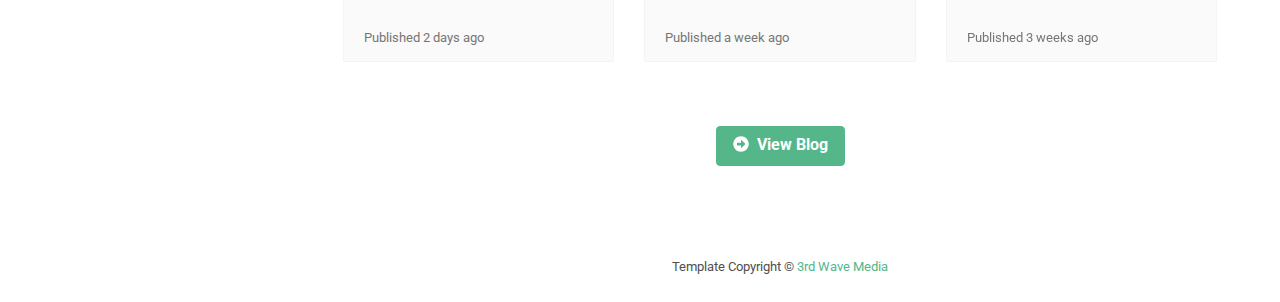
<file: themes.3rdwavemedia.com/devcard/bs4/index-2.html>
<!DOCTYPE html>
<html lang="en"> 

<!-- Mirrored from themes.3rdwavemedia.com/devcard/bs4/index.html by HTTrack Website Copier/3.x [XR&CO'2014], Tue, 22 Dec 2020 16:22:36 GMT -->
<head>
	<title>DevCard - Bootstrap 4 vCard &amp; Portfolio Template For Developers</title>
	
	<!-- Meta -->
	<meta charset="utf-8">
	<meta http-equiv="X-UA-Compatible" content="IE=edge">
	<meta name="viewport" content="width=device-width, initial-scale=1.0">
	<meta name="description" content="DevCard Bootstrap 4 Template">
	<meta name="author" content="Xiaoying Riley at 3rd Wave Media">    
	<link rel="shortcut icon" href="favicon.ico"> 
	
	<!-- Google Fonts -->
	<link href="https://fonts.googleapis.com/css?family=Roboto:300,400,500,700" rel="stylesheet">
	
	<!-- FontAwesome JS -->
    <script defer src="assets/fontawesome/js/all.js"></script>
    
    <!-- Plugin CSS -->
    <link rel="stylesheet" href="assets/plugins/tiny-slider/tiny-slider.css">

	<!-- Theme CSS -->  
	<link id="theme-style" rel="stylesheet" href="assets/css/theme-1.css">

</head> 

<body>
	
	<header class="header text-center">	    
		<div class="force-overflow">
			<h1 class="blog-name pt-lg-4 mb-0"><a href="index-2.html">Simon Doe</a></h1>
			
			<nav class="navbar navbar-expand-lg navbar-dark" >
				
				<button class="navbar-toggler" type="button" data-toggle="collapse" data-target="#navigation" aria-controls="navigation" aria-expanded="false" aria-label="Toggle navigation">
					<span class="navbar-toggler-icon"></span>
				</button>
				
				<div id="navigation" class="collapse navbar-collapse flex-column" >
					<div class="profile-section pt-3 pt-lg-0">
						<img class="profile-image mb-3 rounded-circle mx-auto" src="assets/images/profile.png" alt="image" >			
						
						<div class="bio mb-3">Hi, my name is Simon Doe and I'm a senior software engineer. Welcome to my personal website!</div><!--//bio-->
						<ul class="social-list list-inline py-2 mx-auto">
							<li class="list-inline-item"><a href="#"><i class="fab fa-twitter fa-fw"></i></a></li>
							<li class="list-inline-item"><a href="#"><i class="fab fa-linkedin-in fa-fw"></i></a></li>
							<li class="list-inline-item"><a href="#"><i class="fab fa-github-alt fa-fw"></i></a></li>
							<li class="list-inline-item"><a href="#"><i class="fab fa-stack-overflow fa-fw"></i></a></li>
							<li class="list-inline-item"><a href="#"><i class="fab fa-codepen fa-fw"></i></a></li>
						</ul><!--//social-list-->
						<hr> 
					</div><!--//profile-section-->
					
					<ul class="navbar-nav flex-column text-left">
						<li class="nav-item active">
							<a class="nav-link" href="index-2.html"><i class="fas fa-user fa-fw mr-2"></i>About Me<span class="sr-only">(current)</span></a>
						</li>
						<li class="nav-item">
							<a class="nav-link" href="portfolio.html"><i class="fas fa-laptop-code fa-fw mr-2"></i>Portfolio</a>
						</li>
						<li class="nav-item">
							<a class="nav-link" href="services.html"><i class="fas fa-briefcase fa-fw mr-2"></i>Services &amp; Pricing</a>
						</li>
						<li class="nav-item">
							<a class="nav-link" href="resume.html"><i class="fas fa-file-alt fa-fw mr-2"></i>Resume</a>
						</li>
						<li class="nav-item">
							<a class="nav-link" href="blog-home.html"><i class="fas fa-blog fa-fw mr-2"></i>Blog</a>
						</li>
						<li class="nav-item">
							<a class="nav-link" href="contact.html"><i class="fas fa-envelope-open-text fa-fw mr-2"></i>Contact</a>
						</li>
						<li class="nav-item dropdown">
							<a class="nav-link dropdown-toggle" href="#" id="navbarDropdown" role="button" data-toggle="dropdown" aria-haspopup="true" aria-expanded="false">
								<i class="fas fa-cogs fa-fw mr-2"></i>More Pages
							</a>
							<div class="dropdown-menu" aria-labelledby="navbarDropdown">
								<a class="dropdown-item" href="project.html">Project Page</a>
								<a class="dropdown-item" href="blog-home.html">Blog Home 1</a>
								<a class="dropdown-item" href="blog-home-alt.html">Blog Home 2</a>
								<a class="dropdown-item" href="blog-post.html">Blog Post</a>
							</div>
						</li>
					</ul>
					
					<div class="my-2">
						<a class="btn btn-primary" href="contact.html" target="_blank"><i class="fas fa-paper-plane mr-2"></i>Hire Me</a>
					</div>
					
	
					<div class="dark-mode-toggle text-center w-100">
						<hr class="mb-4">
					    <h4 class="toggle-name mb-3 "><i class="fas fa-adjust mr-1"></i>Dark Mode</h4>
					    
					    <input class="toggle" id="darkmode" type="checkbox">
					    <label class="toggle-btn mx-auto mb-0" for="darkmode"></label>
					    
					</div><!--//dark-mode-toggle-->
					
				</div>
			</nav>
		</div><!--//force-overflow-->
	</header>
	
	<div class="main-wrapper">
		
		<section class="about-me-section p-3 p-lg-5 theme-bg-light">
			<div class="container">
				<div class="profile-teaser media flex-column flex-lg-row">
					
					<div class="media-body">
						<h2 class="name font-weight-bold mb-1">Simon Doe</h2>
						<div class="tagline mb-3">Senior Software Engineer</div>
						<div class="bio mb-4">I'm a software engineer specialised in frontend and backend development for complex scalable web apps. I write about software development on <a class="link-on-bg" href="blog-home.html">my blog</a>. Want to know how I may help your project? Check out my project <a class="link-on-bg" href="projects.html">portfolio</a> and <a class="link-on-bg" href="resume.html">online resume</a>.
						</div><!--//bio-->
						<div class="mb-4">
							<a class="btn btn-primary mr-2 mb-3" href="portfolio.html"><i class="fas fa-arrow-alt-circle-right mr-2"></i><span class="d-none d-md-inline">View</span> Portfolio</a>
							<a class="btn btn-secondary mb-3" href="resume.html"><i class="fas fa-file-alt mr-2"></i><span class="d-none d-md-inline">View</span> Resume</a>
						</div>
					</div><!--//media-body-->
					<img class="profile-image mb-3 mb-lg-0 ml-lg-5 mr-md-0" src="assets/images/profile-lg.jpg" alt="">
				</div>
			</div>
		</section><!--//about-me-section-->
		
		<section class="overview-section p-3 p-lg-5">
			<div class="container">
				<h2 class="section-title font-weight-bold mb-3">What I do</h2>
				<div class="section-intro mb-5">I have more than 10 years' experience building software for clients all over the world. Below is a quick overview of my main technical skill sets and technologies I use. Want to find out more about my experience? Check out my <a href="resume.html">online resume</a> and <a href="portfolio.html">project portfolio</a>.</div>
				<div class="row">
					<div class="item col-6 col-lg-3">
						<div class="item-inner">
							<div class="item-icon"><i class="fab fa-js-square"></i></div>
							<h3 class="item-title">Vanilla JavaScript</h3>
							<div class="item-desc">List skills/technologies here. You can change the icon above to any of the 1500+ <a class="theme-link" href="https://fontawesome.com/" target="_blank">FontAwesome 5 free icons</a> available. Aenean commodo ligula eget dolor.</div>
						</div><!--//item-inner-->
					</div><!--//item-->
					<div class="item col-6 col-lg-3">
						<div class="item-inner">
							<div class="item-icon"><i class="fab fa-angular mr-2"></i><i class="fab fa-react mr-2"></i><i class="fab fa-vuejs"></i></div>
							<h3 class="item-title">Angular, React &amp;  Vue</h3>
							<div class="item-desc">List skills/technologies here. You can change the icon above to any of the 1500+ <a class="theme-link" href="https://fontawesome.com/" target="_blank">FontAwesome 5 free icons</a> available. Aenean commodo ligula eget dolor.  </div>
						</div><!--//item-inner-->
					</div><!--//item-->
					
					<div class="item col-6 col-lg-3">
						<div class="item-inner">
							<div class="item-icon"><i class="fab fa-node-js"></i></div>
							<h3 class="item-title">Node.js</h3>
							<div class="item-desc">List skills/technologies here. You can change the icon above to any of the 1500+ <a class="theme-link" href="https://fontawesome.com/" target="_blank">FontAwesome 5 free icons</a> available. Aenean commodo ligula eget dolor.  </div>
						</div><!--//item-inner-->
					</div><!--//item-->
					
					<div class="item col-6 col-lg-3">
						<div class="item-inner">
							<div class="item-icon"><i class="fab fa-python"></i></div>
							<h3 class="item-title">Python &amp; Django</h3>
							<div class="item-desc">List skills/technologies here. You can change the icon above to any of the 1500+ <a class="theme-link" href="https://fontawesome.com/" target="_blank">FontAwesome 5 free icons</a> available. Aenean commodo ligula eget dolor.  </div>
						</div><!--//item-inner-->
					</div><!--//item-->
					<div class="item col-6 col-lg-3">
						<div class="item-inner">
							<div class="item-icon"><i class="fab fa-php"></i></div>
							<h3 class="item-title">PHP</h3>
							<div class="item-desc">List skills/technologies here. You can change the icon above to any of the 1500+ <a class="theme-link" href="https://fontawesome.com/" target="_blank">FontAwesome 5 free icons</a> available. Aenean commodo ligula eget dolor.  </div>
						</div><!--//item-inner-->
					</div><!--//item-->
					<div class="item col-6 col-lg-3">
						<div class="item-inner">
							<div class="item-icon"><i class="fab fa-npm mr-2"></i><i class="fab fa-gulp mr-2"></i><i class="fab fa-grunt"></i></div>
							<h3 class="item-title">npm, Gulp &amp; Grunt</h3>
							<div class="item-desc">List skills/technologies here. You can change the icon above to any of the 1500+ <a class="theme-link" href="https://fontawesome.com/" target="_blank">FontAwesome 5 free icons</a> available. Aenean commodo ligula eget dolor.  </div>
						</div><!--//item-inner-->
					</div><!--//item-->
					<div class="item col-6 col-lg-3">
						<div class="item-inner">
							<div class="item-icon"><i class="fab fa-html5 mr-2"></i><i class="fab fa-css3-alt"></i></div>
							<h3 class="item-title">HTML &amp; CSS</h3>
							<div class="item-desc">List skills/technologies here. You can change the icon above to any of the 1500+ <a class="theme-link" href="https://fontawesome.com/" target="_blank">FontAwesome 5 free icons</a> available. Aenean commodo ligula eget dolor.  </div>
						</div><!--//item-inner-->
					</div><!--//item-->
					<div class="item col-6 col-lg-3">
						<div class="item-inner">
							<div class="item-icon"><i class="fab fa-sass mr-2"></i><i class="fab fa-less"></i></div>
							<h3 class="item-title">Sass &amp; LESS</h3>
							<div class="item-desc">List skills/technologies here. You can change the icon above to any of the 1500+ <a class="theme-link" href="https://fontawesome.com/" target="_blank">FontAwesome 5 free icons</a> available. Aenean commodo ligula eget dolor.  </div>
						</div><!--//item-inner-->
					</div><!--//item-->
				</div><!--//row-->
				<div class="text-center py-3"><a href="services.html" class="btn btn-primary"><i class="fas fa-arrow-alt-circle-right mr-2"></i>Services &amp; Pricing
					
				</a></div>
				
			</div><!--//container-->
		</section>
		
		<div class="container"><hr></div>
		
		<section class="testimonials-section p-3 p-lg-5">
			<div class="container">
				<h2 class="section-title font-weight-bold mb-5">Testimonials</h2>
				
				<div class="testiomonial-carousel-container">
					<div class="testimonial-carousel  tiny-slider">
	                    <div class="item">
							<div class="item-inner">
								<div class="quote-holder">
									<blockquote class="quote-content">
										Simon is a brilliant software engineer! Lorem ipsum dolor sit amet, consectetuer adipiscing elit. Aenean commodo ligula eget dolor. Aenean massa. Cum sociis natoque penatibus et magnis.
									</blockquote>
									<i class="fas fa-quote-left"></i>
								</div><!--//quote-holder-->
								<div class="source-holder">
									<div class="source-profile">
										<img src="assets/images/clients/profile-1.png" alt="image"/>
									</div>
									<div class="meta">
										<div class="name">Brandon James</div>
										<div class="info">Project Manager, Google</div>
									</div>
								</div>
							</div><!--//item-inner-->
						</div><!--//item-->
						
						<div class="item">
							<div class="item-inner">
								<div class="quote-holder">
									<blockquote class="quote-content">
										Simon is a brilliant software engineer! Lorem ipsum dolor sit amet, consectetuer adipiscing elit. Aenean commodo ligula eget dolor. Aenean massa. Cum sociis natoque penatibus et magnis.
									</blockquote>
									<i class="fas fa-quote-left"></i>
								</div><!--//quote-holder-->
								<div class="source-holder">
									<div class="source-profile">
										<img src="assets/images/clients/profile-2.png" alt="image"/>
									</div>
									<div class="meta">
										<div class="name">Kate Sanders</div>
										<div class="info">Project Manager, Uber</div>
									</div>
								</div>
							</div><!--//item-inner-->
						</div><!--//item-->
						
						<div class="item">
							<div class="item-inner">
								<div class="quote-holder">
									<blockquote class="quote-content">
										Simon is a brilliant software engineer! Lorem ipsum dolor sit amet, consectetuer adipiscing elit. Aenean commodo ligula eget dolor. Aenean massa. Cum sociis natoque penatibus et magnis.
									</blockquote>
									<i class="fas fa-quote-left"></i>
								</div><!--//quote-holder-->
								<div class="source-holder">
									<div class="source-profile">
										<img src="assets/images/clients/profile-3.png" alt="image"/>
									</div>
									<div class="meta">
										<div class="name">James Lee</div>
										<div class="info">Product Manager, Amazon</div>
									</div>
								</div>
						    </div><!--//item-inner-->
						</div><!--//item-->
						
						<div class="item">
							<div class="item-inner">
								<div class="quote-holder">
									<blockquote class="quote-content">
										Simon is a brilliant software engineer! Lorem ipsum dolor sit amet, consectetuer adipiscing elit. Aenean commodo ligula eget dolor. Aenean massa. Cum sociis natoque penatibus et magnis.
									</blockquote>
									<i class="fas fa-quote-left"></i>
								</div><!--//quote-holder-->
								<div class="source-holder">
									<div class="source-profile">
										<img src="assets/images/clients/profile-4.png" alt="image"/>
									</div>
									<div class="meta">
										<div class="name">James Lee</div>
										<div class="info">Product Manager, Amazon</div>
									</div>
								</div>
						    </div><!--//item-inner-->
						</div><!--//item-->
						
						<div class="item">
							<div class="item-inner">
								<div class="quote-holder">
									<blockquote class="quote-content">
										Simon is a brilliant software engineer! Lorem ipsum dolor sit amet, consectetuer adipiscing elit. Aenean commodo ligula eget dolor. Aenean massa. Cum sociis natoque penatibus et magnis.
									</blockquote>
									<i class="fas fa-quote-left"></i>
								</div><!--//quote-holder-->
								<div class="source-holder">
									<div class="source-profile">
										<img src="assets/images/clients/profile-5.png" alt="image"/>
									</div>
									<div class="meta">
										<div class="name">Olivia White</div>
										<div class="info">Product Manager, Dropbox</div>
									</div>
								</div>
						    </div><!--//item-inner-->
						</div><!--//item-->
						
						<div class="item">
							<div class="item-inner">
								<div class="quote-holder">
									<blockquote class="quote-content">
										Simon is a brilliant software engineer! Lorem ipsum dolor sit amet, consectetuer adipiscing elit. Aenean commodo ligula eget dolor. Aenean massa. Cum sociis natoque penatibus et magnis.
									</blockquote>
									<i class="fas fa-quote-left"></i>
								</div><!--//quote-holder-->
								<div class="source-holder">
									<div class="source-profile">
										<img src="assets/images/clients/profile-6.png" alt="image"/>
									</div>
									<div class="meta">
										<div class="name">Samuel Reyes</div>
										<div class="info">CTO, StartupHub</div>
									</div>
								</div>
						    </div><!--//item-inner-->
						</div><!--//item-->
					</div><!--//testimonial-carousel-->	
				</div><!--//testimonial-carousel-container-->	
			</div><!--//container-->
		</section><!--//testimonials-section-->
		
		<div class="container"><hr></div>
		
		<section class="featured-section p-3 p-lg-5">
			<div class="container">
				<h2 class="section-title font-weight-bold mb-5">Featured Projects</h2>
				<div class="row">
					<div class="col-md-6 mb-5">
						<div class="card project-card">
							<div class="row no-gutters">
								<div class="col-lg-4 card-img-holder">
									<img src="assets/images/project/project-1.jpg" class="card-img" alt="image">
								</div>
								<div class="col-lg-8">
									<div class="card-body">
										<h5 class="card-title"><a href="project.html" class="theme-link">Project Heading</a></h5>
										<p class="card-text">Project intro lorem ipsum dolor sit amet, consectetuer adipiscing elit. Cum sociis natoque penatibus et magnis dis parturient montes.</p>
										<p class="card-text"><small class="text-muted">Client: Google</small></p>
									</div>
								</div>
							</div>
							<div class="link-mask">
								<a class="link-mask-link" href="project.html"></a>
								<div class="link-mask-text">
									<a class="btn btn-secondary" href="project.html">
										<i class="fas fa-eye mr-2"></i>View Case Study
									</a>
								</div>
							</div><!--//link-mask-->
						</div><!--//card-->
					</div><!--//col-->
					<div class="col-md-6 mb-5">	
						<div class="card project-card">
							<div class="row no-gutters">
								<div class="col-lg-4 card-img-holder">
									<img src="assets/images/project/project-2.jpg" class="card-img" alt="image">
								</div>
								<div class="col-lg-8">
									<div class="card-body">
										<h5 class="card-title"><a href="project.html" class="theme-link">Project Heading</a></h5>
										<p class="card-text">Lorem ipsum dolor sit amet, consectetuer adipiscing elit. Cum sociis natoque penatibus et magnis dis parturient montes, nascetur ridiculus mus. </p>
										<p class="card-text"><small class="text-muted">Client: Dropbox</small></p>
									</div>
								</div>
							</div>
							<div class="link-mask">
								<a class="link-mask-link" href="project.html"></a>
								<div class="link-mask-text">
									<a class="btn btn-secondary" href="project.html">
										<i class="fas fa-eye mr-2"></i>View Case Study
									</a>
								</div>
							</div><!--//link-mask-->
						</div><!--//card-->
					</div><!--//col-->
					<div class="col-md-6 mb-5">
						<div class="card project-card">
							<div class="row no-gutters">
								<div class="col-lg-4 card-img-holder">
									<img src="assets/images/project/project-3.jpg" class="card-img" alt="image">
								</div>
								<div class="col-lg-8">
									<div class="card-body">
										<h5 class="card-title"><a href="project.html" class="theme-link">Project Heading</a></h5>
										<p class="card-text">Lorem ipsum dolor sit amet, consectetuer adipiscing elit. Cum sociis natoque penatibus et magnis dis parturient montes, nascetur ridiculus mus. </p>
										<p class="card-text"><small class="text-muted">Client: Google</small></p>
									</div>
								</div>
							</div>
							<div class="link-mask">
								<a class="link-mask-link" href="project.html"></a>
								<div class="link-mask-text">
									<a class="btn btn-secondary" href="project.html">
										<i class="fas fa-eye mr-2"></i>View Case Study
									</a>
								</div>
							</div><!--//link-mask-->
						</div><!--//card-->
					</div><!--//col-->
					<div class="col-md-6 mb-5">
						<div class="card project-card">
							<div class="row no-gutters">
								<div class="col-lg-4 card-img-holder">
									<img src="assets/images/project/project-4.jpg" class="card-img" alt="image">
								</div>
								<div class="col-lg-8">
									<div class="card-body">
										<h5 class="card-title"><a href="project.html" class="theme-link">Project Heading</a></h5>
										<p class="card-text">Lorem ipsum dolor sit amet, consectetuer adipiscing elit. Cum sociis natoque penatibus et magnis dis parturient montes, nascetur ridiculus mus. </p>
										<p class="card-text"><small class="text-muted">Client: Uber</small></p>
									</div>
								</div>
							</div>
							<div class="link-mask">
								<a class="link-mask-link" href="project.html"></a>
								<div class="link-mask-text">
									<a class="btn btn-secondary" href="project.html">
										<i class="fas fa-eye mr-2"></i>View Case Study
									</a>
								</div>
							</div><!--//link-mask-->
						</div><!--//card-->
					</div><!--//col-->
				</div><!--//row-->
				<div class="text-center py-3"><a href="portfolio.html" class="btn btn-primary"><i class="fas fa-arrow-alt-circle-right mr-2"></i>View Portfolio</a></div>
				
			</div><!--//container-->
		</section><!--//featured-section-->
		
		<div class="container"><hr></div>
		
		<section class="latest-blog-section p-3 p-lg-5">
			<div class="container">
				<h2 class="section-title font-weight-bold mb-5">Latest Blog Posts</h2>
				<div class="row">
					<div class="col-md-4 mb-5">
						<div class="card blog-post-card">
							<img class="card-img-top" src="assets/images/blog/blog-post-thumb-card-1.jpg" alt="image">
							<div class="card-body">
								<h5 class="card-title"><a class="theme-link" href="blog-post.html">Top 3 JavaScript Frameworks</a></h5>
								<p class="card-text">Lorem ipsum dolor sit amet, consectetuer adipiscing elit. Aenean commodo ligula eget dolor. Aenean massa. Cum sociis natoque penatibus et magnis dis parturient...</p>
								<p class="mb-0"><a class="more-link" href="blog-post.html">Read more &rarr;</a></p>
								
							</div>
							<div class="card-footer">
								<small class="text-muted">Published 2 days ago</small>
							</div>
						</div><!--//card-->
					</div><!--//col-->
					<div class="col-md-4 mb-5">
						<div class="card blog-post-card">
							<img class="card-img-top" src="assets/images/blog/blog-post-thumb-card-2.jpg" alt="image">
							<div class="card-body">
								<h5 class="card-title"><a class="theme-link" href="blog-post.html">About Remote Working</a></h5>
								<p class="card-text">Lorem ipsum dolor sit amet, consectetuer adipiscing elit. Aenean commodo ligula eget dolor. Aenean massa. Cum sociis natoque penatibus et magnis dis parturient...</p>
								<p class="mb-0"><a class="more-link" href="blog-post.html">Read more &rarr;</a></p>
							</div>
							<div class="card-footer">
								<small class="text-muted">Published a week ago</small>
								
							</div>
						</div><!--//card-->
					</div><!--//col-->
					<div class="col-md-4 mb-5">
						<div class="card blog-post-card">
							<img class="card-img-top" src="assets/images/blog/blog-post-thumb-card-3.jpg" alt="image">
							<div class="card-body">
								<h5 class="card-title"><a class="theme-link" href="blog-post.html">A Guide to Becoming a Full-Stack Developer</a></h5>
								<p class="card-text">Lorem ipsum dolor sit amet, consectetuer adipiscing elit. Aenean commodo ligula eget dolor. Aenean massa. Cum sociis natoque penatibus et magnis dis parturient...</p>
								<p class="mb-0"><a class="more-link" href="blog-post.html">Read more &rarr;</a></p>
							</div>
							<div class="card-footer">
								<small class="text-muted">Published 3 weeks ago</small>
							</div>
						</div><!--//card-->
					</div><!--//col-->
				</div><!--//row-->
				<div class="text-center py-3"><a href="blog-home.html" class="btn btn-primary"><i class="fas fa-arrow-alt-circle-right mr-2"></i>View Blog</a></div>
			</div><!--//container-->
			
		</section><!--//latest-blog-section-->

		<footer class="footer text-center py-4">
			<small class="copyright">Template Copyright &copy; <a href="https://themes.3rdwavemedia.com/" target="_blank">3rd Wave Media</a></small>
		</footer>
		
	</div><!--//main-wrapper-->

	<!-- *****CONFIGURE STYLE (REMOVE ON YOUR PRODUCTION SITE)****** -->  
	<div id="config-panel" class="config-panel d-none d-lg-block">
		<div class="panel-inner">
			<a id="config-trigger" class="config-trigger config-panel-hide text-center" href="#"><i class="fas fa-cog mx-auto" data-fa-transform="down-6" ></i></a>
			<h5 class="panel-title">Choose Colour</h5>
			<ul id="color-options" class="list-inline mb-0">
				<li class="theme-1 active list-inline-item"><a data-style="assets/css/theme-1.css" href="#"></a></li>
				<li class="theme-2  list-inline-item"><a data-style="assets/css/theme-2.css" href="#"></a></li>
				<li class="theme-3  list-inline-item"><a data-style="assets/css/theme-3.css" href="#"></a></li>
				<li class="theme-4  list-inline-item"><a data-style="assets/css/theme-4.css" href="#"></a></li>
				<li class="theme-5  list-inline-item"><a data-style="assets/css/theme-5.css" href="#"></a></li>
				<li class="theme-6  list-inline-item"><a data-style="assets/css/theme-6.css" href="#"></a></li>
				<li class="theme-7  list-inline-item"><a data-style="assets/css/theme-7.css" href="#"></a></li>
				<li class="theme-8  list-inline-item"><a data-style="assets/css/theme-8.css" href="#"></a></li>
				<li class="theme-9  list-inline-item"><a data-style="assets/css/theme-9.css" href="#"></a></li>
				<li class="theme-10  list-inline-item"><a data-style="assets/css/theme-10.css" href="#"></a></li>
			</ul>
			<a id="config-close" class="close" href="#"><i class="fa fa-times-circle"></i></a>
		</div><!--//panel-inner-->
	</div><!--//configure-panel-->

	<!-- Javascript -->          
	<script src="assets/plugins/jquery-3.4.1.min.js"></script>
	<script src="assets/plugins/popper.min.js"></script> 
	<script src="assets/plugins/bootstrap/js/bootstrap.min.js"></script>
	
	<script src="assets/plugins/tiny-slider/min/tiny-slider.js"></script>
	<script src="assets/js/testimonials.js"></script>


	<!-- Style Switcher (REMOVE ON YOUR PRODUCTION SITE) -->
	<script src="assets/js/demo/style-switcher.js"></script>  
	
	<!-- Dark Mode -->
	<script src="assets/plugins/js-cookie.min.js"></script>
	<script src="assets/js/dark-mode.js"></script>   
	
</body>

<!-- Mirrored from themes.3rdwavemedia.com/devcard/bs4/index.html by HTTrack Website Copier/3.x [XR&CO'2014], Tue, 22 Dec 2020 16:22:36 GMT -->
</html>
</file>
<file: themes.3rdwavemedia.com/devcard/bs4/assets/plugins/tiny-slider/tiny-slider.css>
.tns-outer{padding:0 !important}.tns-outer [hidden]{display:none !important}.tns-outer [aria-controls],.tns-outer [data-action]{cursor:pointer}.tns-slider{-webkit-transition:all 0s;-moz-transition:all 0s;transition:all 0s}.tns-slider>.tns-item{-webkit-box-sizing:border-box;-moz-box-sizing:border-box;box-sizing:border-box}.tns-horizontal.tns-subpixel{white-space:nowrap}.tns-horizontal.tns-subpixel>.tns-item{display:inline-block;vertical-align:top;white-space:normal}.tns-horizontal.tns-no-subpixel:after{content:'';display:table;clear:both}.tns-horizontal.tns-no-subpixel>.tns-item{float:left}.tns-horizontal.tns-carousel.tns-no-subpixel>.tns-item{margin-right:-100%}.tns-no-calc{position:relative;left:0}.tns-gallery{position:relative;left:0;min-height:1px}.tns-gallery>.tns-item{position:absolute;left:-100%;-webkit-transition:transform 0s, opacity 0s;-moz-transition:transform 0s, opacity 0s;transition:transform 0s, opacity 0s}.tns-gallery>.tns-slide-active{position:relative;left:auto !important}.tns-gallery>.tns-moving{-webkit-transition:all 0.25s;-moz-transition:all 0.25s;transition:all 0.25s}.tns-autowidth{display:inline-block}.tns-lazy-img{-webkit-transition:opacity 0.6s;-moz-transition:opacity 0.6s;transition:opacity 0.6s;opacity:0.6}.tns-lazy-img.tns-complete{opacity:1}.tns-ah{-webkit-transition:height 0s;-moz-transition:height 0s;transition:height 0s}.tns-ovh{overflow:hidden}.tns-visually-hidden{position:absolute;left:-10000em}.tns-transparent{opacity:0;visibility:hidden}.tns-fadeIn{opacity:1;filter:alpha(opacity=100);z-index:0}.tns-normal,.tns-fadeOut{opacity:0;filter:alpha(opacity=0);z-index:-1}.tns-vpfix{white-space:nowrap}.tns-vpfix>div,.tns-vpfix>li{display:inline-block}.tns-t-subp2{margin:0 auto;width:310px;position:relative;height:10px;overflow:hidden}.tns-t-ct{width:2333.3333333%;width:-webkit-calc(100% * 70 / 3);width:-moz-calc(100% * 70 / 3);width:calc(100% * 70 / 3);position:absolute;right:0}.tns-t-ct:after{content:'';display:table;clear:both}.tns-t-ct>div{width:1.4285714%;width:-webkit-calc(100% / 70);width:-moz-calc(100% / 70);width:calc(100% / 70);height:10px;float:left}

/*# sourceMappingURL=sourcemaps/tiny-slider.css.map */
</file>
